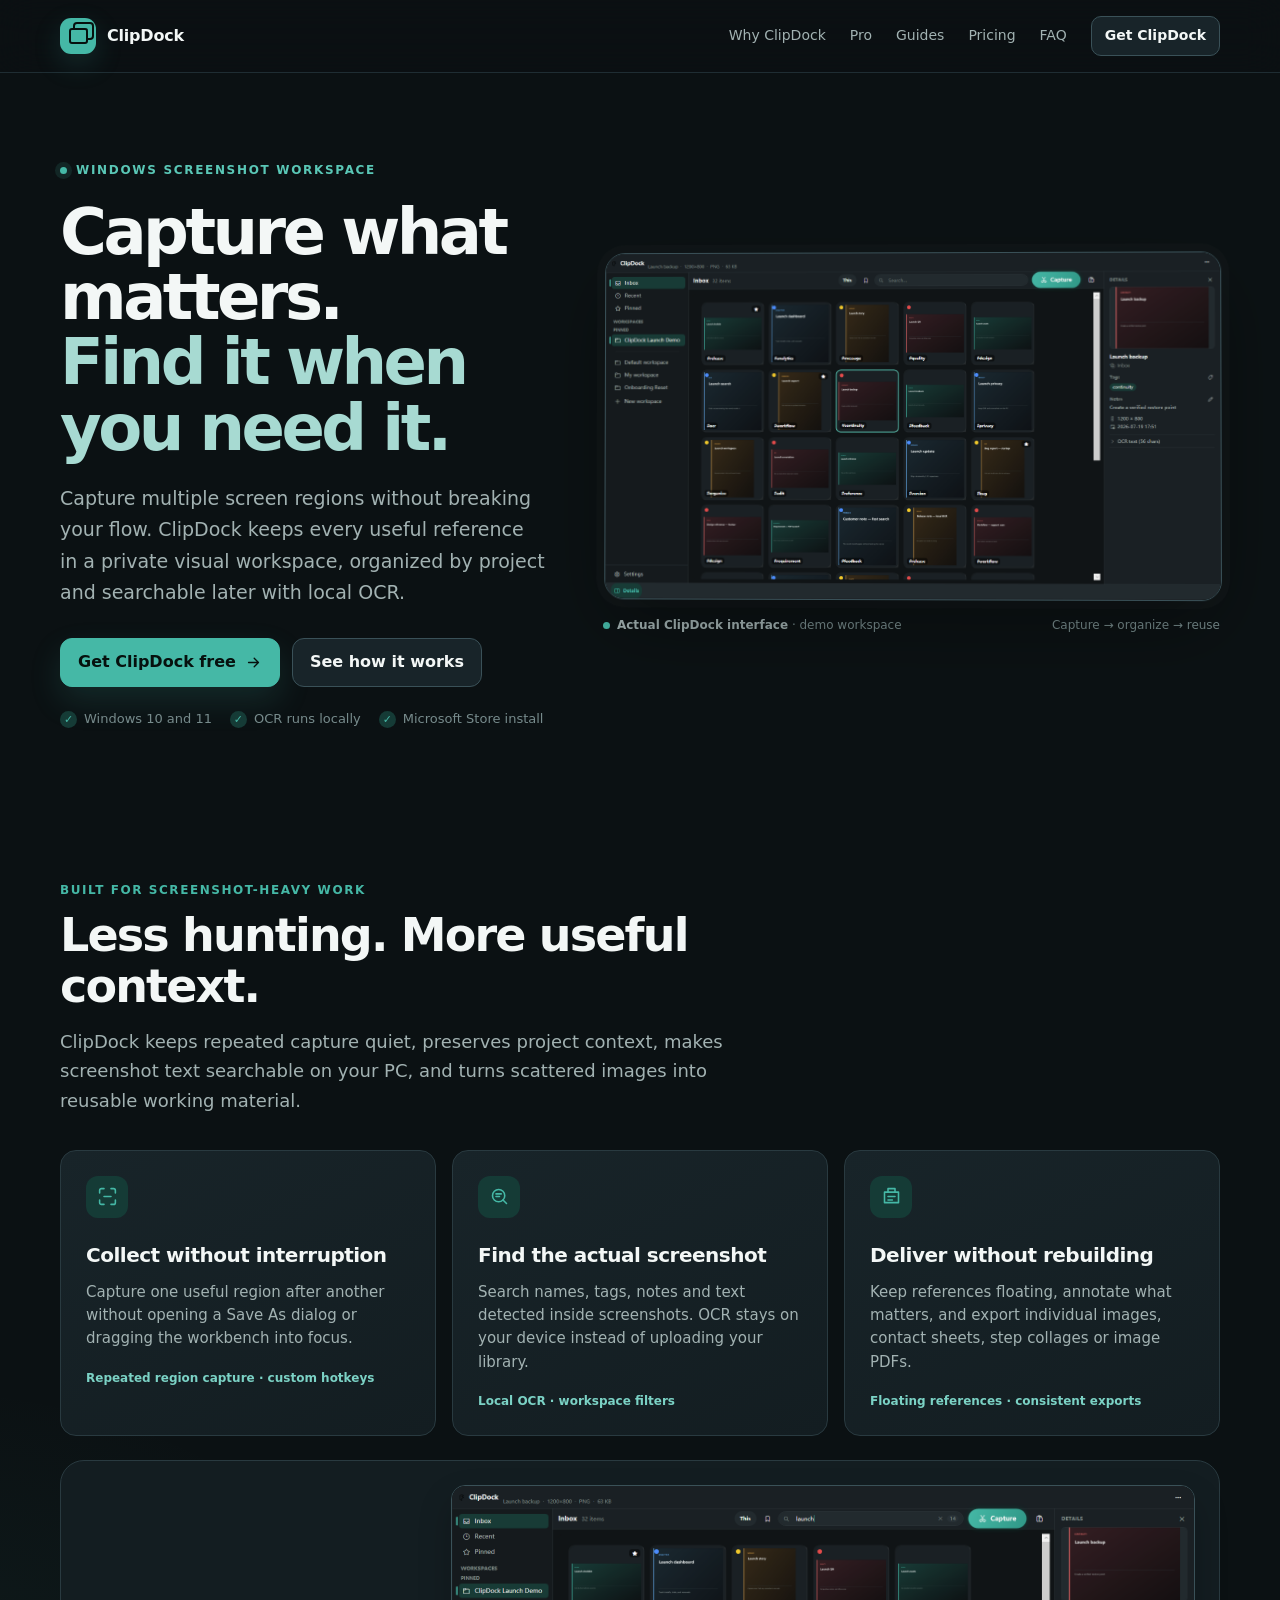
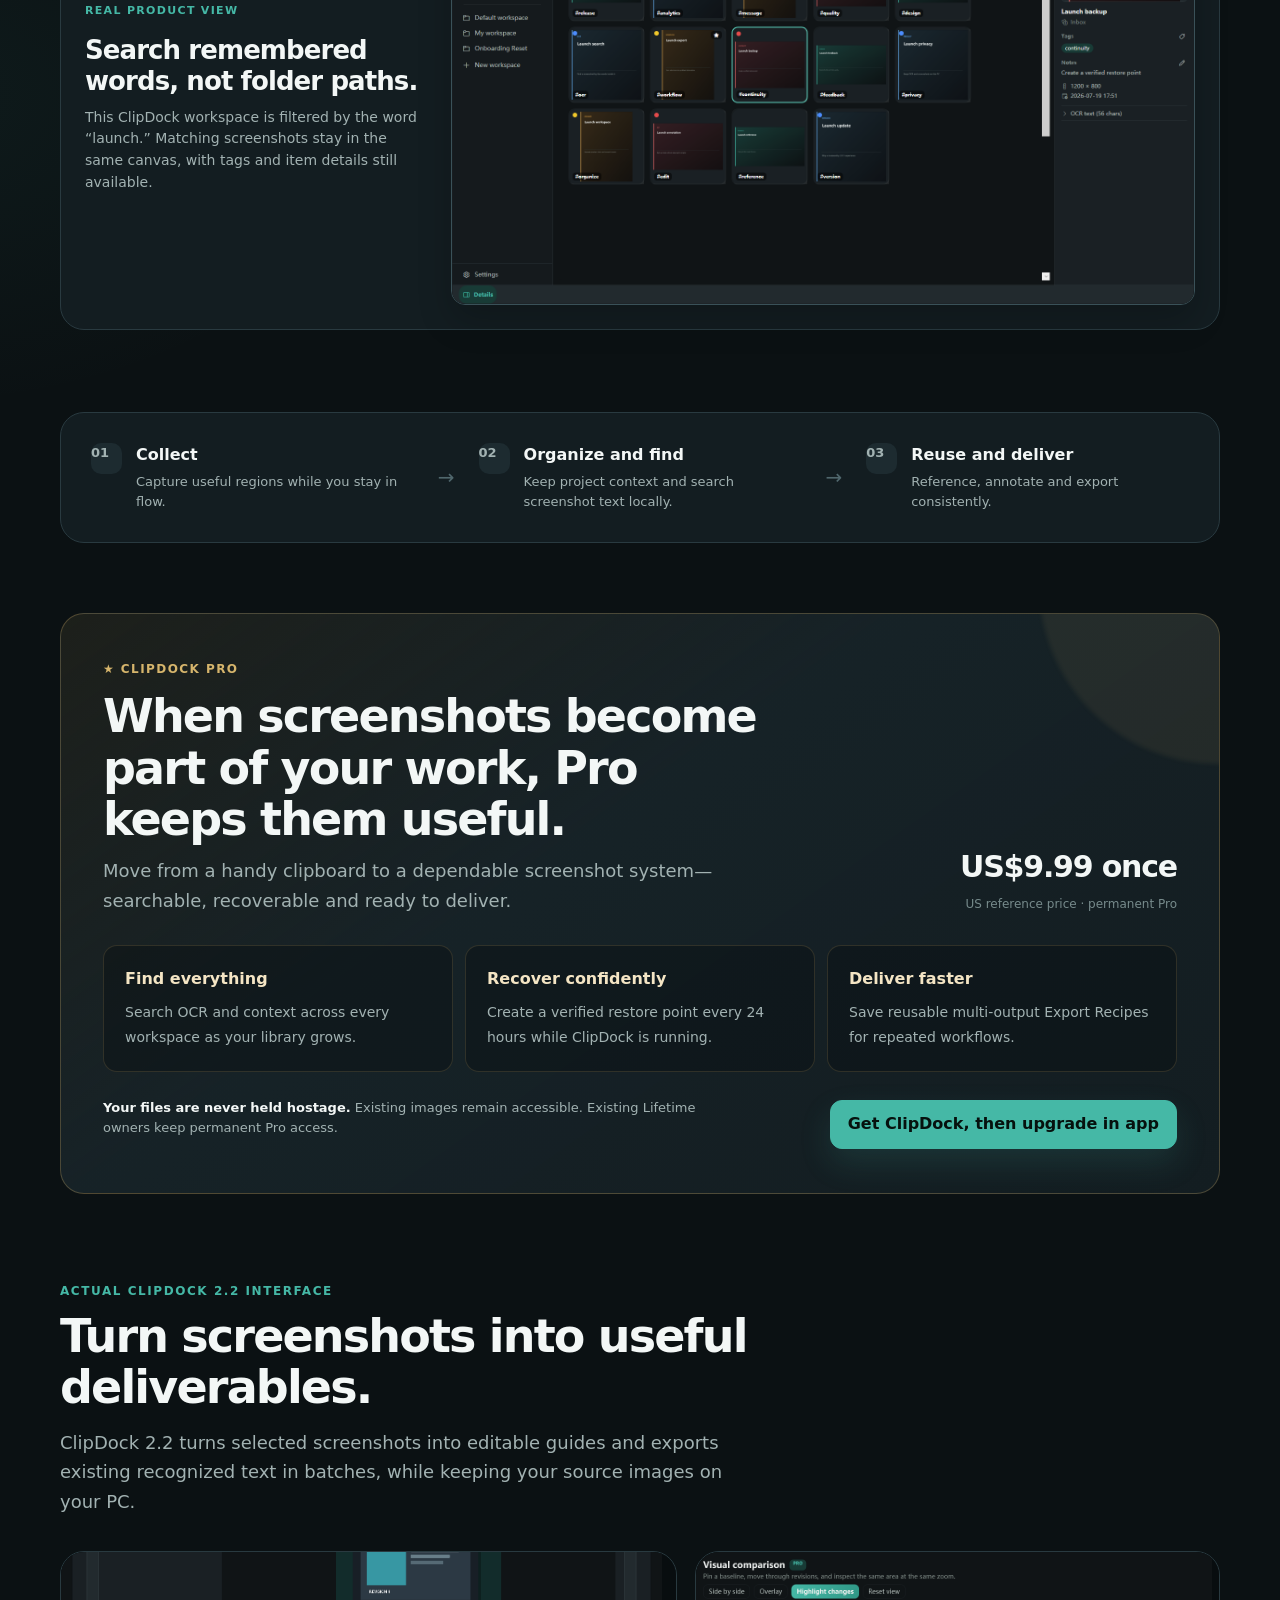
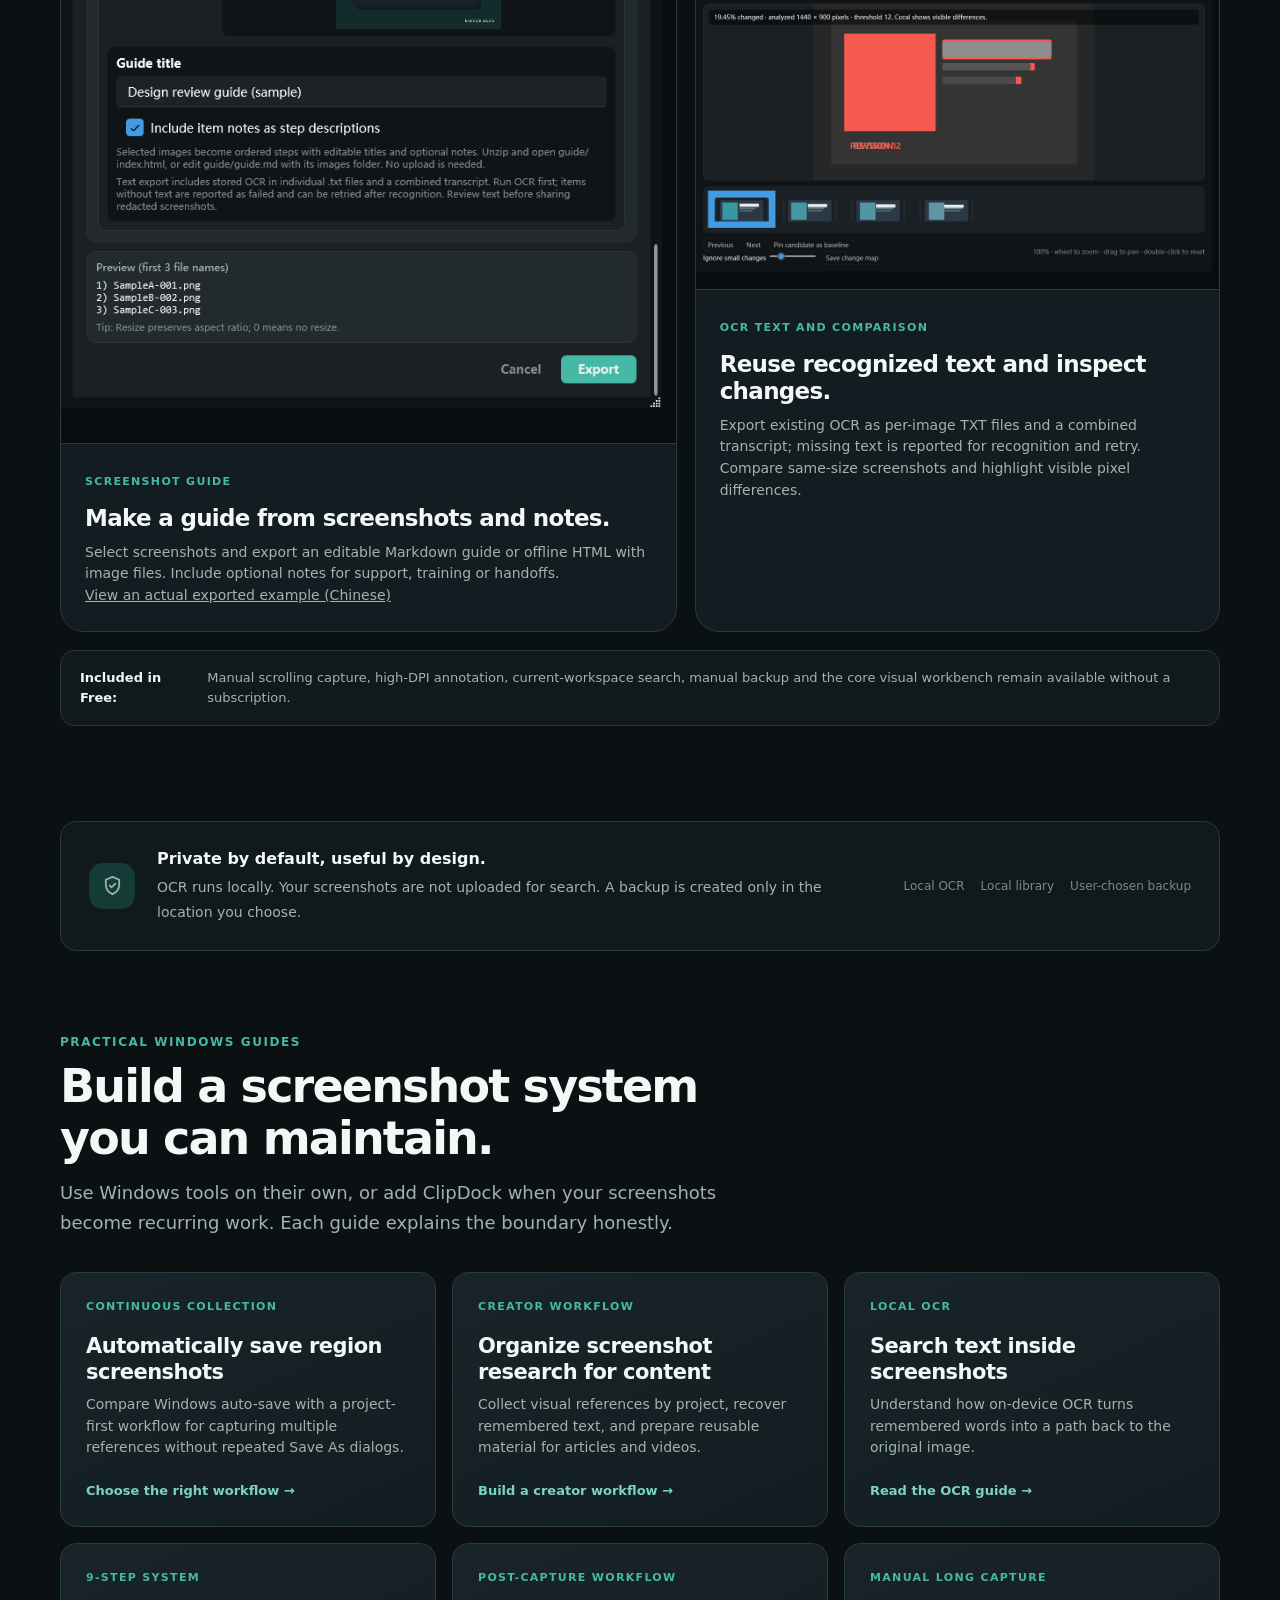
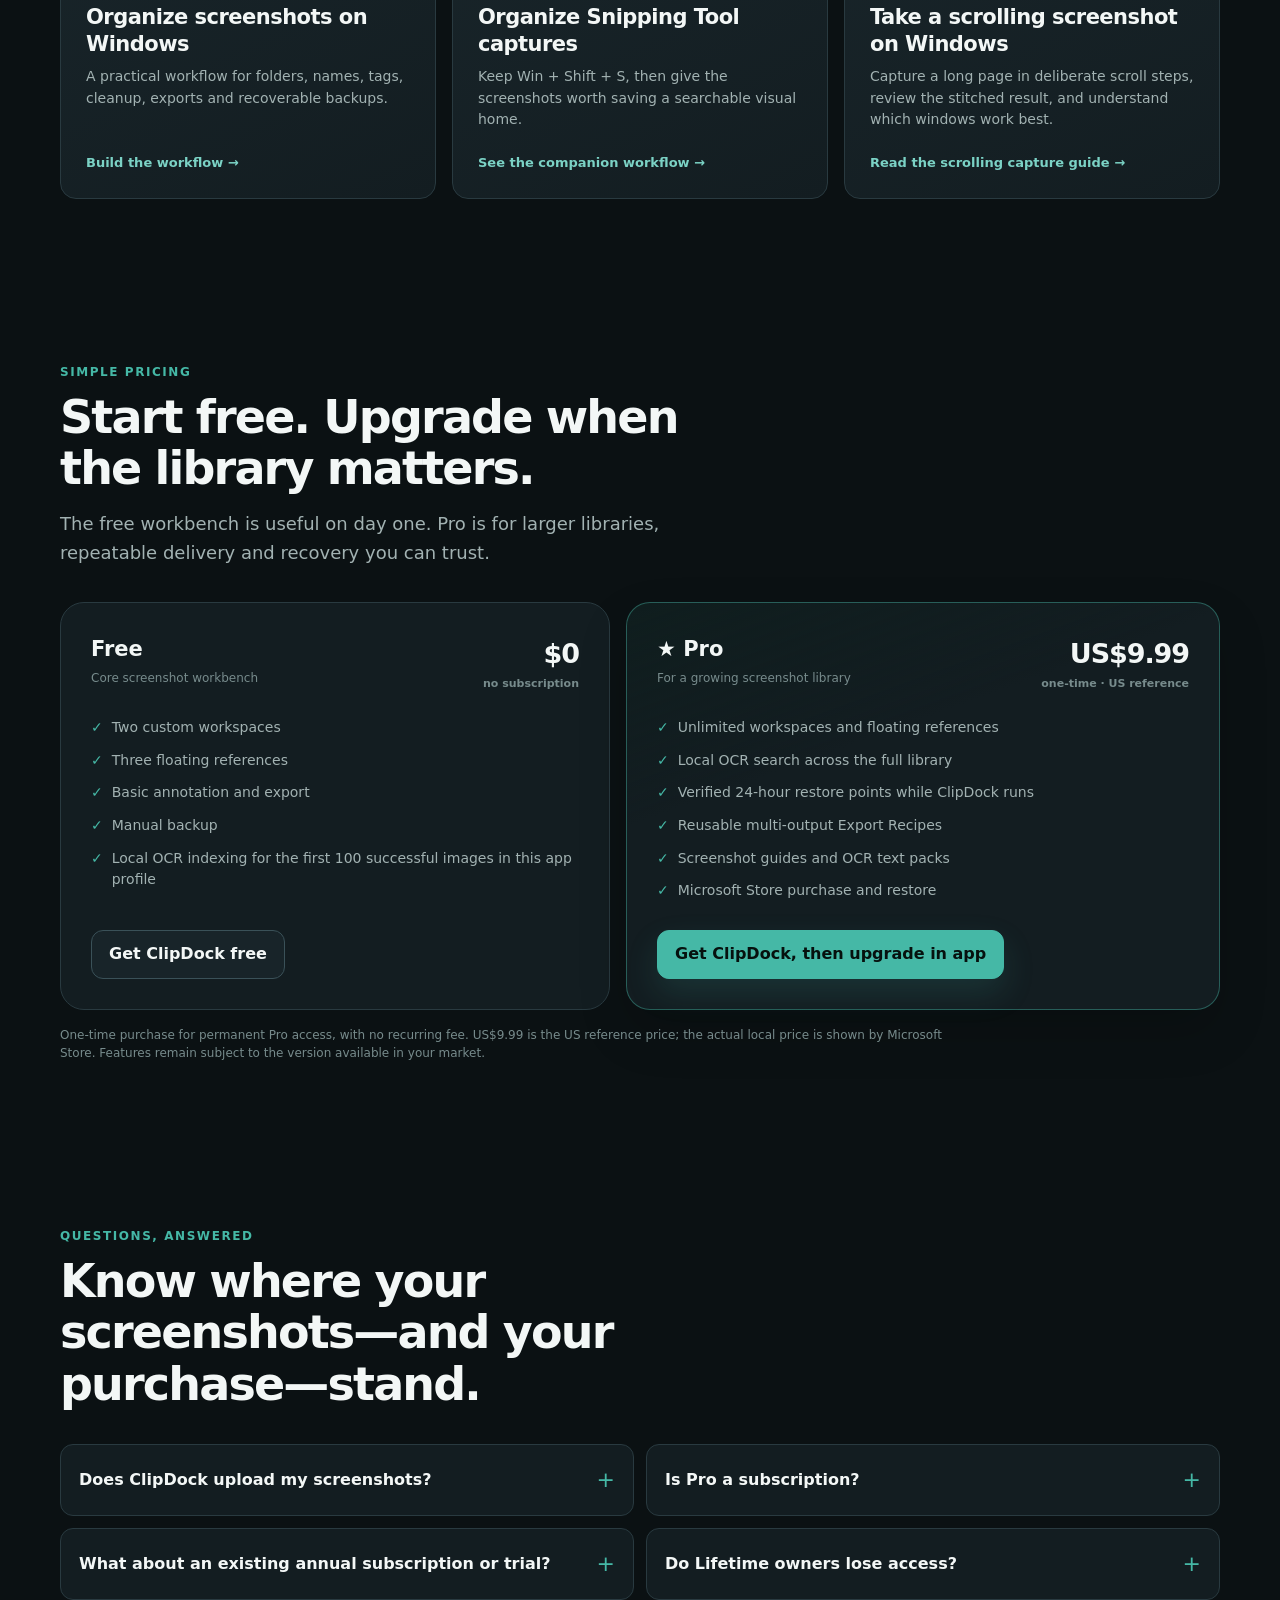
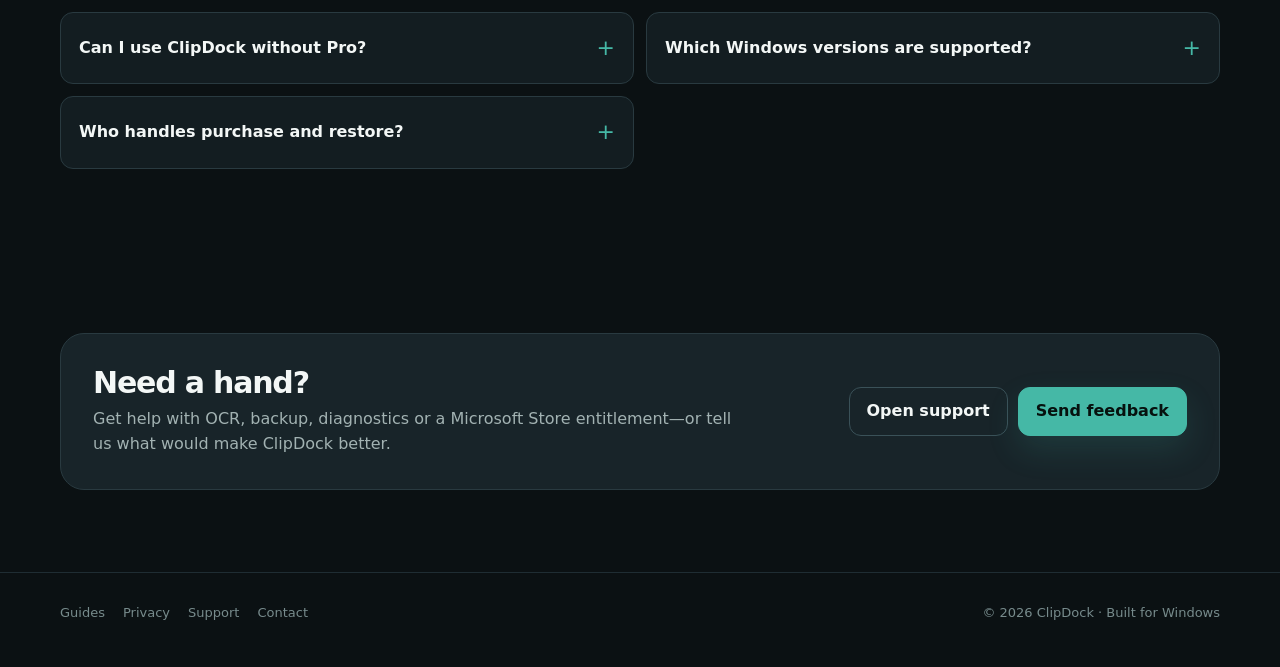
<file: index.html>
<!doctype html>
<html lang="en">
<head>
  <meta charset="utf-8" />
  <meta name="viewport" content="width=device-width,initial-scale=1" />
  <meta name="color-scheme" content="dark" />
  <meta name="theme-color" content="#0b1113" />
  <meta name="robots" content="index,follow,max-image-preview:large" />
  <meta name="description" content="Capture multiple screen regions without interrupting your work. ClipDock keeps screenshots organized in visual workspaces with private local OCR search on Windows." />
  <link rel="canonical" href="https://getclipdock.com/" />
  <link rel="icon" href="/favicon.svg" type="image/svg+xml" />
  <link rel="icon" href="/favicon-32.png" sizes="32x32" type="image/png" />
  <link rel="apple-touch-icon" href="/apple-touch-icon.png" />
  <link rel="manifest" href="/site.webmanifest" />
  <link rel="preload" as="image" href="/assets/product/clipdock-workspace-2.0.1.png" type="image/png" fetchpriority="high" />
  <meta property="og:type" content="website" />
  <meta property="og:site_name" content="ClipDock" />
  <meta property="og:locale" content="en_US" />
  <meta property="og:title" content="ClipDock — Searchable Screenshot Organizer for Windows" />
  <meta property="og:description" content="Capture references continuously, keep them organized by project, and find any screenshot later with private local OCR on Windows." />
  <meta property="og:url" content="https://getclipdock.com/" />
  <meta property="og:image" content="https://getclipdock.com/assets/og/clipdock-og.png" />
  <meta property="og:image:width" content="1200" />
  <meta property="og:image:height" content="630" />
  <meta property="og:image:alt" content="ClipDock workspace on Windows with tagged screenshot cards and the Details inspector open" />
  <meta name="twitter:card" content="summary_large_image" />
  <meta name="twitter:title" content="ClipDock — Searchable Screenshot Organizer for Windows" />
  <meta name="twitter:description" content="Capture references continuously, organize them by project, and find any screenshot later with local OCR on Windows." />
  <meta name="twitter:image" content="https://getclipdock.com/assets/og/clipdock-og.png" />
  <meta name="twitter:image:alt" content="ClipDock workspace on Windows with tagged screenshot cards and the Details inspector open" />
  <title>ClipDock — Searchable Screenshot Organizer for Windows</title>
  <style>
    :root{
      --bg:#0b1113;
      --bg-deep:#080d0f;
      --surface:#131d21;
      --surface-raised:#182429;
      --surface-high:#1d2b30;
      --border:#293a40;
      --border-strong:#3a5158;
      --text:#f3f7f6;
      --muted:#a2b2b2;
      --muted-2:#778b8c;
      --brand:#45b8a6;
      --brand-hover:#5ac7b6;
      --brand-soft:#153b36;
      --on-brand:#06110e;
      --pro:#d6b56c;
      --pro-soft:rgba(214,181,108,.12);
      --shadow:0 26px 80px rgba(0,0,0,.34);
      --radius-sm:10px;
      --radius-md:16px;
      --radius-lg:24px;
      --shell:1160px;
    }

    *{box-sizing:border-box}
    html{scroll-behavior:smooth}
    body{
      margin:0;
      min-width:320px;
      color:var(--text);
      background:
        radial-gradient(900px 520px at 78% -12%, rgba(69,184,166,.11), transparent 68%),
        radial-gradient(700px 440px at -8% 24%, rgba(69,184,166,.06), transparent 72%),
        var(--bg);
      font-family:Inter,ui-sans-serif,system-ui,-apple-system,"Segoe UI",Roboto,Arial,sans-serif;
      font-size:16px;
      line-height:1.55;
      -webkit-font-smoothing:antialiased;
    }

    a{color:inherit}
    button,a{ -webkit-tap-highlight-color:transparent }
    a:focus-visible,summary:focus-visible{
      outline:3px solid rgba(69,184,166,.55);
      outline-offset:3px;
      border-radius:8px;
    }
    .skipLink{
      position:fixed;left:16px;top:-60px;z-index:100;
      padding:10px 14px;border-radius:10px;
      background:var(--brand);color:var(--on-brand);font-weight:800;
      transition:top .18s ease;
    }
    .skipLink:focus{top:16px}
    .shell{width:min(var(--shell),calc(100% - 40px));margin-inline:auto}

    .siteHeader{
      position:sticky;top:0;z-index:50;
      border-bottom:1px solid rgba(41,58,64,.72);
      background:rgba(11,17,19,.82);
      backdrop-filter:blur(18px);
    }
    .headerInner{
      min-height:72px;display:flex;align-items:center;justify-content:space-between;gap:24px;
    }
    .brandLockup{display:inline-flex;align-items:center;gap:11px;text-decoration:none;font-weight:850;letter-spacing:-.2px}
    .brandMark{
      position:relative;display:grid;place-items:center;width:36px;height:36px;border-radius:11px;
      background:var(--brand);box-shadow:0 10px 28px rgba(69,184,166,.17);
    }
    .brandMark::before{
      content:"";width:15px;height:12px;border:2px solid var(--on-brand);border-radius:3px;
      box-shadow:5px -5px 0 -1px var(--brand),5px -5px 0 1px var(--on-brand);
    }
    .headerNav{display:flex;align-items:center;gap:24px;color:var(--muted);font-size:14px}
    .headerNav a{text-decoration:none;transition:color .16s ease}
    .headerNav a:hover{color:var(--text)}

    .button{
      display:inline-flex;align-items:center;justify-content:center;gap:9px;
      min-height:46px;padding:11px 17px;border:1px solid var(--border-strong);border-radius:12px;
      background:var(--surface-raised);color:var(--text);text-decoration:none;font-weight:800;
      transition:transform .16s ease,background .16s ease,border-color .16s ease,box-shadow .16s ease;
    }
    .button:hover{transform:translateY(-1px);background:var(--surface-high);border-color:#4c666d}
    .buttonPrimary{
      background:var(--brand);color:var(--on-brand);border-color:var(--brand);
      box-shadow:0 14px 32px rgba(69,184,166,.15);
    }
    .buttonPrimary:hover{background:var(--brand-hover);border-color:var(--brand-hover)}
    .buttonSmall{min-height:38px;padding:8px 13px;border-radius:10px;font-size:14px}
    .buttonIcon{width:17px;height:17px;stroke:currentColor;fill:none;stroke-width:1.9;stroke-linecap:round;stroke-linejoin:round}

    .hero{
      display:grid;grid-template-columns:minmax(0,.88fr) minmax(520px,1.12fr);
      align-items:center;gap:58px;padding-block:84px 70px;
    }
    .eyebrow{
      display:inline-flex;align-items:center;gap:9px;margin:0 0 20px;
      color:var(--brand-hover);font-size:12px;font-weight:850;letter-spacing:.14em;text-transform:uppercase;
    }
    .eyebrowDot{width:7px;height:7px;border-radius:50%;background:var(--brand);box-shadow:0 0 0 5px rgba(69,184,166,.12)}
    h1,h2,h3,p{margin-top:0}
    h1{margin-bottom:22px;font-size:clamp(44px,5vw,68px);line-height:1.02;letter-spacing:-.055em}
    h1 span{display:block;color:#a7dad2}
    .heroLead{max-width:590px;margin-bottom:0;color:var(--muted);font-size:19px;line-height:1.65}
    .heroActions{display:flex;align-items:center;gap:12px;flex-wrap:wrap;margin-top:30px}
    .trustList{display:flex;gap:18px;flex-wrap:wrap;margin:22px 0 0;padding:0;list-style:none;color:var(--muted-2);font-size:13px}
    .trustList li{display:flex;align-items:center;gap:7px}
    .trustCheck{display:grid;place-items:center;width:17px;height:17px;border-radius:50%;background:var(--brand-soft);color:var(--brand);font-size:11px;font-weight:900}

    .heroVisual{min-width:0}
    .productFrame{
      overflow:hidden;margin:0;border:1px solid var(--border-strong);border-radius:20px;
      background:var(--bg-deep);box-shadow:var(--shadow),0 0 0 8px rgba(255,255,255,.018);
      transform:perspective(1400px) rotateY(-1.4deg) rotateX(.7deg);
    }
    .productShot{display:block;width:100%}
    .productShot{height:auto;aspect-ratio:16/9;object-fit:cover;background:var(--bg-deep)}
    .visualCaption{display:flex;align-items:center;justify-content:space-between;gap:16px;margin-top:16px;color:var(--muted-2);font-size:12px}
    .visualCaption strong{color:var(--muted);font-weight:750}
    .captionPulse{display:inline-block;width:7px;height:7px;margin-right:7px;border-radius:50%;background:var(--brand)}

    .section{padding-block:82px}
    .sectionHead{max-width:700px;margin-bottom:34px}
    .kicker{margin-bottom:10px;color:var(--brand);font-size:12px;font-weight:850;letter-spacing:.13em;text-transform:uppercase}
    h2{margin-bottom:14px;font-size:clamp(32px,4vw,46px);line-height:1.12;letter-spacing:-.04em}
    .sectionLead{margin-bottom:0;color:var(--muted);font-size:18px;line-height:1.65}

    .outcomeGrid{display:grid;grid-template-columns:repeat(3,1fr);gap:16px}
    .outcomeCard{
      min-height:260px;padding:25px;border:1px solid var(--border);border-radius:var(--radius-md);
      background:linear-gradient(155deg,var(--surface-raised),var(--surface));
    }
    .iconTile{display:grid;place-items:center;width:42px;height:42px;border-radius:12px;background:var(--brand-soft);color:var(--brand)}
    .iconTile svg{width:21px;height:21px;fill:none;stroke:currentColor;stroke-width:1.8;stroke-linecap:round;stroke-linejoin:round}
    .outcomeCard h3{margin:22px 0 10px;font-size:20px;letter-spacing:-.025em}
    .outcomeCard p{margin:0;color:var(--muted);font-size:15px}
    .outcomeMeta{display:block;margin-top:18px;color:#7bd2c5;font-size:12px;font-weight:800}
    .featureProof{
      display:grid;grid-template-columns:minmax(240px,.62fr) minmax(520px,1.38fr);align-items:center;gap:32px;
      margin-top:24px;padding:24px;border:1px solid var(--border);border-radius:var(--radius-lg);background:var(--surface);
    }
    .featureProofCopy small{color:var(--brand);font-size:11px;font-weight:850;letter-spacing:.12em;text-transform:uppercase}
    .featureProofCopy h3{margin:14px 0 10px;font-size:26px;line-height:1.18;letter-spacing:-.035em}
    .featureProofCopy p{margin:0;color:var(--muted);font-size:14px}
    .proofFigure{overflow:hidden;margin:0;border:1px solid var(--border-strong);border-radius:14px;background:var(--bg-deep);box-shadow:0 16px 34px rgba(0,0,0,.2)}
    .proofFigure img{display:block;width:100%}
    .proofFigure img{height:auto;aspect-ratio:16/9;object-fit:cover}

    .workflowBand{
      display:grid;grid-template-columns:1fr auto 1fr auto 1fr;align-items:center;gap:24px;
      padding:30px;border:1px solid var(--border);border-radius:var(--radius-lg);background:var(--surface);
    }
    .workflowStep{display:flex;gap:14px;align-items:flex-start}
    .stepNumber{display:grid;flex:0 0 auto;place-items:center;width:31px;height:31px;border-radius:10px;background:var(--surface-high);color:var(--brand);font-size:12px;font-weight:900}
    .workflowStep strong{display:block;margin-bottom:4px}.workflowStep span{display:block;color:var(--muted);font-size:13px}
    .workflowArrow{color:#50676d;font-size:20px}

    .proSection{padding-block:70px 88px}
    .proPanel{
      position:relative;overflow:hidden;padding:42px;border:1px solid rgba(214,181,108,.28);border-radius:var(--radius-lg);
      background:linear-gradient(145deg,rgba(214,181,108,.09),rgba(24,36,41,.92) 42%,var(--surface));
    }
    .proPanel::after{content:"";position:absolute;width:360px;height:360px;right:-180px;top:-210px;border-radius:50%;background:rgba(214,181,108,.08);filter:blur(2px);pointer-events:none}
    .proTop{position:relative;z-index:1;display:flex;align-items:flex-end;justify-content:space-between;gap:28px;margin-bottom:30px}
    .proLabel{display:inline-flex;align-items:center;gap:8px;margin-bottom:13px;color:var(--pro);font-size:12px;font-weight:900;letter-spacing:.12em;text-transform:uppercase}
    .proPanel h2{max-width:680px;margin-bottom:10px}.proPanel .sectionLead{max-width:660px}
    .proPrice{text-align:right;white-space:nowrap}.proPrice strong{display:block;font-size:30px;letter-spacing:-.04em}.proPrice span{color:var(--muted-2);font-size:12px}
    .proGrid{position:relative;z-index:1;display:grid;grid-template-columns:repeat(3,1fr);gap:12px}
    .proCard{padding:21px;border:1px solid rgba(214,181,108,.16);border-radius:14px;background:rgba(8,13,15,.36)}
    .proCard strong{display:block;margin-bottom:8px;color:#f4e5c4}.proCard span{color:var(--muted);font-size:14px}
    .proBottom{position:relative;z-index:1;display:flex;align-items:center;justify-content:space-between;gap:20px;margin-top:26px}
    .proPromise{max-width:640px;color:var(--muted);font-size:13px}.proPromise b{color:var(--text)}

    .releaseSection{padding-top:0}
    .releaseGrid{display:grid;grid-template-columns:1.08fr .92fr;gap:18px}
    .releaseCard{overflow:hidden;border:1px solid var(--border);border-radius:var(--radius-lg);background:var(--surface)}
    .releaseFigure{margin:0;background:var(--bg-deep);border-bottom:1px solid var(--border)}
    .releaseFigure img{display:block;width:100%;height:auto}
    .releaseCopy{padding:24px}
    .releaseCopy small{color:var(--brand);font-size:11px;font-weight:850;letter-spacing:.12em;text-transform:uppercase}
    .releaseCopy h3{margin:12px 0 9px;font-size:23px;line-height:1.2;letter-spacing:-.03em}
    .releaseCopy p{margin:0;color:var(--muted);font-size:14px}
    .releaseNote{display:flex;align-items:flex-start;gap:11px;margin-top:18px;padding:17px 19px;border:1px solid var(--border);border-radius:14px;background:#10191c;color:var(--muted);font-size:13px}
    .releaseNote strong{color:var(--text)}

    .privacyStrip{display:grid;grid-template-columns:auto 1fr auto;align-items:center;gap:22px;padding:25px 28px;border:1px solid var(--border);border-radius:var(--radius-md);background:#10191c}
    .privacyIcon{display:grid;place-items:center;width:46px;height:46px;border-radius:14px;background:var(--brand-soft);color:var(--brand)}
    .privacyIcon svg{width:23px;height:23px;fill:none;stroke:currentColor;stroke-width:1.8;stroke-linecap:round;stroke-linejoin:round}
    .privacyStrip strong{display:block;margin-bottom:3px}.privacyStrip span{color:var(--muted);font-size:14px}
    .privacyFacts{display:flex;gap:16px;color:var(--muted-2);font-size:12px}.privacyFacts i{font-style:normal}

    .pricingGrid{display:grid;grid-template-columns:1fr 1.08fr;gap:16px}
    .priceCard{display:flex;flex-direction:column;min-height:390px;padding:30px;border:1px solid var(--border);border-radius:var(--radius-lg);background:var(--surface)}
    .priceCard.featured{border-color:rgba(69,184,166,.42);background:linear-gradient(160deg,rgba(69,184,166,.08),var(--surface) 36%);box-shadow:0 22px 50px rgba(0,0,0,.16)}
    .priceHead{display:flex;align-items:flex-start;justify-content:space-between;gap:20px}.priceName{font-size:21px;font-weight:850}.priceTag{margin-top:3px;color:var(--muted-2);font-size:12px}
    .priceAmount{text-align:right;font-size:27px;font-weight:900;letter-spacing:-.04em}.priceAmount small{display:block;color:var(--muted-2);font-size:11px;font-weight:600;letter-spacing:0}
    .featureList{display:grid;gap:11px;margin:25px 0 28px;padding:0;list-style:none;color:var(--muted);font-size:14px}
    .featureList li{display:flex;gap:9px}.featureList li::before{content:"✓";color:var(--brand);font-weight:900}
    .priceCard .button{margin-top:auto;align-self:flex-start}
    .pricingFine{max-width:900px;margin:16px 0 0;color:var(--muted-2);font-size:12px}

    .faqGrid{display:grid;grid-template-columns:1fr 1fr;gap:12px}
    details{border:1px solid var(--border);border-radius:13px;background:var(--surface);padding:0 18px}
    summary{display:flex;align-items:center;justify-content:space-between;gap:20px;padding:18px 0;cursor:pointer;font-weight:750;list-style:none}
    summary::-webkit-details-marker{display:none}
    summary::after{content:"+";color:var(--brand);font-size:22px;font-weight:400}
    details[open] summary::after{content:"−"}
    details p{margin:0 0 18px;color:var(--muted);font-size:14px}

    .guideGridHome{display:grid;grid-template-columns:repeat(3,1fr);gap:16px}
    .guideCardHome{display:flex;flex-direction:column;min-height:245px;padding:25px;border:1px solid var(--border);border-radius:var(--radius-md);background:linear-gradient(155deg,var(--surface-raised),var(--surface));text-decoration:none;transition:transform .16s ease,border-color .16s ease,background .16s ease}
    .guideCardHome:hover{transform:translateY(-2px);border-color:var(--border-strong);background:var(--surface-raised)}
    .guideCardHome small{color:var(--brand);font-size:11px;font-weight:850;letter-spacing:.12em;text-transform:uppercase}
    .guideCardHome h3{margin:18px 0 9px;font-size:21px;line-height:1.25;letter-spacing:-.025em}
    .guideCardHome p{margin:0;color:var(--muted);font-size:14px}
    .guideCardHome span{margin-top:auto;padding-top:22px;color:#7bd2c5;font-size:13px;font-weight:800}

    .supportPanel{display:flex;align-items:center;justify-content:space-between;gap:28px;padding:32px;border:1px solid var(--border);border-radius:var(--radius-lg);background:var(--surface-raised)}
    .supportPanel h2{margin-bottom:8px;font-size:30px}.supportPanel p{max-width:660px;margin:0;color:var(--muted)}
    .supportActions{display:flex;gap:10px;flex-wrap:wrap;justify-content:flex-end}

    footer{padding:30px 0 44px;border-top:1px solid rgba(41,58,64,.7);color:var(--muted-2);font-size:13px}
    .footerInner{display:flex;align-items:center;justify-content:space-between;gap:20px}
    .footerLinks{display:flex;gap:18px;flex-wrap:wrap}.footerLinks a{text-decoration:none}.footerLinks a:hover{color:var(--text)}

    @media (max-width:1050px){
      .hero{grid-template-columns:1fr;gap:46px;padding-top:66px}
      .heroCopy{max-width:760px}
      .heroVisual{max-width:760px}
      .outcomeGrid{grid-template-columns:1fr 1fr}.outcomeCard:last-child{grid-column:1/-1;min-height:auto}
      .featureProof{grid-template-columns:1fr}.featureProofCopy{max-width:660px}
      .guideGridHome{grid-template-columns:1fr 1fr}
    }
    @media (max-width:820px){
      .headerNav a:not(.headerStore){display:none}
      .section{padding-block:64px}
      .workflowBand{grid-template-columns:1fr;gap:18px}.workflowArrow{display:none}
      .proTop,.proBottom{align-items:flex-start;flex-direction:column}.proPrice{text-align:left}
      .proGrid{grid-template-columns:1fr}
      .releaseGrid{grid-template-columns:1fr}
      .privacyStrip{grid-template-columns:auto 1fr}.privacyFacts{grid-column:2;flex-wrap:wrap}
      .pricingGrid,.faqGrid{grid-template-columns:1fr}
      .guideGridHome{grid-template-columns:1fr}
      .priceCard{min-height:auto}
      .supportPanel{align-items:flex-start;flex-direction:column}.supportActions{justify-content:flex-start}
    }
    @media (max-width:620px){
      .shell{width:min(100% - 28px,var(--shell))}
      .headerInner{min-height:64px}.headerNav{gap:10px}.headerStore{padding-inline:11px}
      .hero{padding-block:52px 54px;gap:36px}
      h1{font-size:clamp(39px,13vw,54px)}
      .heroLead{font-size:17px}.heroActions{align-items:stretch;flex-direction:column}.heroActions .button{width:100%}
      .trustList{align-items:flex-start;flex-direction:column;gap:9px}
      .productFrame{transform:none;border-radius:15px}
      .visualCaption{align-items:flex-start;flex-direction:column;gap:5px}
      .outcomeGrid{grid-template-columns:1fr}.outcomeCard:last-child{grid-column:auto}.outcomeCard{min-height:auto}
      .featureProof{padding:18px}.featureProofCopy h3{font-size:23px}
      .proPanel{padding:27px 21px}.proPanel h2{font-size:34px}.proPrice strong{font-size:26px}
      .privacyStrip{grid-template-columns:1fr}.privacyFacts{grid-column:auto}.privacyIcon{width:40px;height:40px}
      .priceCard{padding:23px}.priceHead{align-items:flex-start;flex-direction:column}.priceAmount{text-align:left}
      .supportPanel{padding:24px}.supportActions,.supportActions .button{width:100%}
      .footerInner{align-items:flex-start;flex-direction:column}
    }
    @media (max-width:420px){
      .brandLockup{font-size:15px}.headerStore{font-size:12px}
      .proPanel,.supportPanel{border-radius:18px}
    }
    @media (prefers-reduced-motion:reduce){
      html{scroll-behavior:auto}.button,.skipLink{transition:none}.button:hover{transform:none}
    }
  </style>
  <script type="application/ld+json">
  {
    "@context":"https://schema.org",
    "@type":"SoftwareApplication",
    "name":"ClipDock",
    "applicationCategory":"UtilitiesApplication",
    "operatingSystem":"Windows 10, Windows 11",
    "description":"A private Windows screenshot workspace for continuous region capture, project organization, local OCR retrieval and reusable exports.",
    "url":"https://getclipdock.com/",
    "image":"https://getclipdock.com/assets/og/clipdock-og.png",
    "downloadUrl":"https://apps.microsoft.com/detail/9NG4M120496J",
    "offers":{"@type":"Offer","price":"0","priceCurrency":"USD"}
  }
  </script>
</head>
<body>
  <a class="skipLink" href="#main">Skip to content</a>

  <header class="siteHeader">
    <div class="shell headerInner">
      <a class="brandLockup" href="/" aria-label="ClipDock home">
        <span class="brandMark" aria-hidden="true"></span>
        <span>ClipDock</span>
      </a>
      <nav class="headerNav" aria-label="Primary navigation">
        <a href="#features">Why ClipDock</a>
        <a href="#pro">Pro</a>
        <a href="#guides">Guides</a>
        <a href="#pricing">Pricing</a>
        <a href="#faq">FAQ</a>
        <a class="button buttonSmall headerStore" href="https://apps.microsoft.com/detail/9NG4M120496J?cid=clipdock_website_header" target="_blank" rel="noopener noreferrer">Get ClipDock</a>
      </nav>
    </div>
  </header>

  <main id="main">
    <section class="shell hero" aria-labelledby="hero-title">
      <div class="heroCopy">
        <p class="eyebrow"><span class="eyebrowDot" aria-hidden="true"></span>Windows screenshot workspace</p>
        <h1 id="hero-title">Capture what matters.<span>Find it when you need it.</span></h1>
        <p class="heroLead">Capture multiple screen regions without breaking your flow. ClipDock keeps every useful reference in a private visual workspace, organized by project and searchable later with local OCR.</p>
        <div class="heroActions">
          <a class="button buttonPrimary" href="https://apps.microsoft.com/detail/9NG4M120496J?cid=clipdock_website_hero_v2" target="_blank" rel="noopener noreferrer">
            Get ClipDock free
            <svg class="buttonIcon" viewBox="0 0 24 24" aria-hidden="true"><path d="M5 12h14M13 6l6 6-6 6"/></svg>
          </a>
          <a class="button" href="#features">See how it works</a>
        </div>
        <ul class="trustList" aria-label="Product assurances">
          <li><span class="trustCheck">✓</span>Windows 10 and 11</li>
          <li><span class="trustCheck">✓</span>OCR runs locally</li>
          <li><span class="trustCheck">✓</span>Microsoft Store install</li>
        </ul>
      </div>

      <div class="heroVisual">
        <figure class="productFrame">
          <img class="productShot" src="/assets/product/clipdock-workspace-2.0.1.png" width="1600" height="900" fetchpriority="high" decoding="async" alt="ClipDock on Windows showing a 32-item launch workspace with tagged screenshot cards and the Details inspector open" />
        </figure>
        <div class="visualCaption">
          <span><span class="captionPulse"></span><strong>Actual ClipDock interface</strong> · demo workspace</span>
          <span>Capture → organize → reuse</span>
        </div>
      </div>
    </section>

    <section id="features" class="shell section" aria-labelledby="features-title">
      <div class="sectionHead">
        <p class="kicker">Built for screenshot-heavy work</p>
        <h2 id="features-title">Less hunting. More useful context.</h2>
        <p class="sectionLead">ClipDock keeps repeated capture quiet, preserves project context, makes screenshot text searchable on your PC, and turns scattered images into reusable working material.</p>
      </div>
      <div class="outcomeGrid">
        <article class="outcomeCard">
          <span class="iconTile" aria-hidden="true"><svg viewBox="0 0 24 24"><path d="M8 3H5a2 2 0 0 0-2 2v3M16 3h3a2 2 0 0 1 2 2v3M8 21H5a2 2 0 0 1-2-2v-3M16 21h3a2 2 0 0 0 2-2v-3M8 12h8"/></svg></span>
          <h3>Collect without interruption</h3>
          <p>Capture one useful region after another without opening a Save As dialog or dragging the workbench into focus.</p>
          <span class="outcomeMeta">Repeated region capture · custom hotkeys</span>
        </article>
        <article class="outcomeCard">
          <span class="iconTile" aria-hidden="true"><svg viewBox="0 0 24 24"><circle cx="11" cy="11" r="7"/><path d="m20 20-4-4M8 9h6M8 12h4"/></svg></span>
          <h3>Find the actual screenshot</h3>
          <p>Search names, tags, notes and text detected inside screenshots. OCR stays on your device instead of uploading your library.</p>
          <span class="outcomeMeta">Local OCR · workspace filters</span>
        </article>
        <article class="outcomeCard">
          <span class="iconTile" aria-hidden="true"><svg viewBox="0 0 24 24"><path d="M4 7h16v12H4zM8 3h8v4H8zM8 12h8M8 16h5"/></svg></span>
          <h3>Deliver without rebuilding</h3>
          <p>Keep references floating, annotate what matters, and export individual images, contact sheets, step collages or image PDFs.</p>
          <span class="outcomeMeta">Floating references · consistent exports</span>
        </article>
      </div>
      <div class="featureProof">
        <div class="featureProofCopy">
          <small>Real product view</small>
          <h3>Search remembered words, not folder paths.</h3>
          <p>This ClipDock workspace is filtered by the word “launch.” Matching screenshots stay in the same canvas, with tags and item details still available.</p>
        </div>
        <figure class="proofFigure">
          <img src="/assets/product/clipdock-ocr-search-2.0.1.png" width="1600" height="900" loading="lazy" decoding="async" alt="ClipDock local OCR search for launch showing 14 matching screenshots while keeping the Details inspector open" />
        </figure>
      </div>
    </section>

    <section class="shell" aria-label="ClipDock workflow">
      <div class="workflowBand">
        <div class="workflowStep"><span class="stepNumber">01</span><div><strong>Collect</strong><span>Capture useful regions while you stay in flow.</span></div></div>
        <span class="workflowArrow" aria-hidden="true">→</span>
        <div class="workflowStep"><span class="stepNumber">02</span><div><strong>Organize and find</strong><span>Keep project context and search screenshot text locally.</span></div></div>
        <span class="workflowArrow" aria-hidden="true">→</span>
        <div class="workflowStep"><span class="stepNumber">03</span><div><strong>Reuse and deliver</strong><span>Reference, annotate and export consistently.</span></div></div>
      </div>
    </section>

    <section id="pro" class="shell proSection" aria-labelledby="pro-title">
      <div class="proPanel">
        <div class="proTop">
          <div>
            <p class="proLabel">★ ClipDock Pro</p>
            <h2 id="pro-title">When screenshots become part of your work, Pro keeps them useful.</h2>
            <p class="sectionLead">Move from a handy clipboard to a dependable screenshot system—searchable, recoverable and ready to deliver.</p>
          </div>
          <div class="proPrice"><strong>US$9.99 once</strong><span>US reference price · permanent Pro</span></div>
        </div>
        <div class="proGrid">
          <div class="proCard"><strong>Find everything</strong><span>Search OCR and context across every workspace as your library grows.</span></div>
          <div class="proCard"><strong>Recover confidently</strong><span>Create a verified restore point every 24 hours while ClipDock is running.</span></div>
          <div class="proCard"><strong>Deliver faster</strong><span>Save reusable multi-output Export Recipes for repeated workflows.</span></div>
        </div>
        <div class="proBottom">
          <p class="proPromise"><b>Your files are never held hostage.</b> Existing images remain accessible. Existing Lifetime owners keep permanent Pro access.</p>
          <a class="button buttonPrimary" href="https://apps.microsoft.com/detail/9NG4M120496J?cid=clipdock_website_pro_v2" target="_blank" rel="noopener noreferrer">Get ClipDock, then upgrade in app</a>
        </div>
      </div>
    </section>

    <section class="shell section releaseSection" aria-labelledby="release-title">
      <div class="sectionHead">
        <p class="kicker">Actual ClipDock 2.2 interface</p>
        <h2 id="release-title">Turn screenshots into useful deliverables.</h2>
        <p class="sectionLead">ClipDock 2.2 turns selected screenshots into editable guides and exports existing recognized text in batches, while keeping your source images on your PC.</p>
      </div>
      <div class="releaseGrid">
        <article class="releaseCard">
          <figure class="releaseFigure">
            <img src="/assets/product/clipdock-guide-export-2.2.png" width="820" height="600" loading="lazy" decoding="async" alt="Actual ClipDock 2.2 export dialog showing the screenshot guide settings" />
          </figure>
          <div class="releaseCopy"><small>Screenshot guide</small><h3>Make a guide from screenshots and notes.</h3><p>Select screenshots and export an editable Markdown guide or offline HTML with image files. Include optional notes for support, training or handoffs.</p><p><a href="/assets/examples/guide/index.html">View an actual exported example (Chinese)</a></p></div>
        </article>
        <article class="releaseCard">
          <figure class="releaseFigure">
            <img src="/assets/product/clipdock-compare-2.2.png" width="700" height="560" loading="lazy" decoding="async" alt="Actual ClipDock 2.2 visual comparison showing screenshot differences" />
          </figure>
          <div class="releaseCopy"><small>OCR text and comparison</small><h3>Reuse recognized text and inspect changes.</h3><p>Export existing OCR as per-image TXT files and a combined transcript; missing text is reported for recognition and retry. Compare same-size screenshots and highlight visible pixel differences.</p></div>
        </article>
      </div>
      <p class="releaseNote"><strong>Included in Free:</strong><span>Manual scrolling capture, high-DPI annotation, current-workspace search, manual backup and the core visual workbench remain available without a subscription.</span></p>
    </section>

    <section class="shell" aria-label="Privacy promise">
      <div class="privacyStrip">
        <span class="privacyIcon" aria-hidden="true"><svg viewBox="0 0 24 24"><path d="M12 3 5 6v5c0 4.6 2.8 8.2 7 10 4.2-1.8 7-5.4 7-10V6zM9 12l2 2 4-4"/></svg></span>
        <div><strong>Private by default, useful by design.</strong><span>OCR runs locally. Your screenshots are not uploaded for search. A backup is created only in the location you choose.</span></div>
        <div class="privacyFacts"><i>Local OCR</i><i>Local library</i><i>User-chosen backup</i></div>
      </div>
    </section>

    <section id="guides" class="shell section" aria-labelledby="guides-title">
      <div class="sectionHead">
        <p class="kicker">Practical Windows guides</p>
        <h2 id="guides-title">Build a screenshot system you can maintain.</h2>
        <p class="sectionLead">Use Windows tools on their own, or add ClipDock when your screenshots become recurring work. Each guide explains the boundary honestly.</p>
      </div>
      <div class="guideGridHome">
        <a class="guideCardHome" href="/automatically-save-region-screenshots-windows.html"><small>Continuous collection</small><h3>Automatically save region screenshots</h3><p>Compare Windows auto-save with a project-first workflow for capturing multiple references without repeated Save As dialogs.</p><span>Choose the right workflow →</span></a>
        <a class="guideCardHome" href="/screenshot-organizer-content-creators.html"><small>Creator workflow</small><h3>Organize screenshot research for content</h3><p>Collect visual references by project, recover remembered text, and prepare reusable material for articles and videos.</p><span>Build a creator workflow →</span></a>
        <a class="guideCardHome" href="/search-text-in-screenshots-windows.html"><small>Local OCR</small><h3>Search text inside screenshots</h3><p>Understand how on-device OCR turns remembered words into a path back to the original image.</p><span>Read the OCR guide →</span></a>
        <a class="guideCardHome" href="/how-to-organize-screenshots-on-windows.html"><small>9-step system</small><h3>Organize screenshots on Windows</h3><p>A practical workflow for folders, names, tags, cleanup, exports and recoverable backups.</p><span>Build the workflow →</span></a>
        <a class="guideCardHome" href="/organize-snipping-tool-screenshots.html"><small>Post-capture workflow</small><h3>Organize Snipping Tool captures</h3><p>Keep Win + Shift + S, then give the screenshots worth saving a searchable visual home.</p><span>See the companion workflow →</span></a>
        <a class="guideCardHome" href="/scrolling-screenshot-windows.html"><small>Manual long capture</small><h3>Take a scrolling screenshot on Windows</h3><p>Capture a long page in deliberate scroll steps, review the stitched result, and understand which windows work best.</p><span>Read the scrolling capture guide →</span></a>
      </div>
    </section>

    <section id="pricing" class="shell section" aria-labelledby="pricing-title">
      <div class="sectionHead">
        <p class="kicker">Simple pricing</p>
        <h2 id="pricing-title">Start free. Upgrade when the library matters.</h2>
        <p class="sectionLead">The free workbench is useful on day one. Pro is for larger libraries, repeatable delivery and recovery you can trust.</p>
      </div>
      <div class="pricingGrid">
        <article class="priceCard">
          <div class="priceHead"><div><div class="priceName">Free</div><div class="priceTag">Core screenshot workbench</div></div><div class="priceAmount">$0<small>no subscription</small></div></div>
          <ul class="featureList">
            <li>Two custom workspaces</li>
            <li>Three floating references</li>
            <li>Basic annotation and export</li>
            <li>Manual backup</li>
            <li>Local OCR indexing for the first 100 successful images in this app profile</li>
          </ul>
          <a class="button" href="https://apps.microsoft.com/detail/9NG4M120496J?cid=clipdock_website_free_v2" target="_blank" rel="noopener noreferrer">Get ClipDock free</a>
        </article>
        <article class="priceCard featured">
          <div class="priceHead"><div><div class="priceName">★ Pro</div><div class="priceTag">For a growing screenshot library</div></div><div class="priceAmount">US$9.99<small>one-time · US reference</small></div></div>
          <ul class="featureList">
            <li>Unlimited workspaces and floating references</li>
            <li>Local OCR search across the full library</li>
            <li>Verified 24-hour restore points while ClipDock runs</li>
            <li>Reusable multi-output Export Recipes</li>
            <li>Screenshot guides and OCR text packs</li>
            <li>Microsoft Store purchase and restore</li>
          </ul>
          <a class="button buttonPrimary" href="https://apps.microsoft.com/detail/9NG4M120496J?cid=clipdock_website_pricing_v2" target="_blank" rel="noopener noreferrer">Get ClipDock, then upgrade in app</a>
        </article>
      </div>
      <p class="pricingFine">One-time purchase for permanent Pro access, with no recurring fee. US$9.99 is the US reference price; the actual local price is shown by Microsoft Store. Features remain subject to the version available in your market.</p>
    </section>

    <section id="faq" class="shell section" aria-labelledby="faq-title">
      <div class="sectionHead">
        <p class="kicker">Questions, answered</p>
        <h2 id="faq-title">Know where your screenshots—and your purchase—stand.</h2>
      </div>
      <div class="faqGrid">
        <details><summary>Does ClipDock upload my screenshots?</summary><p>No for normal capture and search. Your library stays local and OCR runs on your PC. Backups go only to a location you explicitly choose.</p></details>
        <details><summary>Is Pro a subscription?</summary><p>New Pro purchases are a one-time purchase for permanent access. The local price is shown in Microsoft Store.</p></details>
        <details><summary>What about an existing annual subscription or trial?</summary><p>Existing annual and trial licenses continue to be recognized for their Store-valid period. Annual is no longer offered to new customers; stopping acquisition also stops subscription renewals. Paid access lasts until the Store expiry. These licenses do not automatically become lifetime licenses. Existing images, manual backup, restore and basic export remain accessible after expiry.</p></details>
        <details><summary>Do Lifetime owners lose access?</summary><p>No. Existing Lifetime owners keep permanent Pro access and can restore that entitlement through Microsoft Store.</p></details>
        <details><summary>Can I use ClipDock without Pro?</summary><p>Yes. Free includes the core workbench, two custom workspaces, three floating references, basic annotation/export, manual backup and local OCR indexing for the first 100 successful images in this app profile.</p></details>
        <details><summary>Which Windows versions are supported?</summary><p>ClipDock is built for Windows 10 and Windows 11 and installs through Microsoft Store.</p></details>
        <details><summary>Who handles purchase and restore?</summary><p>Microsoft Store handles the purchase, local pricing and entitlement restore. Sign in with the purchasing account and use Settings → Pro → Refresh entitlements.</p></details>
      </div>
    </section>

    <section id="support" class="shell section" aria-labelledby="support-title">
      <div class="supportPanel">
        <div><h2 id="support-title">Need a hand?</h2><p>Get help with OCR, backup, diagnostics or a Microsoft Store entitlement—or tell us what would make ClipDock better.</p></div>
        <div class="supportActions">
          <a class="button" href="support.html">Open support</a>
          <a class="button buttonPrimary" href="https://forms.office.com/r/xg2vda9q4z" target="_blank" rel="noopener noreferrer">Send feedback</a>
        </div>
      </div>
    </section>
  </main>

  <footer>
    <div class="shell footerInner">
      <div class="footerLinks"><a href="/#guides">Guides</a><a href="privacy.html">Privacy</a><a href="support.html">Support</a><a href="mailto:limingjin777@gmail.com">Contact</a></div>
      <div>© 2026 ClipDock · Built for Windows</div>
    </div>
  </footer>
</body>
</html>
</file>
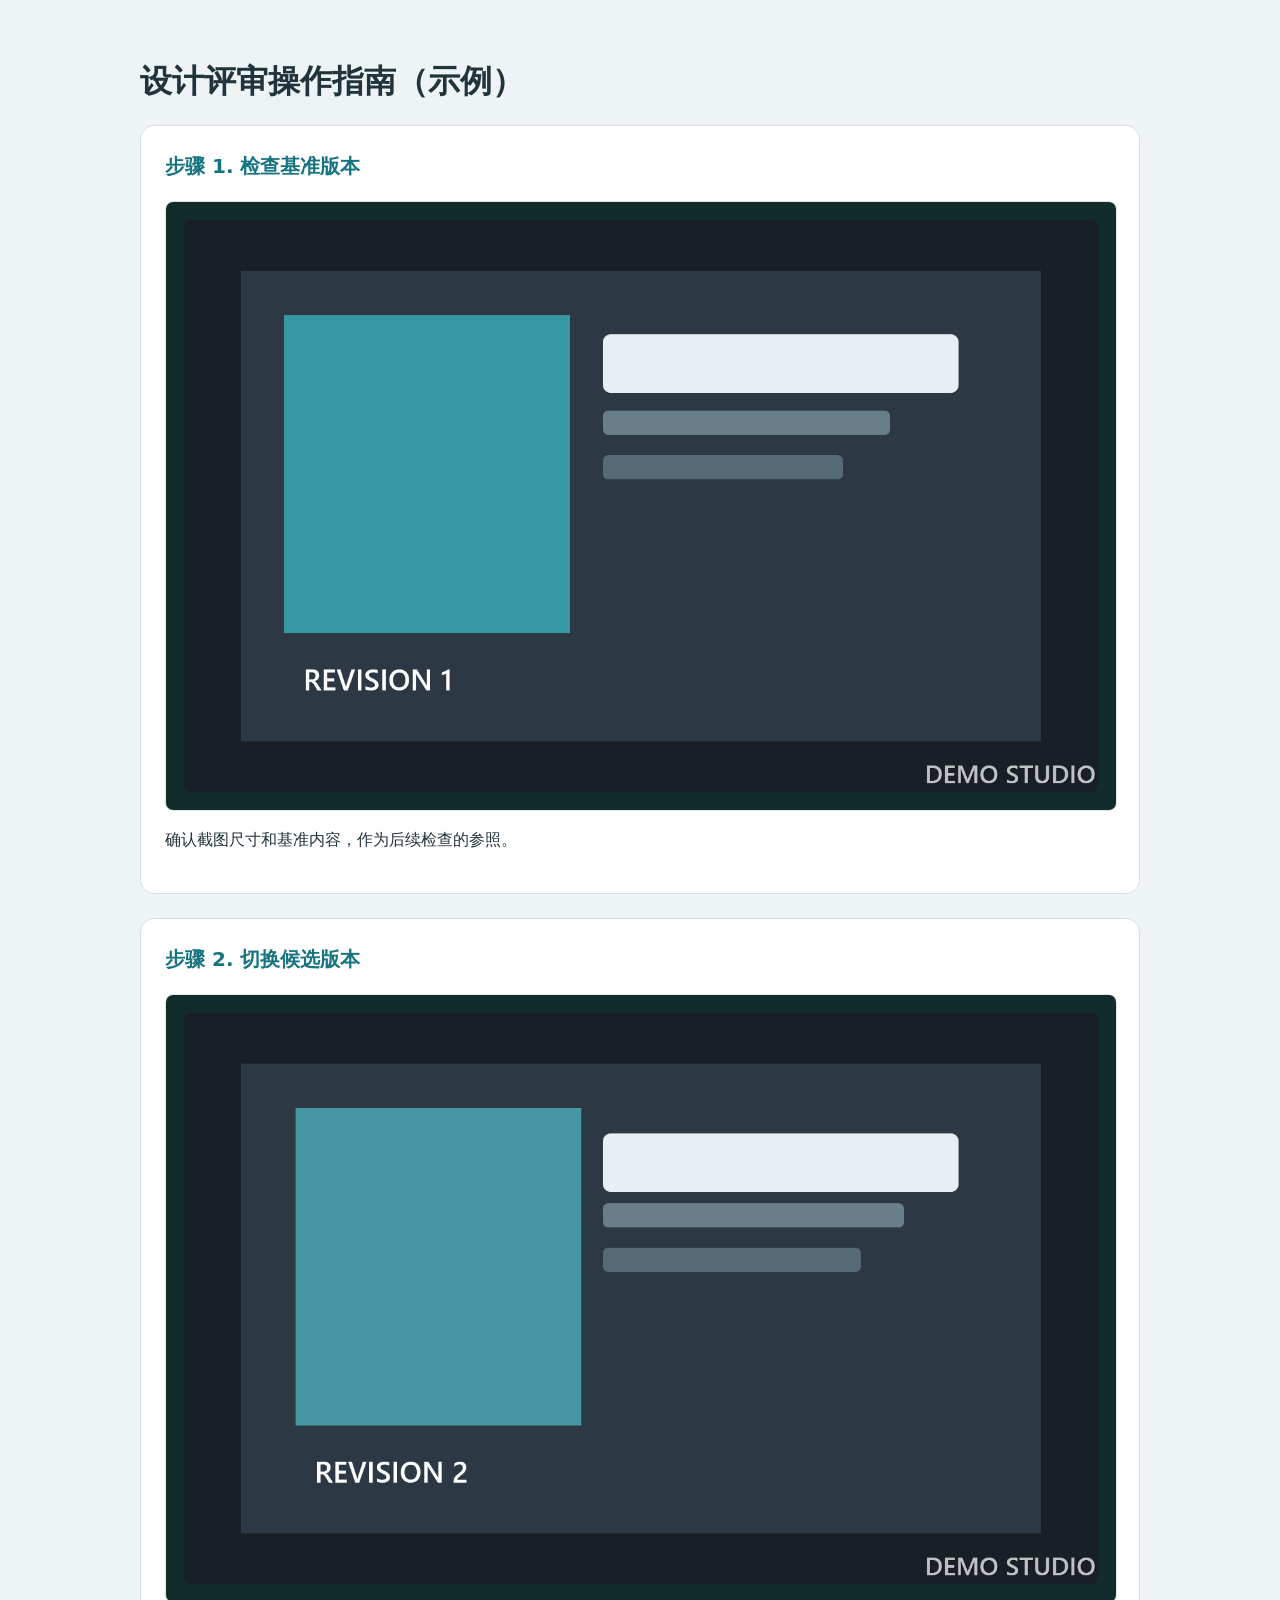
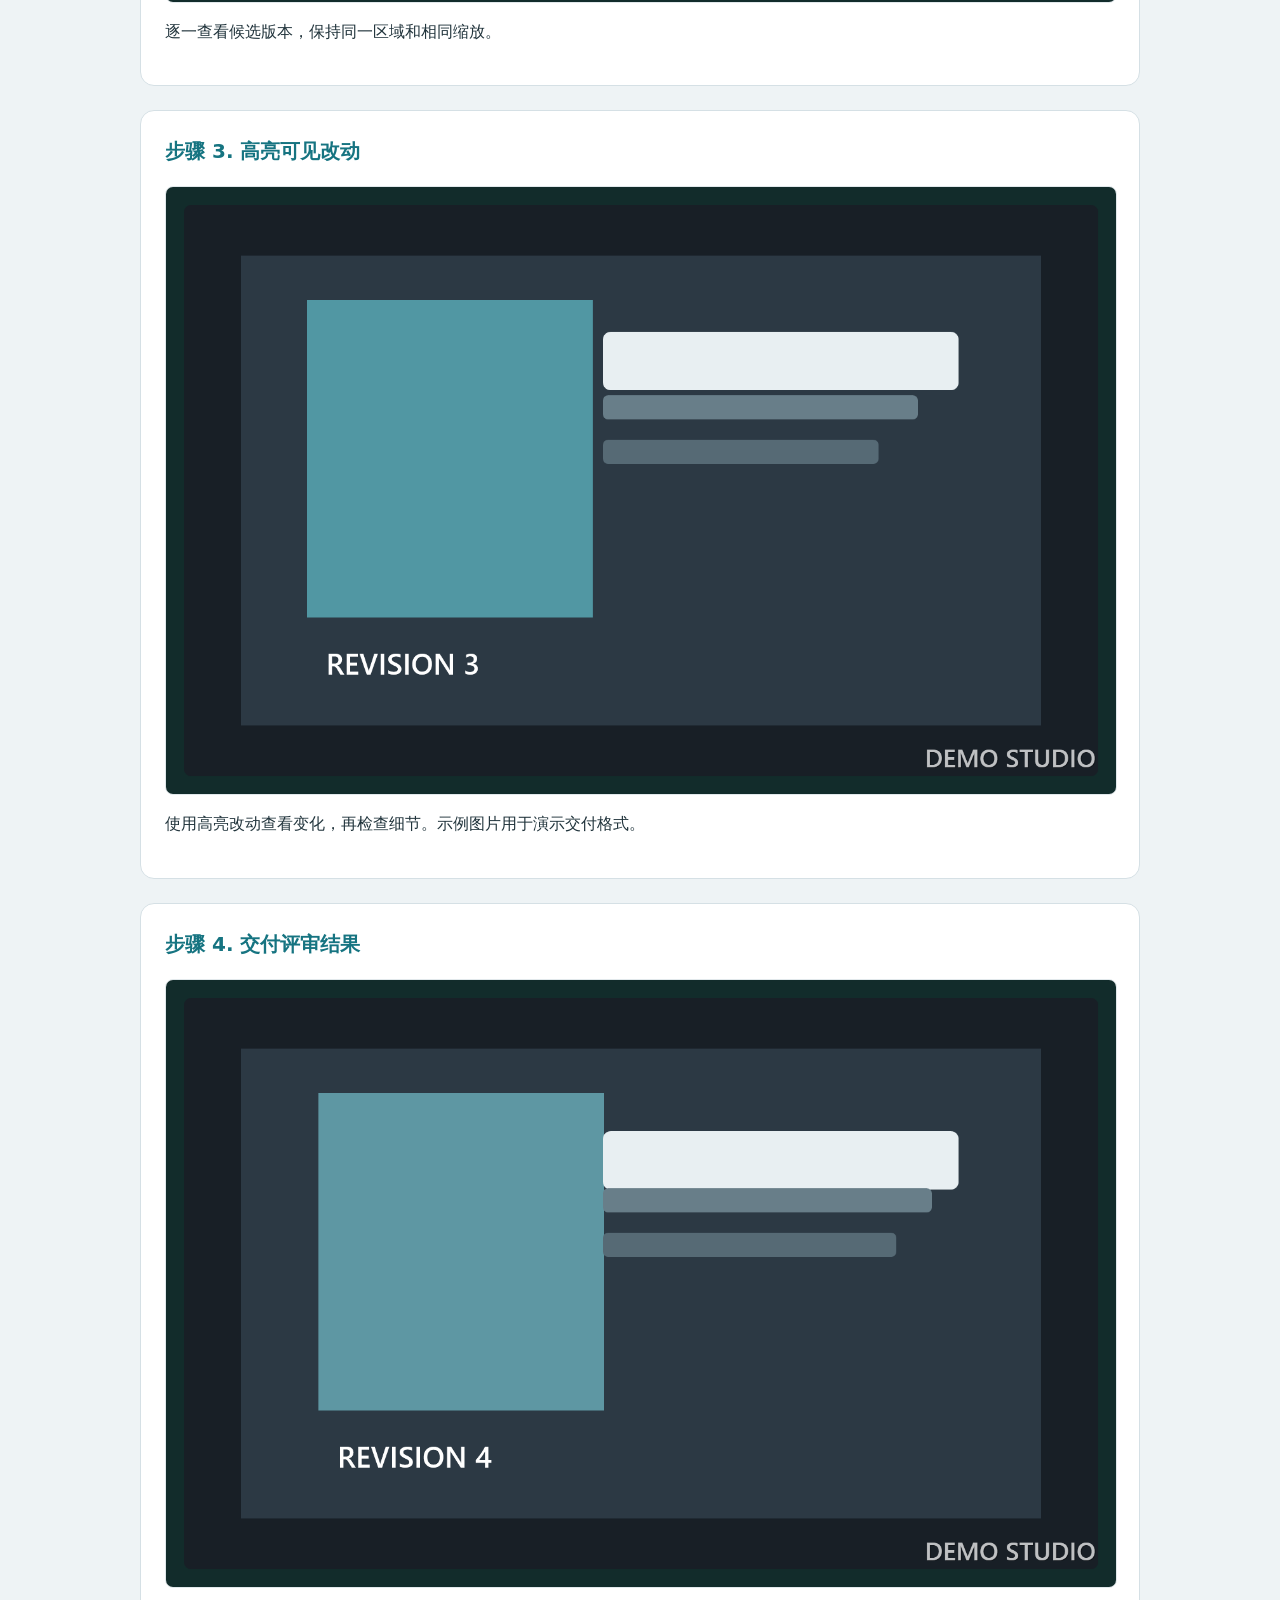
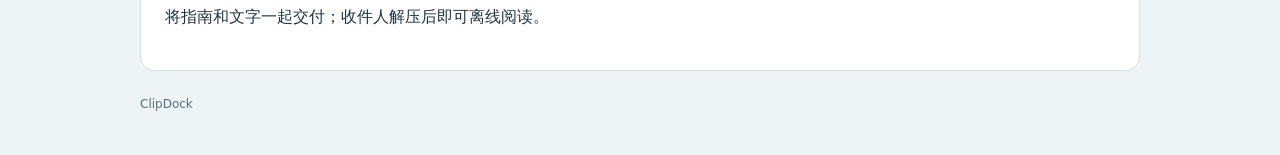
<file: assets/examples/guide/index.html>
<!doctype html>
<html lang="zh-CN"><head><meta charset="utf-8">
<meta name="viewport" content="width=device-width, initial-scale=1">
<meta http-equiv="Content-Security-Policy" content="default-src 'none'; img-src 'self'; style-src 'unsafe-inline'">
<title>设计评审操作指南（示例）</title>
<style>body{margin:0;background:#eef3f5;color:#21343c;font:16px/1.65 system-ui,sans-serif}main{max-width:1000px;margin:auto;padding:40px 24px}h1{font-size:32px;line-height:1.25}article{background:white;border:1px solid #d5e0e5;border-radius:14px;padding:24px;margin:24px 0;break-inside:avoid}h2{font-size:20px;margin:0 0 18px}.number{color:#167481}img{display:block;max-width:100%;height:auto;border-radius:8px;border:1px solid #e1e8eb}p{white-space:pre-wrap;overflow-wrap:anywhere}footer{color:#54717b;font-size:12px}@media print{body{background:white}main{padding:0}article{border:0;border-radius:0;padding:0;margin:24px 0}}</style></head><body><main>
<h1>设计评审操作指南（示例）</h1>
<article><h2><span class="number">步骤 1. 检查基准版本</span></h2>
<img src="images/0001-001-%E6%A3%80%E6%9F%A5%E5%9F%BA%E5%87%86%E7%89%88%E6%9C%AC.png" alt="步骤 1. 检查基准版本" loading="lazy">
<p>确认截图尺寸和基准内容，作为后续检查的参照。</p>
</article>
<article><h2><span class="number">步骤 2. 切换候选版本</span></h2>
<img src="images/0002-002-%E5%88%87%E6%8D%A2%E5%80%99%E9%80%89%E7%89%88%E6%9C%AC.png" alt="步骤 2. 切换候选版本" loading="lazy">
<p>逐一查看候选版本，保持同一区域和相同缩放。</p>
</article>
<article><h2><span class="number">步骤 3. 高亮可见改动</span></h2>
<img src="images/0003-003-%E9%AB%98%E4%BA%AE%E5%8F%AF%E8%A7%81%E6%94%B9%E5%8A%A8.png" alt="步骤 3. 高亮可见改动" loading="lazy">
<p>使用高亮改动查看变化，再检查细节。示例图片用于演示交付格式。</p>
</article>
<article><h2><span class="number">步骤 4. 交付评审结果</span></h2>
<img src="images/0004-004-%E4%BA%A4%E4%BB%98%E8%AF%84%E5%AE%A1%E7%BB%93%E6%9E%9C.png" alt="步骤 4. 交付评审结果" loading="lazy">
<p>将指南和文字一起交付；收件人解压后即可离线阅读。</p>
</article>
<footer>ClipDock</footer></main></body></html>
</file>
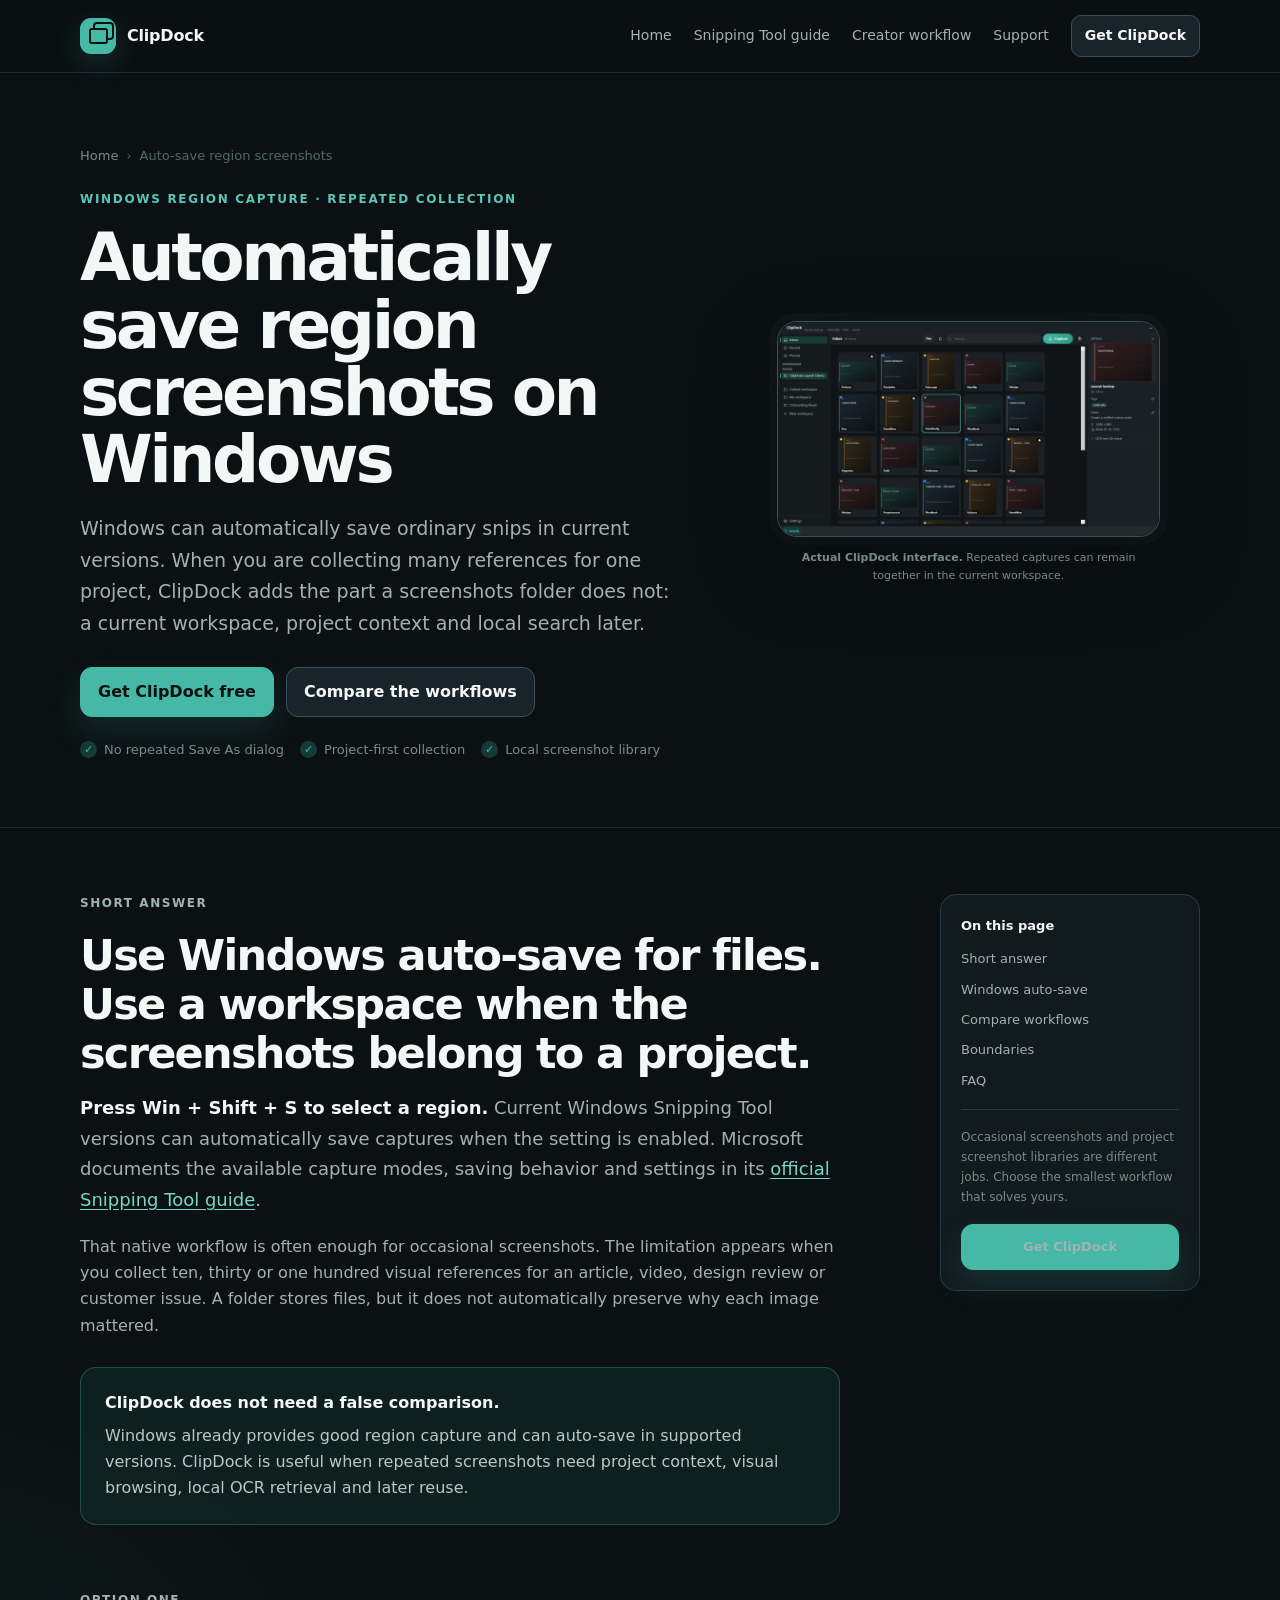
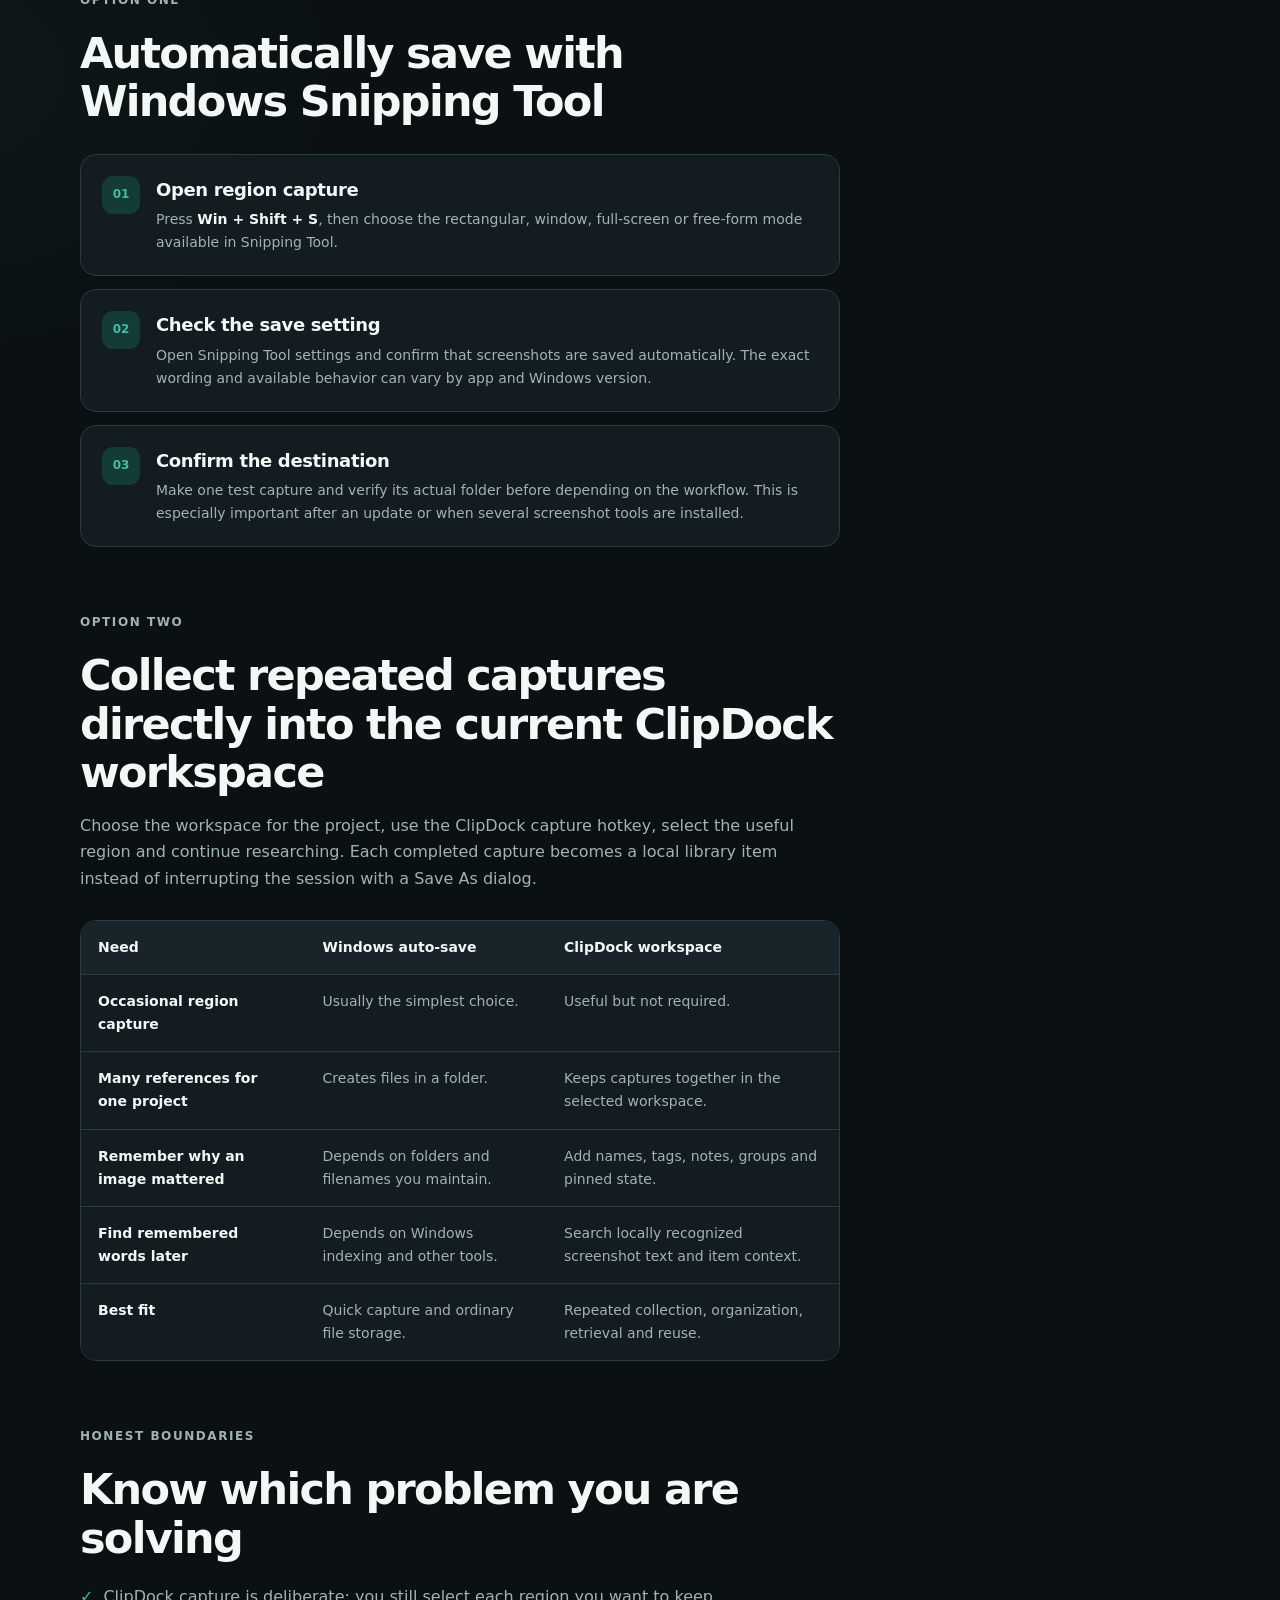
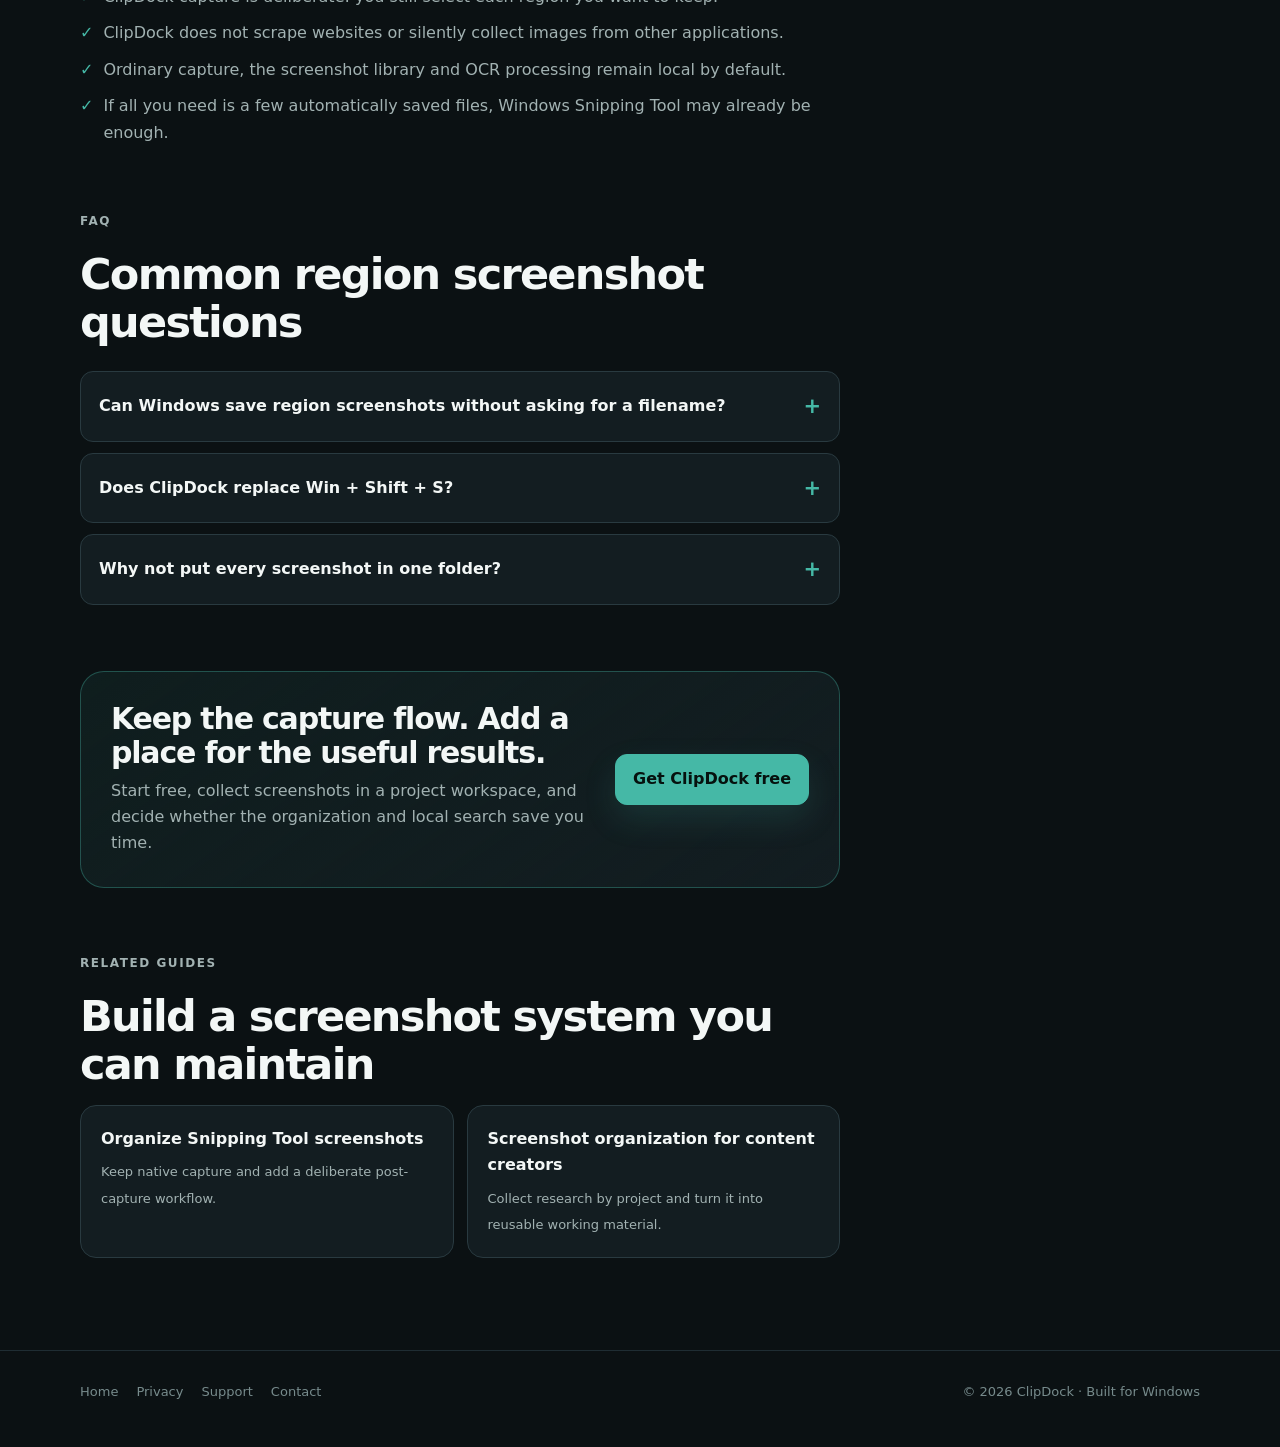
<file: automatically-save-region-screenshots-windows.html>
<!doctype html>
<html lang="en">
<head>
  <meta charset="utf-8">
  <meta name="viewport" content="width=device-width, initial-scale=1">
  <meta name="color-scheme" content="dark">
  <meta name="theme-color" content="#0b1113">
  <meta name="robots" content="index,follow,max-image-preview:large,max-snippet:-1,max-video-preview:-1">
  <meta name="description" content="Learn how Windows saves region screenshots automatically, and how ClipDock keeps repeated captures organized by project without a Save As dialog after every snip.">
  <link rel="canonical" href="https://getclipdock.com/automatically-save-region-screenshots-windows.html">
  <link rel="icon" href="favicon.svg" type="image/svg+xml">
  <link rel="icon" href="favicon-32.png" sizes="32x32" type="image/png">
  <link rel="apple-touch-icon" href="apple-touch-icon.png">
  <link rel="manifest" href="site.webmanifest">
  <link rel="stylesheet" href="/assets/content.css">

  <meta property="og:type" content="article">
  <meta property="og:site_name" content="ClipDock">
  <meta property="og:locale" content="en_US">
  <meta property="og:title" content="Automatically Save Region Screenshots on Windows">
  <meta property="og:description" content="Use Windows auto-save for occasional snips, or keep repeated region captures organized by project with ClipDock.">
  <meta property="og:url" content="https://getclipdock.com/automatically-save-region-screenshots-windows.html">
  <meta property="og:image" content="https://getclipdock.com/assets/og/clipdock-og.png">
  <meta property="og:image:width" content="1200">
  <meta property="og:image:height" content="630">
  <meta property="og:image:alt" content="ClipDock searchable screenshot workspace on Windows">
  <meta property="article:published_time" content="2026-07-22">
  <meta property="article:modified_time" content="2026-07-22">

  <meta name="twitter:card" content="summary_large_image">
  <meta name="twitter:title" content="Automatically Save Region Screenshots on Windows">
  <meta name="twitter:description" content="A practical comparison of Windows auto-save and project-first repeated region capture.">
  <meta name="twitter:image" content="https://getclipdock.com/assets/og/clipdock-og.png">
  <title>Automatically Save Region Screenshots on Windows | ClipDock</title>

  <script type="application/ld+json">
  {
    "@context":"https://schema.org",
    "@graph":[
      {
        "@type":"BreadcrumbList",
        "itemListElement":[
          {"@type":"ListItem","position":1,"name":"Home","item":"https://getclipdock.com/"},
          {"@type":"ListItem","position":2,"name":"Automatically save region screenshots","item":"https://getclipdock.com/automatically-save-region-screenshots-windows.html"}
        ]
      },
      {
        "@type":"Article",
        "headline":"Automatically save region screenshots on Windows",
        "description":"How Windows auto-save works for region screenshots, and when a project-first ClipDock capture workflow is more useful.",
        "datePublished":"2026-07-22",
        "dateModified":"2026-07-22",
        "mainEntityOfPage":{"@type":"WebPage","@id":"https://getclipdock.com/automatically-save-region-screenshots-windows.html"},
        "author":{"@type":"Organization","name":"ClipDock","url":"https://getclipdock.com/"},
        "publisher":{"@type":"Organization","name":"ClipDock","url":"https://getclipdock.com/"},
        "image":"https://getclipdock.com/assets/og/clipdock-og.png",
        "about":["Windows screenshots","Region capture","Snipping Tool","Screenshot organization"]
      }
    ]
  }
  </script>
</head>
<body>
  <a class="skipLink" href="#main">Skip to content</a>
  <header class="siteHeader">
    <div class="shell headerInner">
      <a class="brandLockup" href="index.html" aria-label="ClipDock home"><span class="brandMark" aria-hidden="true"></span><span>ClipDock</span></a>
      <nav class="headerNav" aria-label="Primary navigation">
        <a href="index.html">Home</a>
        <a href="organize-snipping-tool-screenshots.html">Snipping Tool guide</a>
        <a href="screenshot-organizer-content-creators.html">Creator workflow</a>
        <a href="support.html">Support</a>
        <a class="button buttonSmall headerStore" href="https://apps.microsoft.com/detail/9NG4M120496J?cid=clipdock_website_region_header" target="_blank" rel="noopener noreferrer">Get ClipDock</a>
      </nav>
    </div>
  </header>

  <main id="main">
    <section class="shell guideHero" aria-labelledby="hero-title">
      <div class="guideHeroCopy">
        <nav class="breadcrumbs" aria-label="Breadcrumb"><a href="index.html">Home</a><span aria-hidden="true">›</span><span>Auto-save region screenshots</span></nav>
        <p class="eyebrow">Windows region capture · repeated collection</p>
        <h1 id="hero-title">Automatically save region screenshots on Windows</h1>
        <p class="heroLead">Windows can automatically save ordinary snips in current versions. When you are collecting many references for one project, ClipDock adds the part a screenshots folder does not: a current workspace, project context and local search later.</p>
        <div class="heroActions">
          <a class="button buttonPrimary" href="https://apps.microsoft.com/detail/9NG4M120496J?cid=clipdock_website_region_hero" target="_blank" rel="noopener noreferrer">Get ClipDock free</a>
          <a class="button" href="#choose">Compare the workflows</a>
        </div>
        <ul class="heroMeta" aria-label="Workflow facts"><li>No repeated Save As dialog</li><li>Project-first collection</li><li>Local screenshot library</li></ul>
      </div>
      <figure>
        <div class="productVisual"><img class="actualProduct" src="/assets/product/clipdock-workspace-2.0.1.png" width="1600" height="900" fetchpriority="high" decoding="async" alt="Actual ClipDock workspace containing organized screenshot references"></div>
        <figcaption class="visualCaption"><strong>Actual ClipDock interface.</strong> Repeated captures can remain together in the current workspace.</figcaption>
      </figure>
    </section>

    <section class="contentSection">
      <div class="shell contentLayout">
        <article class="article">
          <section id="answer">
            <p class="kicker">Short answer</p>
            <h2>Use Windows auto-save for files. Use a workspace when the screenshots belong to a project.</h2>
            <p class="lede"><strong>Press Win + Shift + S to select a region.</strong> Current Windows Snipping Tool versions can automatically save captures when the setting is enabled. Microsoft documents the available capture modes, saving behavior and settings in its <a href="https://support.microsoft.com/en-us/windows/apps/use-snipping-tool-to-capture-screenshots" target="_blank" rel="noopener noreferrer">official Snipping Tool guide</a>.</p>
            <p>That native workflow is often enough for occasional screenshots. The limitation appears when you collect ten, thirty or one hundred visual references for an article, video, design review or customer issue. A folder stores files, but it does not automatically preserve why each image mattered.</p>
            <div class="callout"><strong>ClipDock does not need a false comparison.</strong><p>Windows already provides good region capture and can auto-save in supported versions. ClipDock is useful when repeated screenshots need project context, visual browsing, local OCR retrieval and later reuse.</p></div>
          </section>

          <section id="native">
            <p class="kicker">Option one</p>
            <h2>Automatically save with Windows Snipping Tool</h2>
            <div class="stepList">
              <div class="stepCard"><span class="stepNo">01</span><div><h3>Open region capture</h3><p>Press <strong>Win + Shift + S</strong>, then choose the rectangular, window, full-screen or free-form mode available in Snipping Tool.</p></div></div>
              <div class="stepCard"><span class="stepNo">02</span><div><h3>Check the save setting</h3><p>Open Snipping Tool settings and confirm that screenshots are saved automatically. The exact wording and available behavior can vary by app and Windows version.</p></div></div>
              <div class="stepCard"><span class="stepNo">03</span><div><h3>Confirm the destination</h3><p>Make one test capture and verify its actual folder before depending on the workflow. This is especially important after an update or when several screenshot tools are installed.</p></div></div>
            </div>
          </section>

          <section id="choose">
            <p class="kicker">Option two</p>
            <h2>Collect repeated captures directly into the current ClipDock workspace</h2>
            <p>Choose the workspace for the project, use the ClipDock capture hotkey, select the useful region and continue researching. Each completed capture becomes a local library item instead of interrupting the session with a Save As dialog.</p>
            <div class="comparisonWrap">
              <table class="comparison">
                <thead><tr><th scope="col">Need</th><th scope="col">Windows auto-save</th><th scope="col">ClipDock workspace</th></tr></thead>
                <tbody>
                  <tr><td>Occasional region capture</td><td>Usually the simplest choice.</td><td>Useful but not required.</td></tr>
                  <tr><td>Many references for one project</td><td>Creates files in a folder.</td><td>Keeps captures together in the selected workspace.</td></tr>
                  <tr><td>Remember why an image mattered</td><td>Depends on folders and filenames you maintain.</td><td>Add names, tags, notes, groups and pinned state.</td></tr>
                  <tr><td>Find remembered words later</td><td>Depends on Windows indexing and other tools.</td><td>Search locally recognized screenshot text and item context.</td></tr>
                  <tr><td>Best fit</td><td>Quick capture and ordinary file storage.</td><td>Repeated collection, organization, retrieval and reuse.</td></tr>
                </tbody>
              </table>
            </div>
          </section>

          <section id="limits">
            <p class="kicker">Honest boundaries</p>
            <h2>Know which problem you are solving</h2>
            <ul class="checkList">
              <li>ClipDock capture is deliberate: you still select each region you want to keep.</li>
              <li>ClipDock does not scrape websites or silently collect images from other applications.</li>
              <li>Ordinary capture, the screenshot library and OCR processing remain local by default.</li>
              <li>If all you need is a few automatically saved files, Windows Snipping Tool may already be enough.</li>
            </ul>
          </section>

          <section id="faq">
            <p class="kicker">FAQ</p>
            <h2>Common region screenshot questions</h2>
            <div class="faqList">
              <details><summary>Can Windows save region screenshots without asking for a filename?</summary><p>Yes, supported current Snipping Tool versions can automatically save screenshots when the setting is enabled. Verify the setting and destination on your own Windows installation.</p></details>
              <details><summary>Does ClipDock replace Win + Shift + S?</summary><p>No. You can keep using Snipping Tool, or use ClipDock's own region-capture hotkey when you want captures to enter a ClipDock workspace directly.</p></details>
              <details><summary>Why not put every screenshot in one folder?</summary><p>A folder is sufficient for simple storage. Workspaces, tags, notes and local OCR become useful when the screenshots are recurring project material you need to retrieve later.</p></details>
            </div>
          </section>

          <section class="articleCta" aria-label="Get ClipDock"><div><h2>Keep the capture flow. Add a place for the useful results.</h2><p>Start free, collect screenshots in a project workspace, and decide whether the organization and local search save you time.</p></div><a class="button buttonPrimary" href="https://apps.microsoft.com/detail/9NG4M120496J?cid=clipdock_website_region_cta" target="_blank" rel="noopener noreferrer">Get ClipDock free</a></section>

          <section id="related"><p class="kicker">Related guides</p><h2>Build a screenshot system you can maintain</h2><div class="relatedGrid"><a class="relatedCard" href="organize-snipping-tool-screenshots.html"><strong>Organize Snipping Tool screenshots</strong><span>Keep native capture and add a deliberate post-capture workflow.</span></a><a class="relatedCard" href="screenshot-organizer-content-creators.html"><strong>Screenshot organization for content creators</strong><span>Collect research by project and turn it into reusable working material.</span></a></div></section>
        </article>

        <aside class="sideRail" aria-label="On this page"><strong>On this page</strong><nav><a href="#answer">Short answer</a><a href="#native">Windows auto-save</a><a href="#choose">Compare workflows</a><a href="#limits">Boundaries</a><a href="#faq">FAQ</a></nav><div class="railRule"></div><p>Occasional screenshots and project screenshot libraries are different jobs. Choose the smallest workflow that solves yours.</p><a class="button buttonPrimary" href="https://apps.microsoft.com/detail/9NG4M120496J?cid=clipdock_website_region_rail" target="_blank" rel="noopener noreferrer">Get ClipDock</a></aside>
      </div>
    </section>
  </main>

  <footer><div class="shell footerInner"><div class="footerLinks"><a href="index.html">Home</a><a href="privacy.html">Privacy</a><a href="support.html">Support</a><a href="mailto:limingjin777@gmail.com">Contact</a></div><div>© 2026 ClipDock · Built for Windows</div></div></footer>
</body>
</html>
</file>
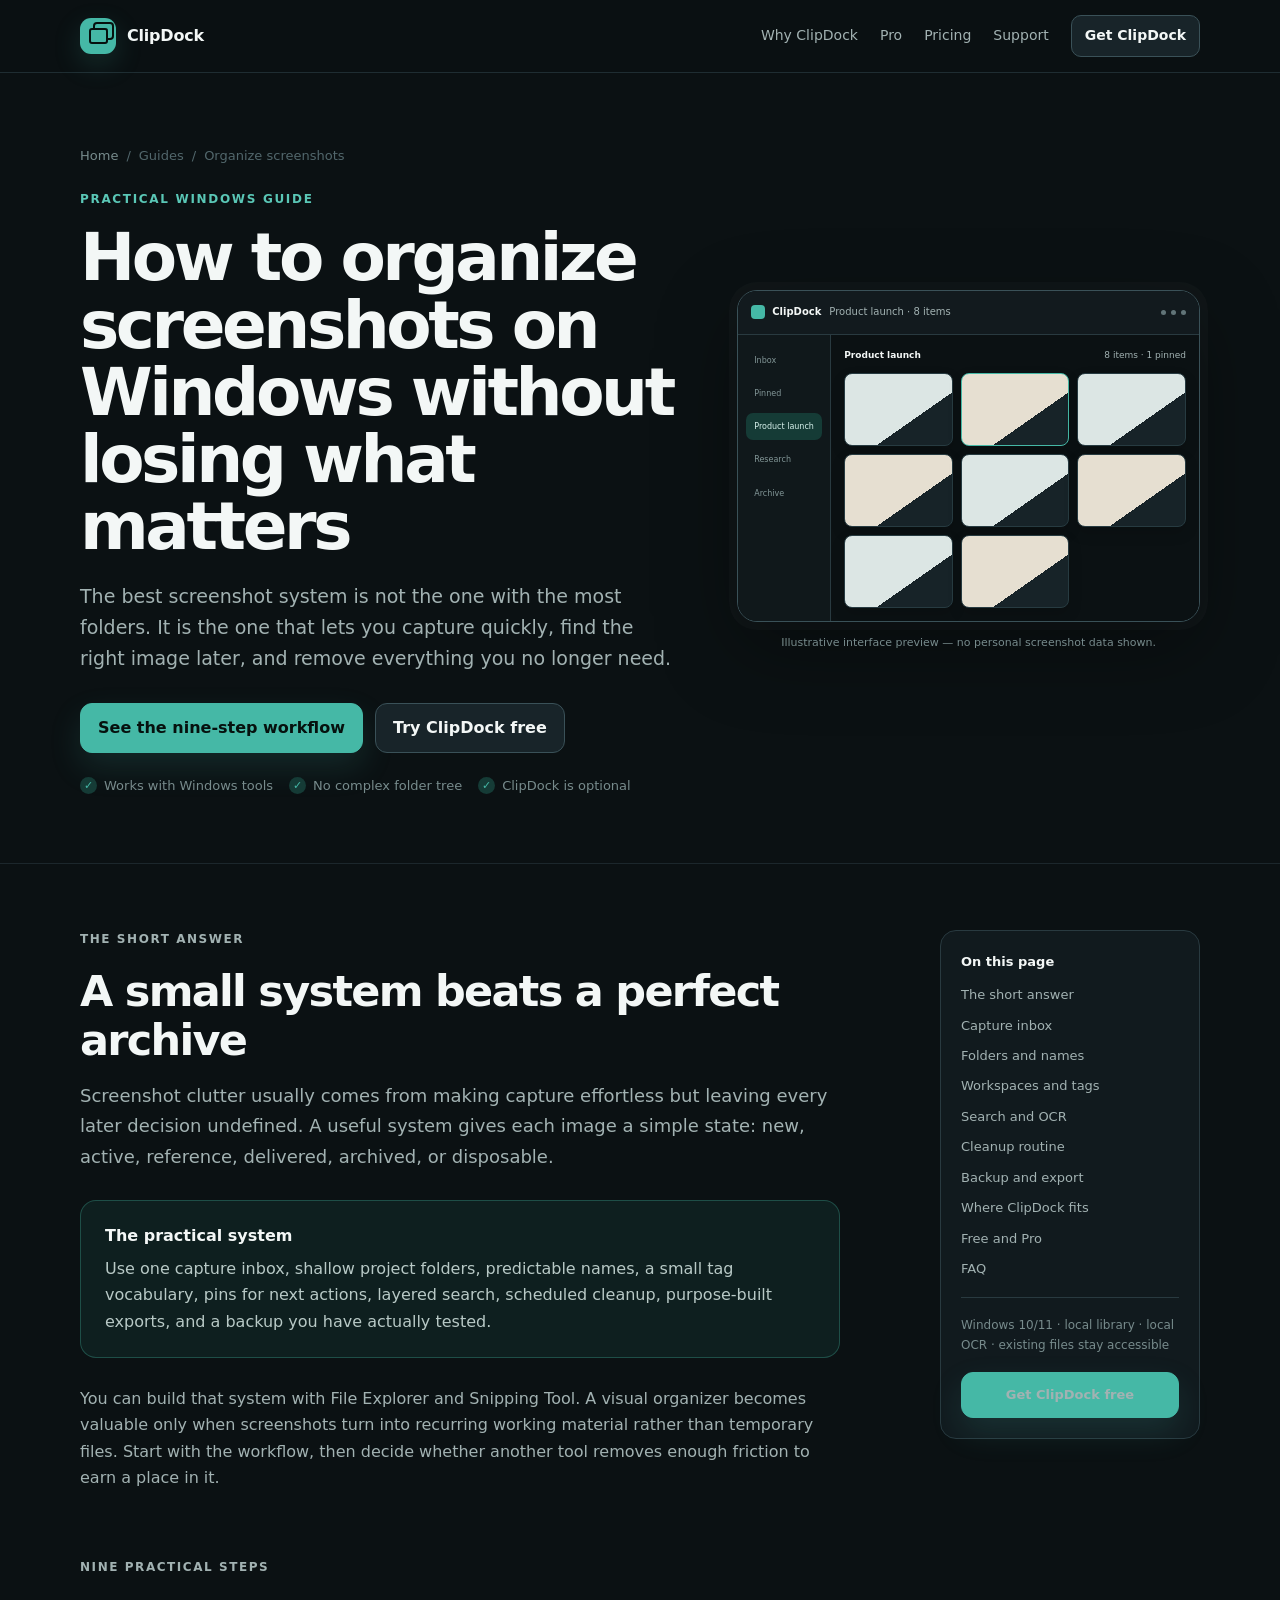
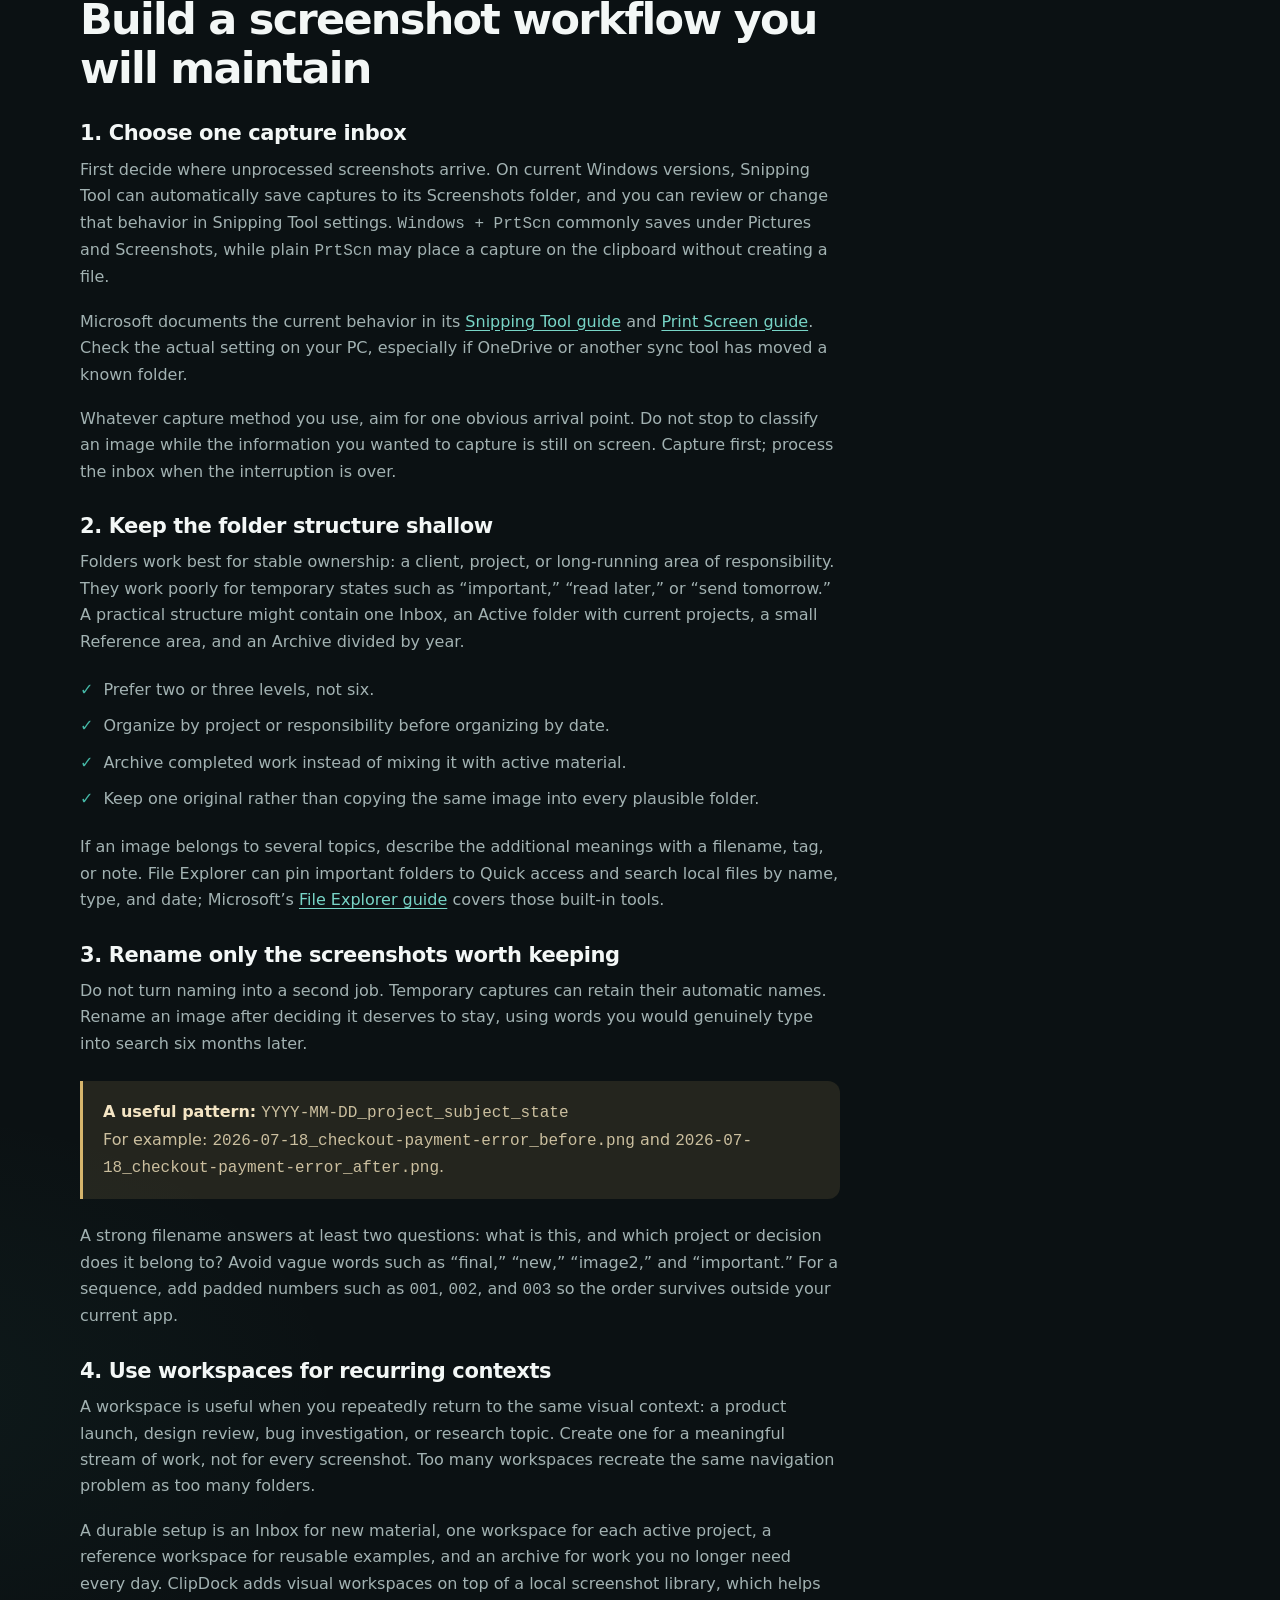
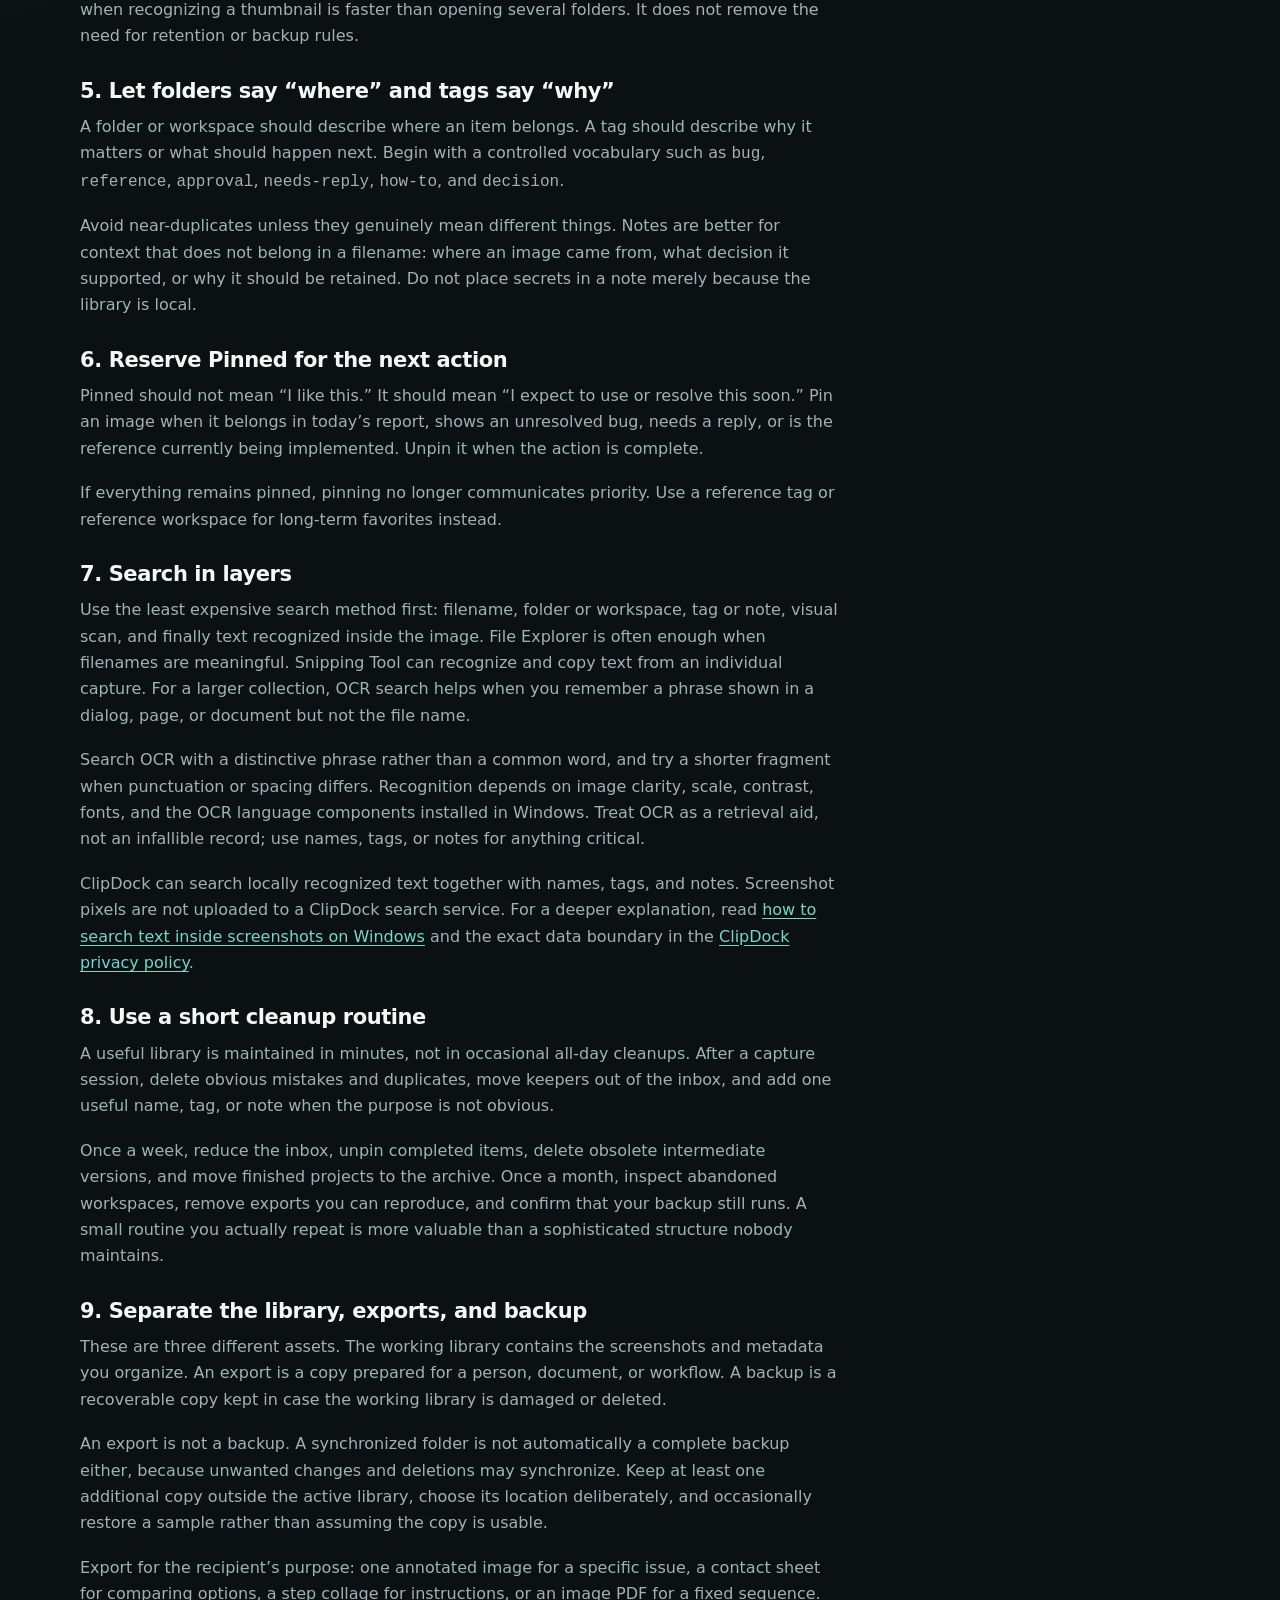
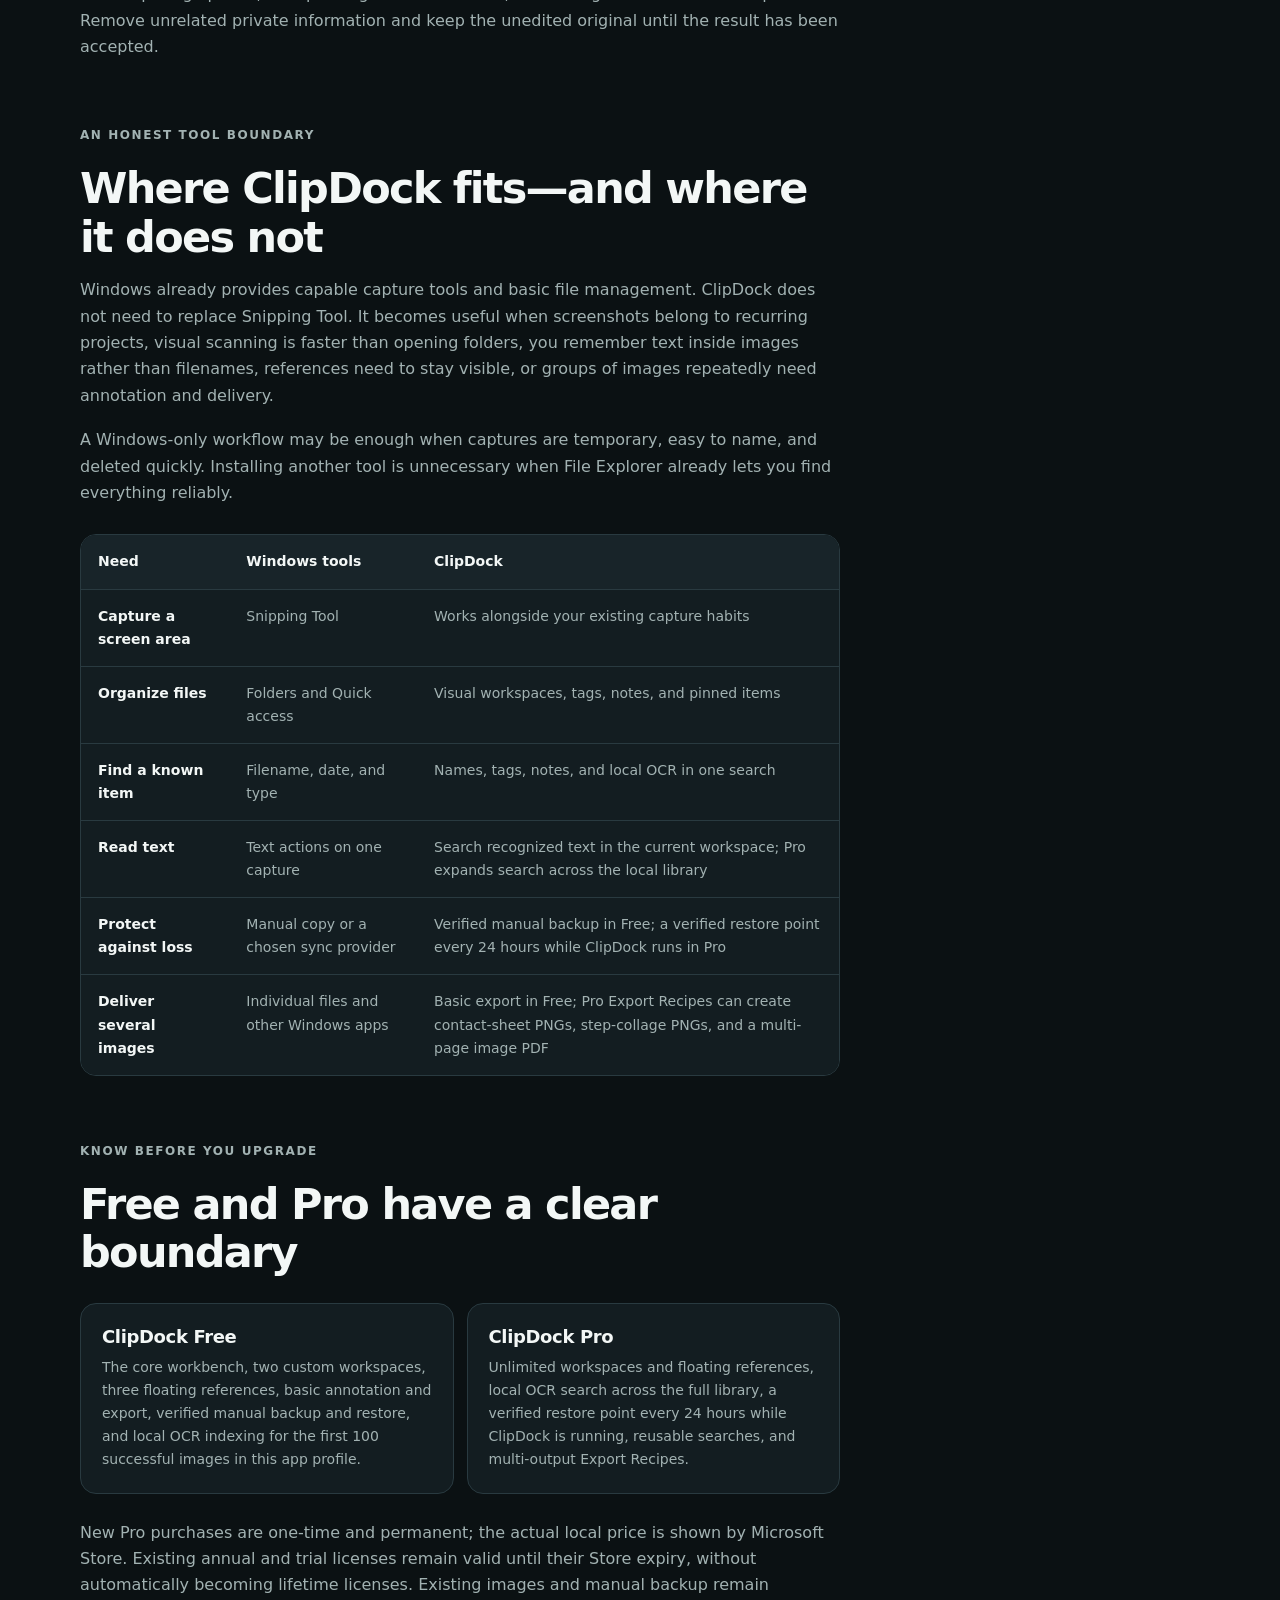
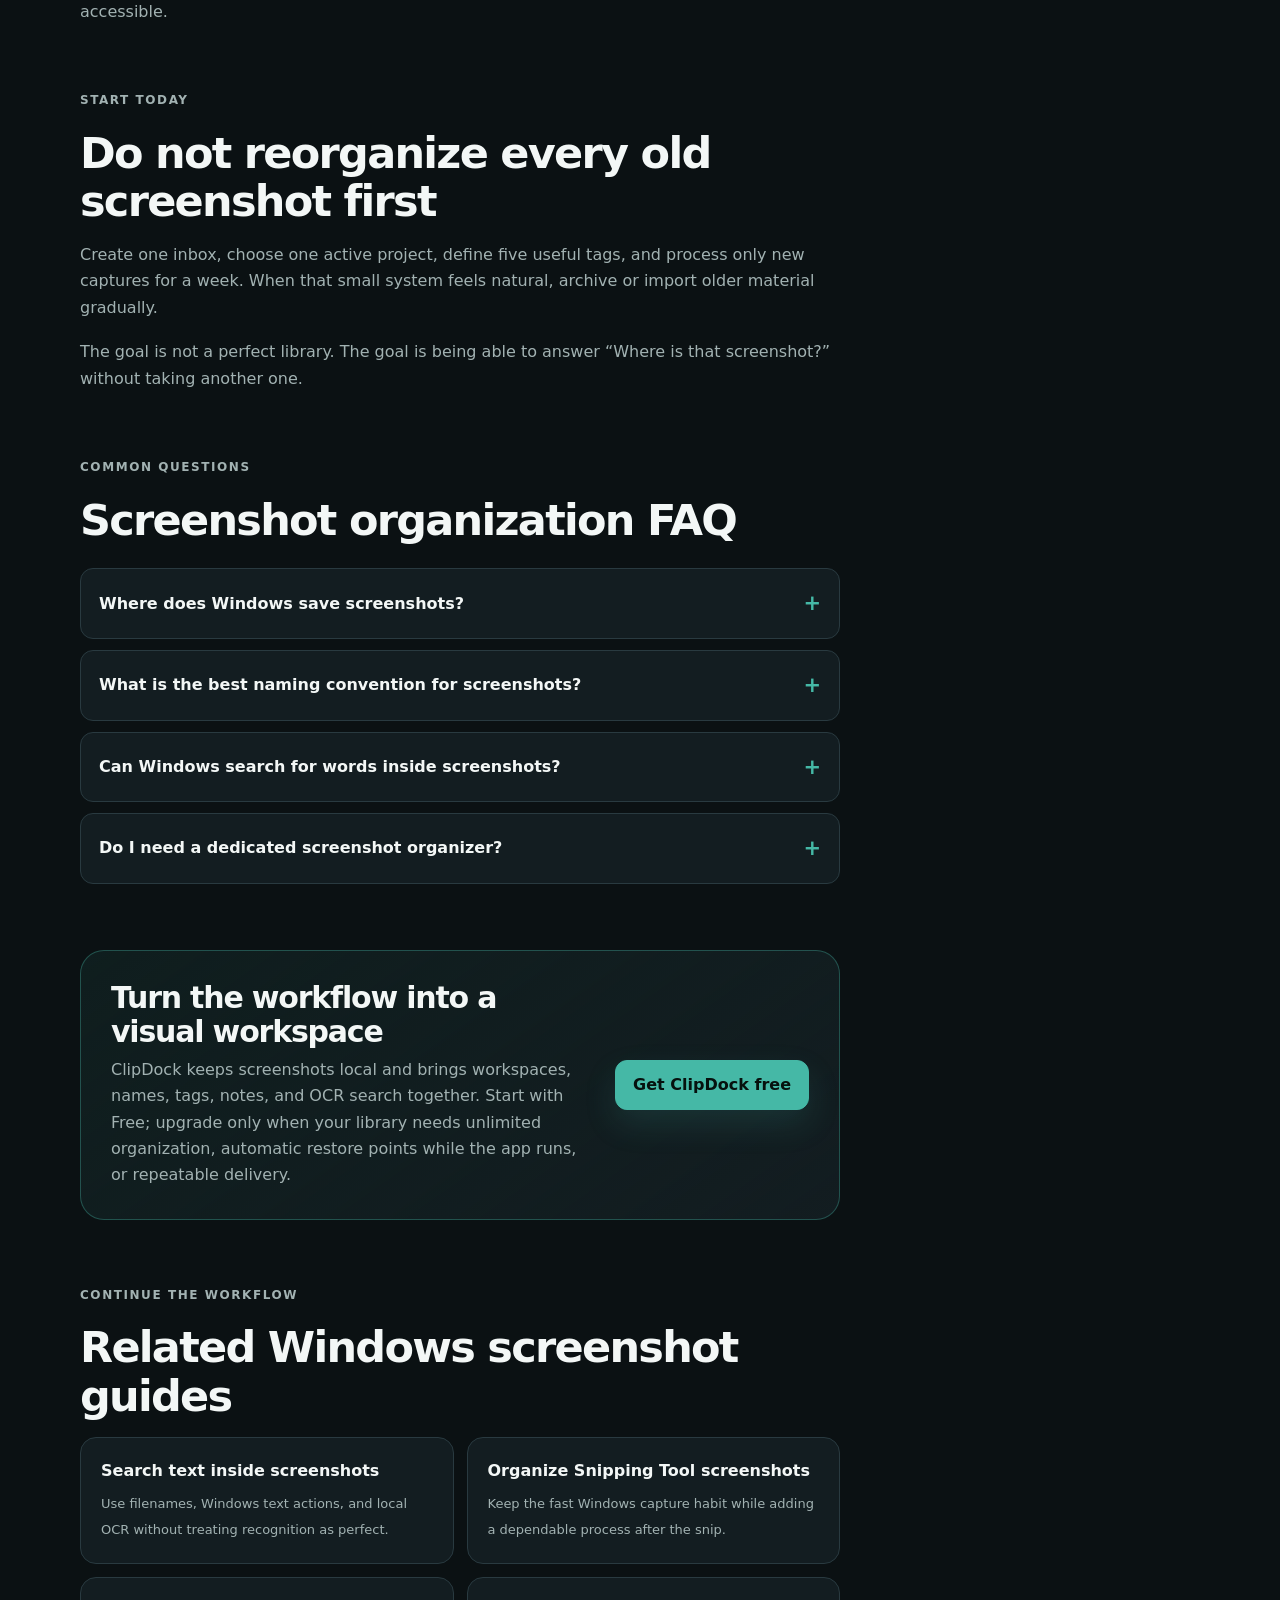
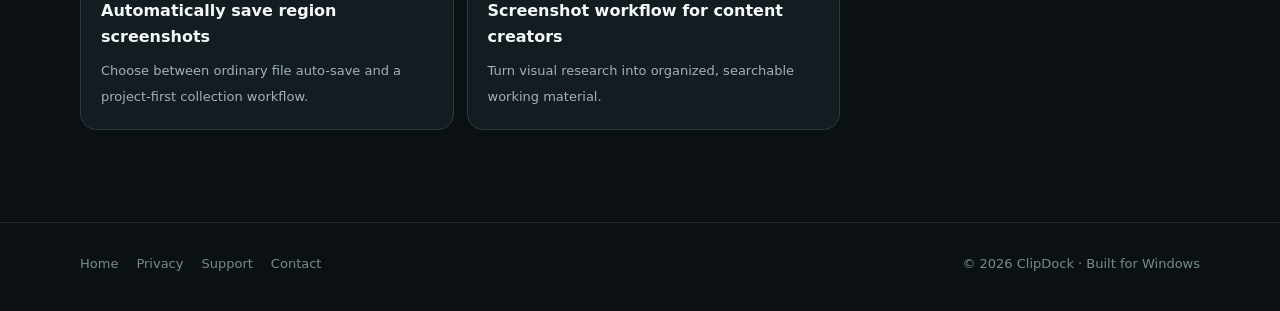
<file: how-to-organize-screenshots-on-windows.html>
<!doctype html>
<html lang="en">
<head>
  <meta charset="utf-8" />
  <meta name="viewport" content="width=device-width,initial-scale=1" />
  <meta name="color-scheme" content="dark" />
  <meta name="theme-color" content="#0b1113" />
  <title>How to Organize Screenshots on Windows | ClipDock</title>
  <meta name="description" content="A practical system for organizing Windows screenshots with folders, useful names, tags, search, cleanup, exports and a backup you can restore." />
  <meta name="robots" content="index,follow,max-image-preview:large" />
  <link rel="canonical" href="https://getclipdock.com/how-to-organize-screenshots-on-windows.html" />
  <link rel="icon" href="/favicon.svg" type="image/svg+xml" />
  <link rel="icon" href="/favicon-32.png" sizes="32x32" type="image/png" />
  <link rel="apple-touch-icon" href="/apple-touch-icon.png" />
  <link rel="manifest" href="/site.webmanifest" />
  <link rel="stylesheet" href="/assets/content.css" />

  <meta property="og:type" content="article" />
  <meta property="og:site_name" content="ClipDock" />
  <meta property="og:title" content="How to Organize Screenshots on Windows" />
  <meta property="og:description" content="A practical nine-step system for turning a crowded Screenshots folder into a library you can actually search, maintain and restore." />
  <meta property="og:url" content="https://getclipdock.com/how-to-organize-screenshots-on-windows.html" />
  <meta property="og:image" content="https://getclipdock.com/assets/og/clipdock-og.png" />
  <meta property="og:image:width" content="1200" />
  <meta property="og:image:height" content="630" />
  <meta property="og:image:alt" content="ClipDock searchable screenshot workspace for Windows" />
  <meta property="article:published_time" content="2026-07-18" />
  <meta property="article:modified_time" content="2026-07-18" />
  <meta name="twitter:card" content="summary_large_image" />
  <meta name="twitter:title" content="How to Organize Screenshots on Windows" />
  <meta name="twitter:description" content="A practical nine-step system for folders, names, tags, OCR search, cleanup, exports and backup." />
  <meta name="twitter:image" content="https://getclipdock.com/assets/og/clipdock-og.png" />
  <meta name="twitter:image:alt" content="ClipDock searchable screenshot workspace for Windows" />

  <script type="application/ld+json">
  {
    "@context": "https://schema.org",
    "@graph": [
      {
        "@type": "BreadcrumbList",
        "itemListElement": [
          {"@type": "ListItem", "position": 1, "name": "Home", "item": "https://getclipdock.com/"},
          {"@type": "ListItem", "position": 2, "name": "Guides", "item": "https://getclipdock.com/#guides"},
          {"@type": "ListItem", "position": 3, "name": "How to organize screenshots on Windows", "item": "https://getclipdock.com/how-to-organize-screenshots-on-windows.html"}
        ]
      },
      {
        "@type": "Article",
        "headline": "How to organize screenshots on Windows without losing what matters",
        "description": "A practical nine-step workflow for organizing, finding, cleaning up, exporting and backing up screenshots on Windows.",
        "datePublished": "2026-07-18",
        "dateModified": "2026-07-18",
        "mainEntityOfPage": "https://getclipdock.com/how-to-organize-screenshots-on-windows.html",
        "image": "https://getclipdock.com/assets/og/clipdock-og.png",
        "author": {"@type": "Organization", "name": "ClipDock", "url": "https://getclipdock.com/"},
        "publisher": {"@type": "Organization", "name": "ClipDock", "url": "https://getclipdock.com/"}
      }
    ]
  }
  </script>
</head>
<body>
  <a class="skipLink" href="#main">Skip to content</a>

  <header class="siteHeader">
    <div class="shell headerInner">
      <a class="brandLockup" href="/" aria-label="ClipDock home">
        <span class="brandMark" aria-hidden="true"></span>
        <span>ClipDock</span>
      </a>
      <nav class="headerNav" aria-label="Primary navigation">
        <a href="/#features">Why ClipDock</a>
        <a href="/#pro">Pro</a>
        <a href="/#pricing">Pricing</a>
        <a href="support.html">Support</a>
        <a class="button buttonSmall headerStore" href="https://apps.microsoft.com/detail/9NG4M120496J?cid=clipdock_website_organize_header" target="_blank" rel="noopener noreferrer">Get ClipDock</a>
      </nav>
    </div>
  </header>

  <main id="main">
    <section class="shell guideHero" aria-labelledby="guide-title">
      <div class="guideHeroCopy">
        <nav class="breadcrumbs" aria-label="Breadcrumb">
          <a href="/">Home</a><span aria-hidden="true">/</span><span>Guides</span><span aria-hidden="true">/</span><span>Organize screenshots</span>
        </nav>
        <p class="eyebrow">Practical Windows guide</p>
        <h1 id="guide-title">How to organize screenshots on Windows without losing what matters</h1>
        <p class="heroLead">The best screenshot system is not the one with the most folders. It is the one that lets you capture quickly, find the right image later, and remove everything you no longer need.</p>
        <div class="heroActions">
          <a class="button buttonPrimary" href="#workflow">See the nine-step workflow</a>
          <a class="button" href="https://apps.microsoft.com/detail/9NG4M120496J?cid=clipdock_website_organize_hero" target="_blank" rel="noopener noreferrer">Try ClipDock free</a>
        </div>
        <ul class="heroMeta" aria-label="Guide summary">
          <li>Works with Windows tools</li>
          <li>No complex folder tree</li>
          <li>ClipDock is optional</li>
        </ul>
      </div>

      <div>
        <div class="productVisual" role="img" aria-label="Illustrated ClipDock workspace with project navigation, organized screenshot cards and one pinned item">
          <div class="visualTop">
            <span class="visualBrand"><i aria-hidden="true"></i>ClipDock</span>
            <span>Product launch · 8 items</span>
            <span class="visualDots" aria-hidden="true"><i></i><i></i><i></i></span>
          </div>
          <div class="workspaceMock">
            <div class="workspaceSide" aria-hidden="true">
              <span>Inbox</span>
              <span>Pinned</span>
              <span class="active">Product launch</span>
              <span>Research</span>
              <span>Archive</span>
            </div>
            <div class="workspaceCanvas" aria-hidden="true">
              <div class="workspaceHead"><strong>Product launch</strong><span>8 items · 1 pinned</span></div>
              <div class="workspaceGrid">
                <span class="workspaceCard"></span><span class="workspaceCard pinned"></span><span class="workspaceCard"></span>
                <span class="workspaceCard"></span><span class="workspaceCard"></span><span class="workspaceCard"></span>
                <span class="workspaceCard"></span><span class="workspaceCard"></span>
              </div>
            </div>
          </div>
        </div>
        <p class="visualCaption">Illustrative interface preview — no personal screenshot data shown.</p>
      </div>
    </section>

    <section class="contentSection">
      <div class="shell contentLayout">
        <article class="article">
          <section id="quick-answer">
            <p class="kicker">The short answer</p>
            <h2>A small system beats a perfect archive</h2>
            <p class="lede">Screenshot clutter usually comes from making capture effortless but leaving every later decision undefined. A useful system gives each image a simple state: new, active, reference, delivered, archived, or disposable.</p>
            <div class="callout">
              <strong>The practical system</strong>
              <p>Use one capture inbox, shallow project folders, predictable names, a small tag vocabulary, pins for next actions, layered search, scheduled cleanup, purpose-built exports, and a backup you have actually tested.</p>
            </div>
            <p>You can build that system with File Explorer and Snipping Tool. A visual organizer becomes valuable only when screenshots turn into recurring working material rather than temporary files. Start with the workflow, then decide whether another tool removes enough friction to earn a place in it.</p>
          </section>

          <section id="workflow">
            <p class="kicker">Nine practical steps</p>
            <h2>Build a screenshot workflow you will maintain</h2>

            <h3 id="inbox">1. Choose one capture inbox</h3>
            <p>First decide where unprocessed screenshots arrive. On current Windows versions, Snipping Tool can automatically save captures to its Screenshots folder, and you can review or change that behavior in Snipping Tool settings. <code>Windows + PrtScn</code> commonly saves under Pictures and Screenshots, while plain <code>PrtScn</code> may place a capture on the clipboard without creating a file.</p>
            <p>Microsoft documents the current behavior in its <a href="https://support.microsoft.com/en-us/windows/apps/use-snipping-tool-to-capture-screenshots" target="_blank" rel="noopener noreferrer">Snipping Tool guide</a> and <a href="https://support.microsoft.com/en-us/windows/keyboard-shortcut-for-print-screen-601210c0-b3a9-7b58-bc40-bae4dcf5f108" target="_blank" rel="noopener noreferrer">Print Screen guide</a>. Check the actual setting on your PC, especially if OneDrive or another sync tool has moved a known folder.</p>
            <p>Whatever capture method you use, aim for one obvious arrival point. Do not stop to classify an image while the information you wanted to capture is still on screen. Capture first; process the inbox when the interruption is over.</p>

            <h3 id="folders">2. Keep the folder structure shallow</h3>
            <p>Folders work best for stable ownership: a client, project, or long-running area of responsibility. They work poorly for temporary states such as “important,” “read later,” or “send tomorrow.” A practical structure might contain one Inbox, an Active folder with current projects, a small Reference area, and an Archive divided by year.</p>
            <ul class="checkList">
              <li>Prefer two or three levels, not six.</li>
              <li>Organize by project or responsibility before organizing by date.</li>
              <li>Archive completed work instead of mixing it with active material.</li>
              <li>Keep one original rather than copying the same image into every plausible folder.</li>
            </ul>
            <p>If an image belongs to several topics, describe the additional meanings with a filename, tag, or note. File Explorer can pin important folders to Quick access and search local files by name, type, and date; Microsoft’s <a href="https://support.microsoft.com/en-us/windows/experience/fileexplorer/file-explorer-in-windows" target="_blank" rel="noopener noreferrer">File Explorer guide</a> covers those built-in tools.</p>

            <h3 id="names">3. Rename only the screenshots worth keeping</h3>
            <p>Do not turn naming into a second job. Temporary captures can retain their automatic names. Rename an image after deciding it deserves to stay, using words you would genuinely type into search six months later.</p>
            <div class="note"><strong>A useful pattern:</strong> <code>YYYY-MM-DD_project_subject_state</code><br />For example: <code>2026-07-18_checkout-payment-error_before.png</code> and <code>2026-07-18_checkout-payment-error_after.png</code>.</div>
            <p>A strong filename answers at least two questions: what is this, and which project or decision does it belong to? Avoid vague words such as “final,” “new,” “image2,” and “important.” For a sequence, add padded numbers such as <code>001</code>, <code>002</code>, and <code>003</code> so the order survives outside your current app.</p>

            <h3 id="workspaces">4. Use workspaces for recurring contexts</h3>
            <p>A workspace is useful when you repeatedly return to the same visual context: a product launch, design review, bug investigation, or research topic. Create one for a meaningful stream of work, not for every screenshot. Too many workspaces recreate the same navigation problem as too many folders.</p>
            <p>A durable setup is an Inbox for new material, one workspace for each active project, a reference workspace for reusable examples, and an archive for work you no longer need every day. ClipDock adds visual workspaces on top of a local screenshot library, which helps when recognizing a thumbnail is faster than opening several folders. It does not remove the need for retention or backup rules.</p>

            <h3 id="tags">5. Let folders say “where” and tags say “why”</h3>
            <p>A folder or workspace should describe where an item belongs. A tag should describe why it matters or what should happen next. Begin with a controlled vocabulary such as <code>bug</code>, <code>reference</code>, <code>approval</code>, <code>needs-reply</code>, <code>how-to</code>, and <code>decision</code>.</p>
            <p>Avoid near-duplicates unless they genuinely mean different things. Notes are better for context that does not belong in a filename: where an image came from, what decision it supported, or why it should be retained. Do not place secrets in a note merely because the library is local.</p>

            <h3 id="pinned">6. Reserve Pinned for the next action</h3>
            <p>Pinned should not mean “I like this.” It should mean “I expect to use or resolve this soon.” Pin an image when it belongs in today’s report, shows an unresolved bug, needs a reply, or is the reference currently being implemented. Unpin it when the action is complete.</p>
            <p>If everything remains pinned, pinning no longer communicates priority. Use a reference tag or reference workspace for long-term favorites instead.</p>

            <h3 id="search">7. Search in layers</h3>
            <p>Use the least expensive search method first: filename, folder or workspace, tag or note, visual scan, and finally text recognized inside the image. File Explorer is often enough when filenames are meaningful. Snipping Tool can recognize and copy text from an individual capture. For a larger collection, OCR search helps when you remember a phrase shown in a dialog, page, or document but not the file name.</p>
            <p>Search OCR with a distinctive phrase rather than a common word, and try a shorter fragment when punctuation or spacing differs. Recognition depends on image clarity, scale, contrast, fonts, and the OCR language components installed in Windows. Treat OCR as a retrieval aid, not an infallible record; use names, tags, or notes for anything critical.</p>
            <p>ClipDock can search locally recognized text together with names, tags, and notes. Screenshot pixels are not uploaded to a ClipDock search service. For a deeper explanation, read <a href="search-text-in-screenshots-windows.html">how to search text inside screenshots on Windows</a> and the exact data boundary in the <a href="privacy.html">ClipDock privacy policy</a>.</p>

            <h3 id="cleanup">8. Use a short cleanup routine</h3>
            <p>A useful library is maintained in minutes, not in occasional all-day cleanups. After a capture session, delete obvious mistakes and duplicates, move keepers out of the inbox, and add one useful name, tag, or note when the purpose is not obvious.</p>
            <p>Once a week, reduce the inbox, unpin completed items, delete obsolete intermediate versions, and move finished projects to the archive. Once a month, inspect abandoned workspaces, remove exports you can reproduce, and confirm that your backup still runs. A small routine you actually repeat is more valuable than a sophisticated structure nobody maintains.</p>

            <h3 id="backup-export">9. Separate the library, exports, and backup</h3>
            <p>These are three different assets. The working library contains the screenshots and metadata you organize. An export is a copy prepared for a person, document, or workflow. A backup is a recoverable copy kept in case the working library is damaged or deleted.</p>
            <p>An export is not a backup. A synchronized folder is not automatically a complete backup either, because unwanted changes and deletions may synchronize. Keep at least one additional copy outside the active library, choose its location deliberately, and occasionally restore a sample rather than assuming the copy is usable.</p>
            <p>Export for the recipient’s purpose: one annotated image for a specific issue, a contact sheet for comparing options, a step collage for instructions, or an image PDF for a fixed sequence. Remove unrelated private information and keep the unedited original until the result has been accepted.</p>
          </section>

          <section id="where-clipdock-fits">
            <p class="kicker">An honest tool boundary</p>
            <h2>Where ClipDock fits—and where it does not</h2>
            <p>Windows already provides capable capture tools and basic file management. ClipDock does not need to replace Snipping Tool. It becomes useful when screenshots belong to recurring projects, visual scanning is faster than opening folders, you remember text inside images rather than filenames, references need to stay visible, or groups of images repeatedly need annotation and delivery.</p>
            <p>A Windows-only workflow may be enough when captures are temporary, easy to name, and deleted quickly. Installing another tool is unnecessary when File Explorer already lets you find everything reliably.</p>
            <div class="comparisonWrap">
              <table class="comparison">
                <thead><tr><th scope="col">Need</th><th scope="col">Windows tools</th><th scope="col">ClipDock</th></tr></thead>
                <tbody>
                  <tr><td>Capture a screen area</td><td>Snipping Tool</td><td>Works alongside your existing capture habits</td></tr>
                  <tr><td>Organize files</td><td>Folders and Quick access</td><td>Visual workspaces, tags, notes, and pinned items</td></tr>
                  <tr><td>Find a known item</td><td>Filename, date, and type</td><td>Names, tags, notes, and local OCR in one search</td></tr>
                  <tr><td>Read text</td><td>Text actions on one capture</td><td>Search recognized text in the current workspace; Pro expands search across the local library</td></tr>
                  <tr><td>Protect against loss</td><td>Manual copy or a chosen sync provider</td><td>Verified manual backup in Free; a verified restore point every 24 hours while ClipDock runs in Pro</td></tr>
                  <tr><td>Deliver several images</td><td>Individual files and other Windows apps</td><td>Basic export in Free; Pro Export Recipes can create contact-sheet PNGs, step-collage PNGs, and a multi-page image PDF</td></tr>
                </tbody>
              </table>
            </div>
          </section>

          <section id="free-pro">
            <p class="kicker">Know before you upgrade</p>
            <h2>Free and Pro have a clear boundary</h2>
            <div class="featureGrid">
              <div class="featureCard">
                <h3>ClipDock Free</h3>
                <p>The core workbench, two custom workspaces, three floating references, basic annotation and export, verified manual backup and restore, and local OCR indexing for the first 100 successful images in this app profile.</p>
              </div>
              <div class="featureCard">
                <h3>ClipDock Pro</h3>
                <p>Unlimited workspaces and floating references, local OCR search across the full library, a verified restore point every 24 hours while ClipDock is running, reusable searches, and multi-output Export Recipes.</p>
              </div>
            </div>
            <p>New Pro purchases are one-time and permanent; the actual local price is shown by Microsoft Store. Existing annual and trial licenses remain valid until their Store expiry, without automatically becoming lifetime licenses. Existing images and manual backup remain accessible.</p>
          </section>

          <section id="start-small">
            <p class="kicker">Start today</p>
            <h2>Do not reorganize every old screenshot first</h2>
            <p>Create one inbox, choose one active project, define five useful tags, and process only new captures for a week. When that small system feels natural, archive or import older material gradually.</p>
            <p>The goal is not a perfect library. The goal is being able to answer “Where is that screenshot?” without taking another one.</p>
          </section>

          <section id="faq">
            <p class="kicker">Common questions</p>
            <h2>Screenshot organization FAQ</h2>
            <div class="faqList">
              <details>
                <summary>Where does Windows save screenshots?</summary>
                <p>It depends on the capture method and your settings. Snipping Tool can automatically save to its Screenshots folder, and that location can be changed in its settings. Windows + PrtScn commonly saves under Pictures and Screenshots. Plain PrtScn may copy an image to the clipboard without creating a file. Check the current setting on your PC rather than assuming every capture enters the same folder.</p>
              </details>
              <details>
                <summary>What is the best naming convention for screenshots?</summary>
                <p>Use a predictable combination of date, project, subject, and state, such as 2026-07-18_checkout-error_before.png. Rename screenshots with lasting value, but do not spend time naming every temporary capture. The best words are the ones you would naturally search for later.</p>
              </details>
              <details>
                <summary>Can Windows search for words inside screenshots?</summary>
                <p>Snipping Tool can recognize and copy text from an individual capture. File Explorer is most dependable for filenames, dates, types, and other indexed metadata; it should not be treated as a universal search of every pixel. OCR library search helps across many captures, but recognition can make mistakes, so keep names, tags, or notes for critical records.</p>
              </details>
              <details>
                <summary>Do I need a dedicated screenshot organizer?</summary>
                <p>Not always. Snipping Tool and File Explorer are enough for a small, short-lived collection with useful filenames. A dedicated organizer becomes worthwhile when screenshots span projects, need tags or notes, contain text you want to search, stay visible as references, or require repeated backup and export workflows.</p>
              </details>
            </div>
          </section>

          <section aria-labelledby="cta-title">
            <div class="articleCta">
              <div>
                <h2 id="cta-title">Turn the workflow into a visual workspace</h2>
                <p>ClipDock keeps screenshots local and brings workspaces, names, tags, notes, and OCR search together. Start with Free; upgrade only when your library needs unlimited organization, automatic restore points while the app runs, or repeatable delivery.</p>
              </div>
              <a class="button buttonPrimary" href="https://apps.microsoft.com/detail/9NG4M120496J?cid=clipdock_website_organize_cta" target="_blank" rel="noopener noreferrer">Get ClipDock free</a>
            </div>
          </section>

          <section id="related">
            <p class="kicker">Continue the workflow</p>
            <h2>Related Windows screenshot guides</h2>
            <div class="relatedGrid">
              <a class="relatedCard" href="search-text-in-screenshots-windows.html"><strong>Search text inside screenshots</strong><span>Use filenames, Windows text actions, and local OCR without treating recognition as perfect.</span></a>
              <a class="relatedCard" href="organize-snipping-tool-screenshots.html"><strong>Organize Snipping Tool screenshots</strong><span>Keep the fast Windows capture habit while adding a dependable process after the snip.</span></a>
              <a class="relatedCard" href="automatically-save-region-screenshots-windows.html"><strong>Automatically save region screenshots</strong><span>Choose between ordinary file auto-save and a project-first collection workflow.</span></a>
              <a class="relatedCard" href="screenshot-organizer-content-creators.html"><strong>Screenshot workflow for content creators</strong><span>Turn visual research into organized, searchable working material.</span></a>
            </div>
          </section>
        </article>

        <aside class="sideRail" aria-label="On this page">
          <strong>On this page</strong>
          <nav>
            <a href="#quick-answer">The short answer</a>
            <a href="#inbox">Capture inbox</a>
            <a href="#folders">Folders and names</a>
            <a href="#workspaces">Workspaces and tags</a>
            <a href="#search">Search and OCR</a>
            <a href="#cleanup">Cleanup routine</a>
            <a href="#backup-export">Backup and export</a>
            <a href="#where-clipdock-fits">Where ClipDock fits</a>
            <a href="#free-pro">Free and Pro</a>
            <a href="#faq">FAQ</a>
          </nav>
          <div class="railRule"></div>
          <p>Windows 10/11 · local library · local OCR · existing files stay accessible</p>
          <a class="button buttonPrimary" href="https://apps.microsoft.com/detail/9NG4M120496J?cid=clipdock_website_organize_rail" target="_blank" rel="noopener noreferrer">Get ClipDock free</a>
        </aside>
      </div>
    </section>
  </main>

  <footer>
    <div class="shell footerInner">
      <div class="footerLinks"><a href="/">Home</a><a href="privacy.html">Privacy</a><a href="support.html">Support</a><a href="mailto:limingjin777@gmail.com">Contact</a></div>
      <div>© 2026 ClipDock · Built for Windows</div>
    </div>
  </footer>
</body>
</html>
</file>
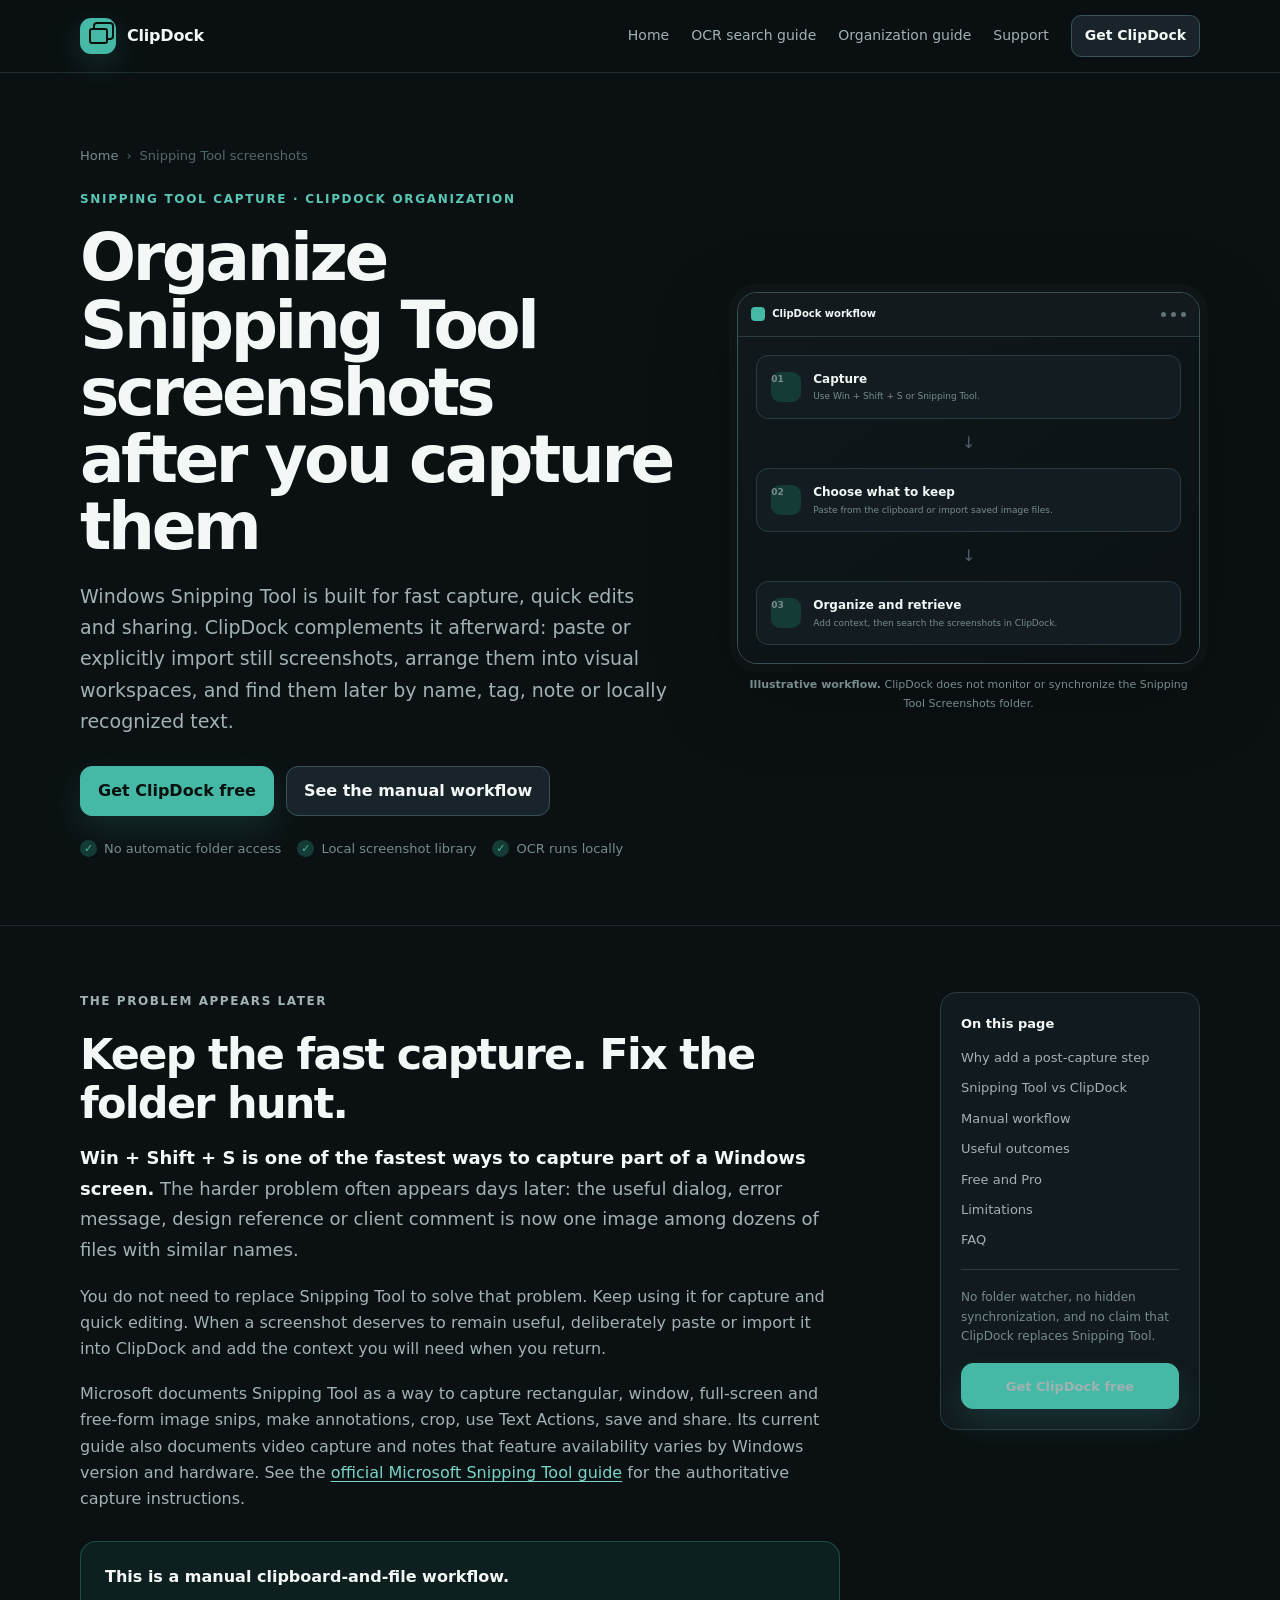
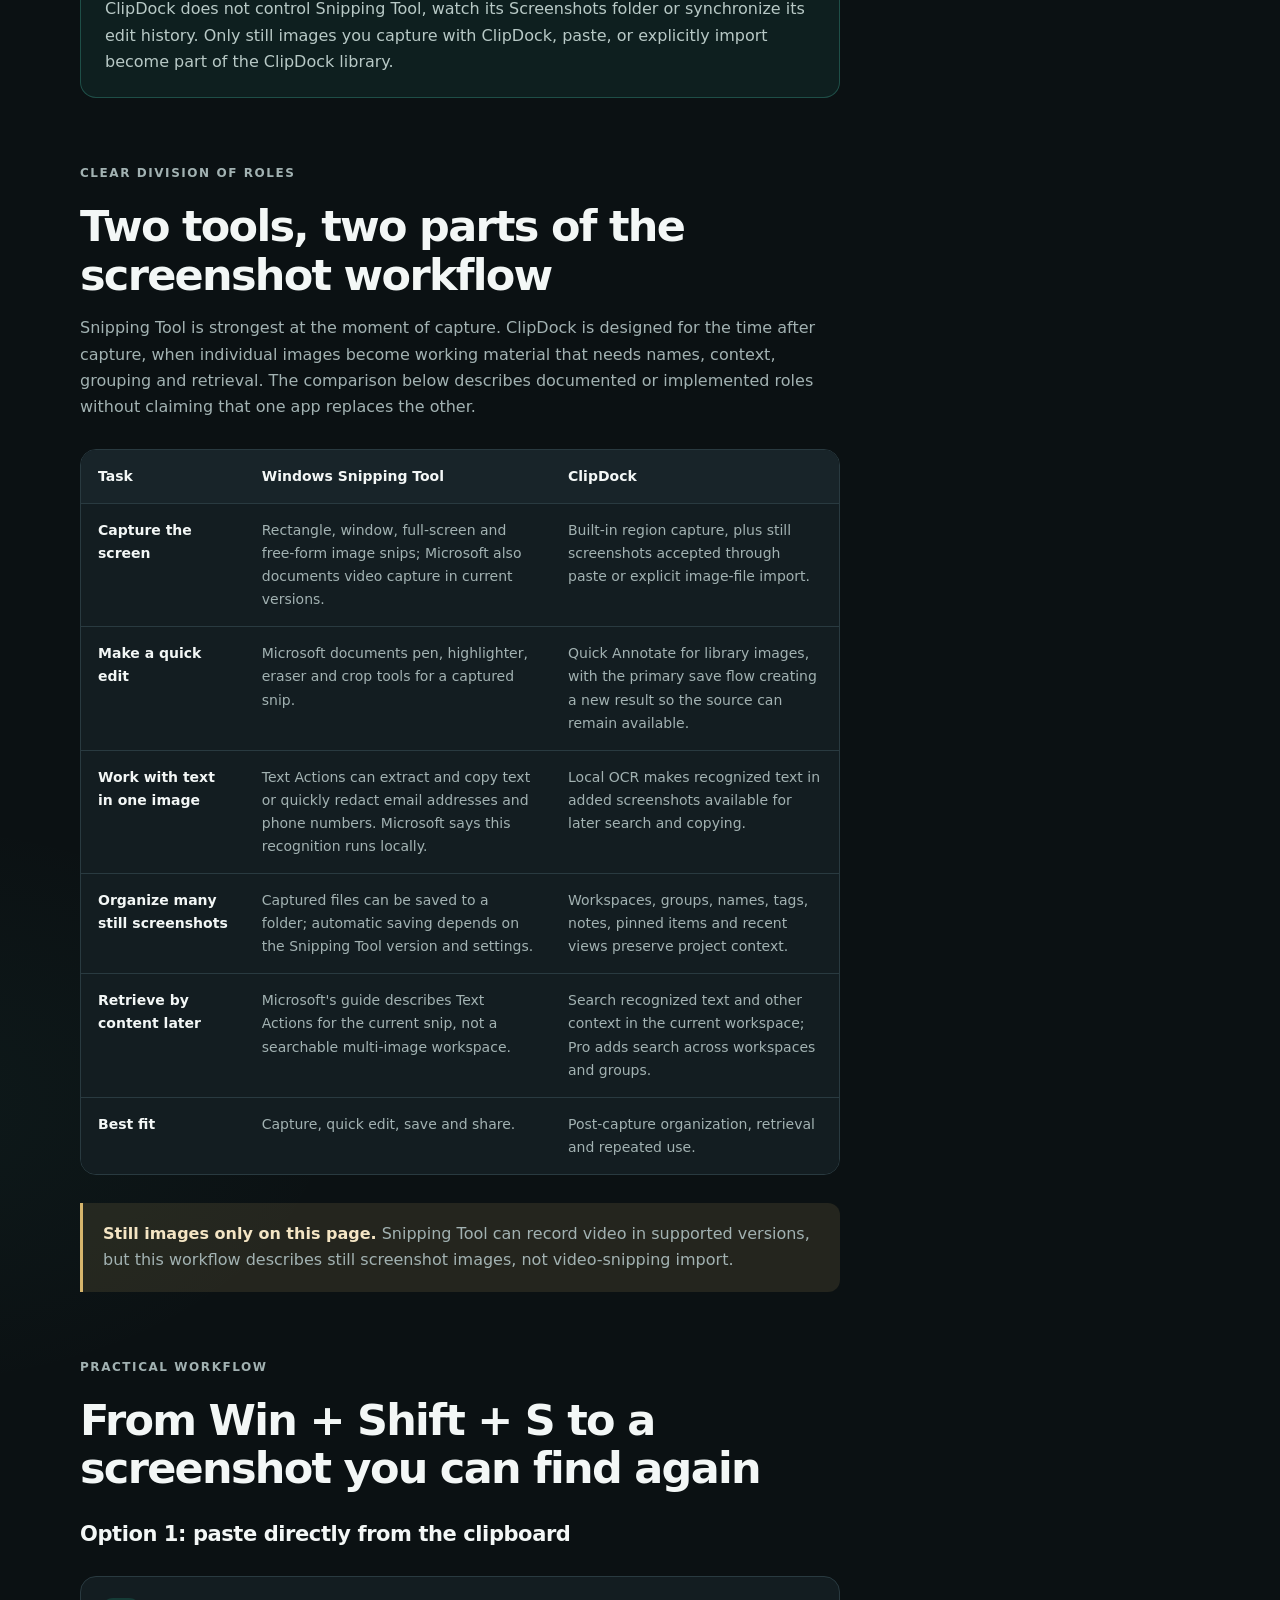
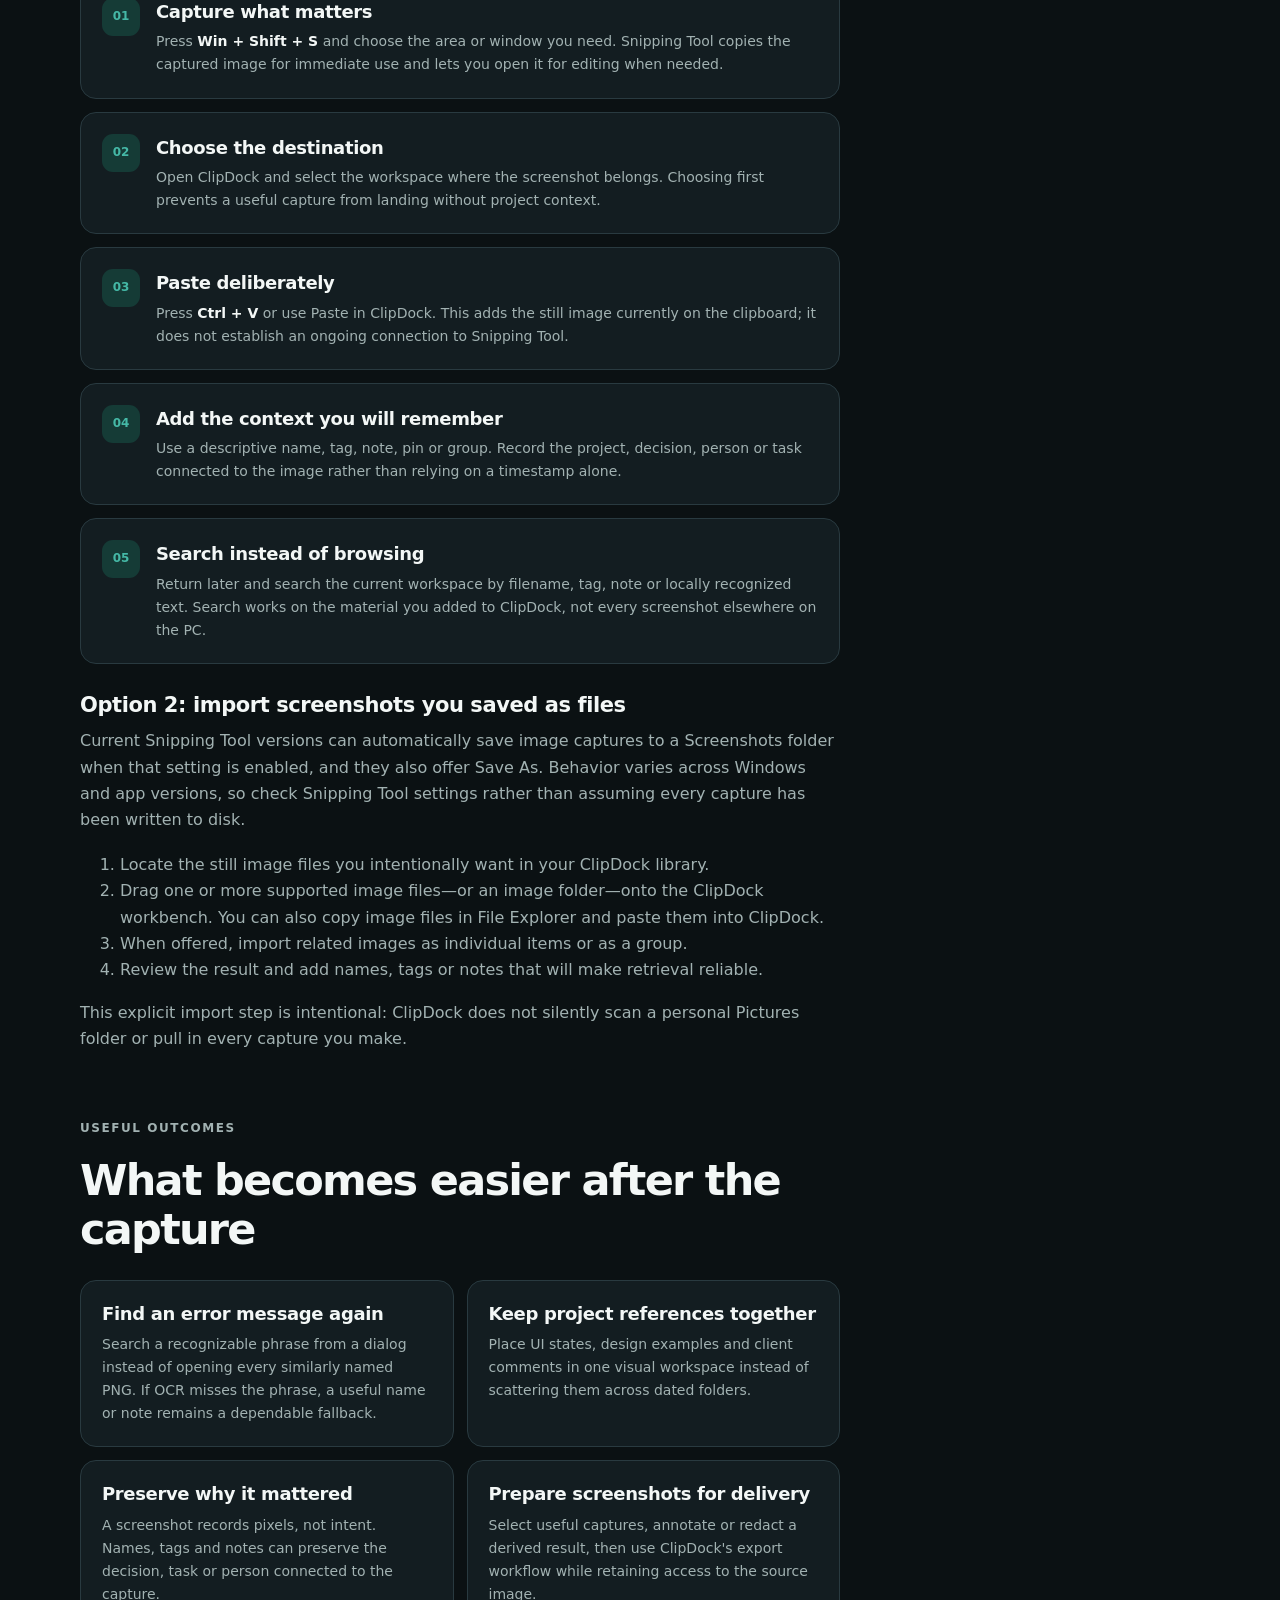
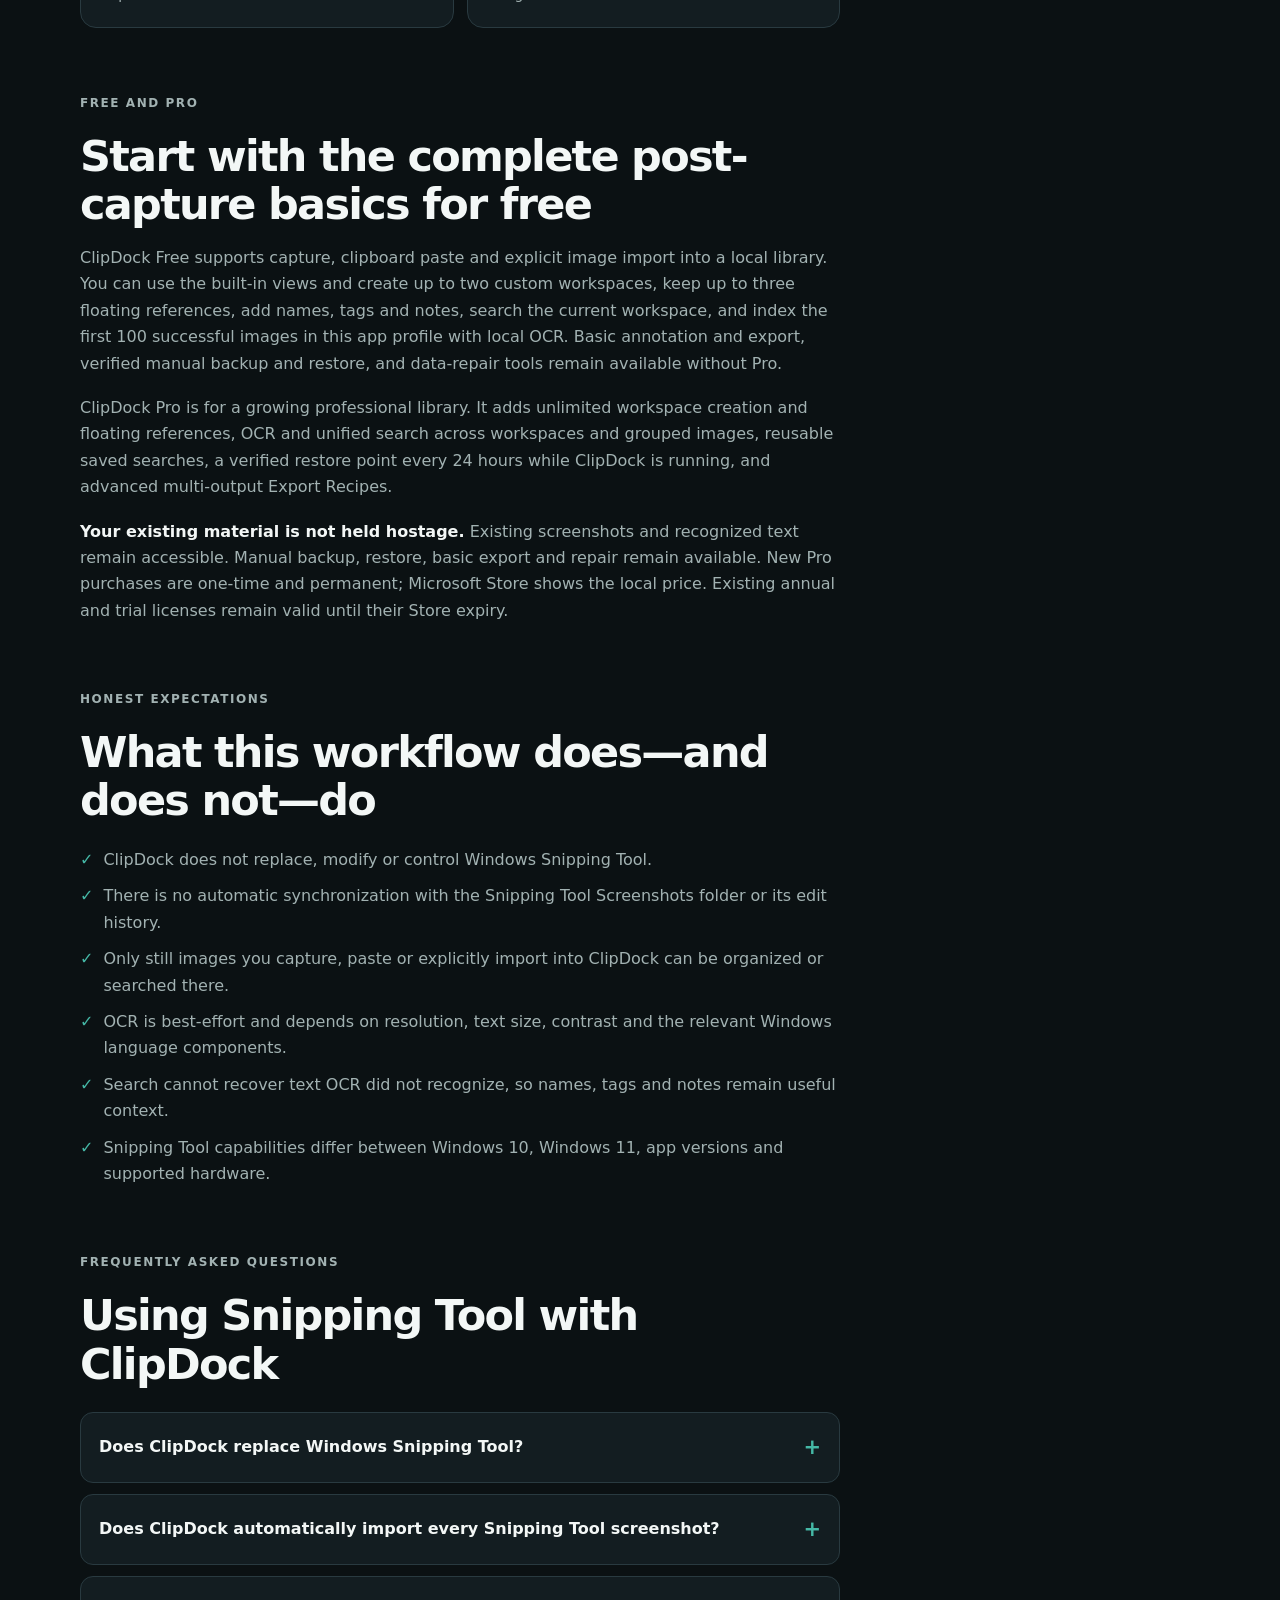
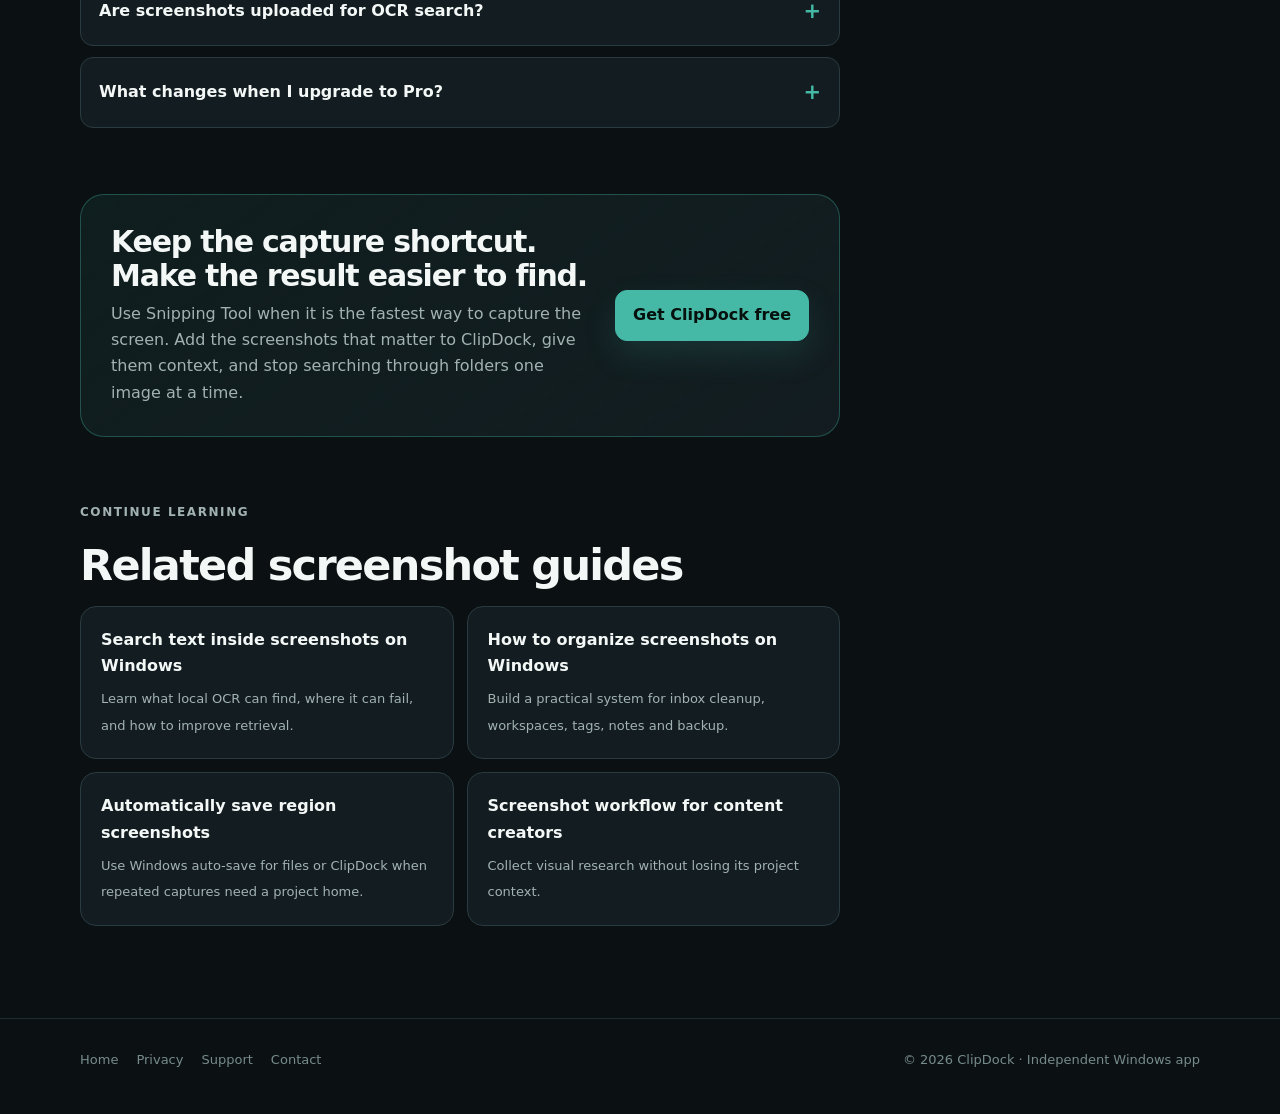
<file: organize-snipping-tool-screenshots.html>
<!doctype html>
<html lang="en">
<head>
  <meta charset="utf-8">
  <meta name="viewport" content="width=device-width, initial-scale=1">
  <meta name="color-scheme" content="dark">
  <meta name="description" content="Keep using Windows Snipping Tool, then paste or import captures into ClipDock to group, tag, search text locally, and find screenshots later.">
  <meta name="robots" content="index,follow,max-image-preview:large,max-snippet:-1,max-video-preview:-1">
  <meta name="theme-color" content="#0b1113">
  <link rel="canonical" href="https://getclipdock.com/organize-snipping-tool-screenshots.html">
  <link rel="icon" href="favicon.svg" type="image/svg+xml">
  <link rel="icon" href="favicon-32.png" sizes="32x32" type="image/png">
  <link rel="apple-touch-icon" href="apple-touch-icon.png">
  <link rel="manifest" href="site.webmanifest">
  <link rel="stylesheet" href="/assets/content.css">
  <style>
    .guideHero > figure{min-width:0;margin:0}
    .guideHero > figure .productVisual{width:100%}
    @media (max-width:560px){.guideHeroCopy{overflow-wrap:anywhere}}
  </style>

  <meta property="og:type" content="article">
  <meta property="og:site_name" content="ClipDock">
  <meta property="og:locale" content="en_US">
  <meta property="og:title" content="Organize Snipping Tool Screenshots on Windows">
  <meta property="og:description" content="Keep using Snipping Tool for capture, then paste or explicitly import still screenshots into a searchable ClipDock workspace.">
  <meta property="og:url" content="https://getclipdock.com/organize-snipping-tool-screenshots.html">
  <meta property="og:image" content="https://getclipdock.com/assets/og/clipdock-og.png">
  <meta property="og:image:width" content="1200">
  <meta property="og:image:height" content="630">
  <meta property="og:image:alt" content="ClipDock searchable screenshot workspace for Windows">
  <meta property="article:published_time" content="2026-07-18">
  <meta property="article:modified_time" content="2026-07-18">

  <meta name="twitter:card" content="summary_large_image">
  <meta name="twitter:title" content="Organize Snipping Tool Screenshots on Windows">
  <meta name="twitter:description" content="A practical manual workflow for turning Snipping Tool captures into an organized, locally searchable screenshot library.">
  <meta name="twitter:image" content="https://getclipdock.com/assets/og/clipdock-og.png">

  <title>Organize Snipping Tool Screenshots on Windows | ClipDock</title>

  <script type="application/ld+json">
  {
    "@context":"https://schema.org",
    "@graph":[
      {
        "@type":"BreadcrumbList",
        "itemListElement":[
          {"@type":"ListItem","position":1,"name":"Home","item":"https://getclipdock.com/"},
          {"@type":"ListItem","position":2,"name":"Organize Snipping Tool screenshots","item":"https://getclipdock.com/organize-snipping-tool-screenshots.html"}
        ]
      },
      {
        "@type":"Article",
        "headline":"Organize Snipping Tool screenshots after you capture them",
        "description":"A practical manual workflow for pasting or importing Windows Snipping Tool captures into an organized, locally searchable ClipDock workspace.",
        "datePublished":"2026-07-18",
        "dateModified":"2026-07-18",
        "mainEntityOfPage":{"@type":"WebPage","@id":"https://getclipdock.com/organize-snipping-tool-screenshots.html"},
        "author":{"@type":"Organization","name":"ClipDock","url":"https://getclipdock.com/"},
        "publisher":{"@type":"Organization","name":"ClipDock","url":"https://getclipdock.com/"},
        "image":"https://getclipdock.com/assets/og/clipdock-og.png",
        "about":["Windows screenshots","Snipping Tool","Screenshot organization","Local OCR"]
      }
    ]
  }
  </script>
</head>
<body>
  <a class="skipLink" href="#main">Skip to content</a>

  <header class="siteHeader">
    <div class="shell headerInner">
      <a class="brandLockup" href="index.html" aria-label="ClipDock home">
        <span class="brandMark" aria-hidden="true"></span>
        <span>ClipDock</span>
      </a>
      <nav class="headerNav" aria-label="Primary navigation">
        <a href="index.html">Home</a>
        <a href="search-text-in-screenshots-windows.html">OCR search guide</a>
        <a href="how-to-organize-screenshots-on-windows.html">Organization guide</a>
        <a href="support.html">Support</a>
        <a class="button buttonSmall headerStore" href="https://apps.microsoft.com/detail/9NG4M120496J?cid=clipdock_website_snipping_header" target="_blank" rel="noopener noreferrer">Get ClipDock</a>
      </nav>
    </div>
  </header>

  <main id="main">
    <section class="shell guideHero" aria-labelledby="hero-title">
      <div class="guideHeroCopy">
        <nav class="breadcrumbs" aria-label="Breadcrumb">
          <a href="index.html">Home</a><span aria-hidden="true">›</span>
          <span>Snipping Tool screenshots</span>
        </nav>
        <p class="eyebrow">Snipping Tool capture · ClipDock organization</p>
        <h1 id="hero-title">Organize Snipping Tool screenshots after you capture them</h1>
        <p class="heroLead">Windows Snipping Tool is built for fast capture, quick edits and sharing. ClipDock complements it afterward: paste or explicitly import still screenshots, arrange them into visual workspaces, and find them later by name, tag, note or locally recognized text.</p>
        <div class="heroActions">
          <a class="button buttonPrimary" href="https://apps.microsoft.com/detail/9NG4M120496J?cid=clipdock_website_snipping_hero" target="_blank" rel="noopener noreferrer">Get ClipDock free</a>
          <a class="button" href="#workflow">See the manual workflow</a>
        </div>
        <ul class="heroMeta" aria-label="Workflow facts">
          <li>No automatic folder access</li>
          <li>Local screenshot library</li>
          <li>OCR runs locally</li>
        </ul>
      </div>

      <figure>
        <div class="productVisual" role="img" aria-label="Illustration of a three-step manual workflow: capture with Snipping Tool, paste or import into ClipDock, then organize and search">
          <div class="visualTop">
            <span class="visualBrand"><i aria-hidden="true"></i>ClipDock workflow</span>
            <span class="visualDots" aria-hidden="true"><i></i><i></i><i></i></span>
          </div>
          <div class="visualBody">
            <div class="captureFlow" aria-hidden="true">
              <div class="flowNode">
                <span class="flowNumber">01</span>
                <div><strong>Capture</strong><span>Use Win + Shift + S or Snipping Tool.</span></div>
              </div>
              <div class="flowArrow">↓</div>
              <div class="flowNode">
                <span class="flowNumber">02</span>
                <div><strong>Choose what to keep</strong><span>Paste from the clipboard or import saved image files.</span></div>
              </div>
              <div class="flowArrow">↓</div>
              <div class="flowNode">
                <span class="flowNumber">03</span>
                <div><strong>Organize and retrieve</strong><span>Add context, then search the screenshots in ClipDock.</span></div>
              </div>
            </div>
          </div>
        </div>
        <figcaption class="visualCaption"><strong>Illustrative workflow.</strong> ClipDock does not monitor or synchronize the Snipping Tool Screenshots folder.</figcaption>
      </figure>
    </section>

    <section class="contentSection">
      <div class="shell contentLayout">
        <article class="article">
          <section id="why">
            <p class="kicker">The problem appears later</p>
            <h2>Keep the fast capture. Fix the folder hunt.</h2>
            <p class="lede"><strong>Win + Shift + S is one of the fastest ways to capture part of a Windows screen.</strong> The harder problem often appears days later: the useful dialog, error message, design reference or client comment is now one image among dozens of files with similar names.</p>
            <p>You do not need to replace Snipping Tool to solve that problem. Keep using it for capture and quick editing. When a screenshot deserves to remain useful, deliberately paste or import it into ClipDock and add the context you will need when you return.</p>
            <p>Microsoft documents Snipping Tool as a way to capture rectangular, window, full-screen and free-form image snips, make annotations, crop, use Text Actions, save and share. Its current guide also documents video capture and notes that feature availability varies by Windows version and hardware. See the <a href="https://support.microsoft.com/en-us/windows/apps/use-snipping-tool-to-capture-screenshots" target="_blank" rel="noopener noreferrer">official Microsoft Snipping Tool guide</a> for the authoritative capture instructions.</p>
            <div class="callout">
              <strong>This is a manual clipboard-and-file workflow.</strong>
              <p>ClipDock does not control Snipping Tool, watch its Screenshots folder or synchronize its edit history. Only still images you capture with ClipDock, paste, or explicitly import become part of the ClipDock library.</p>
            </div>
          </section>

          <section id="roles">
            <p class="kicker">Clear division of roles</p>
            <h2>Two tools, two parts of the screenshot workflow</h2>
            <p>Snipping Tool is strongest at the moment of capture. ClipDock is designed for the time after capture, when individual images become working material that needs names, context, grouping and retrieval. The comparison below describes documented or implemented roles without claiming that one app replaces the other.</p>
            <div class="comparisonWrap">
              <table class="comparison">
                <thead>
                  <tr><th scope="col">Task</th><th scope="col">Windows Snipping Tool</th><th scope="col">ClipDock</th></tr>
                </thead>
                <tbody>
                  <tr><td>Capture the screen</td><td>Rectangle, window, full-screen and free-form image snips; Microsoft also documents video capture in current versions.</td><td>Built-in region capture, plus still screenshots accepted through paste or explicit image-file import.</td></tr>
                  <tr><td>Make a quick edit</td><td>Microsoft documents pen, highlighter, eraser and crop tools for a captured snip.</td><td>Quick Annotate for library images, with the primary save flow creating a new result so the source can remain available.</td></tr>
                  <tr><td>Work with text in one image</td><td>Text Actions can extract and copy text or quickly redact email addresses and phone numbers. Microsoft says this recognition runs locally.</td><td>Local OCR makes recognized text in added screenshots available for later search and copying.</td></tr>
                  <tr><td>Organize many still screenshots</td><td>Captured files can be saved to a folder; automatic saving depends on the Snipping Tool version and settings.</td><td>Workspaces, groups, names, tags, notes, pinned items and recent views preserve project context.</td></tr>
                  <tr><td>Retrieve by content later</td><td>Microsoft's guide describes Text Actions for the current snip, not a searchable multi-image workspace.</td><td>Search recognized text and other context in the current workspace; Pro adds search across workspaces and groups.</td></tr>
                  <tr><td>Best fit</td><td>Capture, quick edit, save and share.</td><td>Post-capture organization, retrieval and repeated use.</td></tr>
                </tbody>
              </table>
            </div>
            <p class="note"><strong>Still images only on this page.</strong> Snipping Tool can record video in supported versions, but this workflow describes still screenshot images, not video-snipping import.</p>
          </section>

          <section id="workflow">
            <p class="kicker">Practical workflow</p>
            <h2>From Win + Shift + S to a screenshot you can find again</h2>
            <h3>Option 1: paste directly from the clipboard</h3>
            <div class="stepList">
              <div class="stepCard"><span class="stepNo">01</span><div><h3>Capture what matters</h3><p>Press <strong>Win + Shift + S</strong> and choose the area or window you need. Snipping Tool copies the captured image for immediate use and lets you open it for editing when needed.</p></div></div>
              <div class="stepCard"><span class="stepNo">02</span><div><h3>Choose the destination</h3><p>Open ClipDock and select the workspace where the screenshot belongs. Choosing first prevents a useful capture from landing without project context.</p></div></div>
              <div class="stepCard"><span class="stepNo">03</span><div><h3>Paste deliberately</h3><p>Press <strong>Ctrl + V</strong> or use Paste in ClipDock. This adds the still image currently on the clipboard; it does not establish an ongoing connection to Snipping Tool.</p></div></div>
              <div class="stepCard"><span class="stepNo">04</span><div><h3>Add the context you will remember</h3><p>Use a descriptive name, tag, note, pin or group. Record the project, decision, person or task connected to the image rather than relying on a timestamp alone.</p></div></div>
              <div class="stepCard"><span class="stepNo">05</span><div><h3>Search instead of browsing</h3><p>Return later and search the current workspace by filename, tag, note or locally recognized text. Search works on the material you added to ClipDock, not every screenshot elsewhere on the PC.</p></div></div>
            </div>

            <h3>Option 2: import screenshots you saved as files</h3>
            <p>Current Snipping Tool versions can automatically save image captures to a Screenshots folder when that setting is enabled, and they also offer Save As. Behavior varies across Windows and app versions, so check Snipping Tool settings rather than assuming every capture has been written to disk.</p>
            <ol>
              <li>Locate the still image files you intentionally want in your ClipDock library.</li>
              <li>Drag one or more supported image files—or an image folder—onto the ClipDock workbench. You can also copy image files in File Explorer and paste them into ClipDock.</li>
              <li>When offered, import related images as individual items or as a group.</li>
              <li>Review the result and add names, tags or notes that will make retrieval reliable.</li>
            </ol>
            <p>This explicit import step is intentional: ClipDock does not silently scan a personal Pictures folder or pull in every capture you make.</p>
          </section>

          <section id="uses">
            <p class="kicker">Useful outcomes</p>
            <h2>What becomes easier after the capture</h2>
            <div class="featureGrid">
              <div class="featureCard"><h3>Find an error message again</h3><p>Search a recognizable phrase from a dialog instead of opening every similarly named PNG. If OCR misses the phrase, a useful name or note remains a dependable fallback.</p></div>
              <div class="featureCard"><h3>Keep project references together</h3><p>Place UI states, design examples and client comments in one visual workspace instead of scattering them across dated folders.</p></div>
              <div class="featureCard"><h3>Preserve why it mattered</h3><p>A screenshot records pixels, not intent. Names, tags and notes can preserve the decision, task or person connected to the capture.</p></div>
              <div class="featureCard"><h3>Prepare screenshots for delivery</h3><p>Select useful captures, annotate or redact a derived result, then use ClipDock's export workflow while retaining access to the source image.</p></div>
            </div>
          </section>

          <section id="free-pro">
            <p class="kicker">Free and Pro</p>
            <h2>Start with the complete post-capture basics for free</h2>
            <p>ClipDock Free supports capture, clipboard paste and explicit image import into a local library. You can use the built-in views and create up to two custom workspaces, keep up to three floating references, add names, tags and notes, search the current workspace, and index the first 100 successful images in this app profile with local OCR. Basic annotation and export, verified manual backup and restore, and data-repair tools remain available without Pro.</p>
            <p>ClipDock Pro is for a growing professional library. It adds unlimited workspace creation and floating references, OCR and unified search across workspaces and grouped images, reusable saved searches, a verified restore point every 24 hours while ClipDock is running, and advanced multi-output Export Recipes.</p>
            <p><strong>Your existing material is not held hostage.</strong> Existing screenshots and recognized text remain accessible. Manual backup, restore, basic export and repair remain available. New Pro purchases are one-time and permanent; Microsoft Store shows the local price. Existing annual and trial licenses remain valid until their Store expiry.</p>
          </section>

          <section id="limits">
            <p class="kicker">Honest expectations</p>
            <h2>What this workflow does—and does not—do</h2>
            <ul class="checkList">
              <li>ClipDock does not replace, modify or control Windows Snipping Tool.</li>
              <li>There is no automatic synchronization with the Snipping Tool Screenshots folder or its edit history.</li>
              <li>Only still images you capture, paste or explicitly import into ClipDock can be organized or searched there.</li>
              <li>OCR is best-effort and depends on resolution, text size, contrast and the relevant Windows language components.</li>
              <li>Search cannot recover text OCR did not recognize, so names, tags and notes remain useful context.</li>
              <li>Snipping Tool capabilities differ between Windows 10, Windows 11, app versions and supported hardware.</li>
            </ul>
          </section>

          <section id="faq">
            <p class="kicker">Frequently asked questions</p>
            <h2>Using Snipping Tool with ClipDock</h2>
            <div class="faqList">
              <details>
                <summary>Does ClipDock replace Windows Snipping Tool?</summary>
                <p>No. Snipping Tool remains a strong choice for fast Windows capture, quick annotation and sharing. ClipDock adds a post-capture workspace for still screenshots you choose to organize, search and reuse.</p>
              </details>
              <details>
                <summary>Does ClipDock automatically import every Snipping Tool screenshot?</summary>
                <p>No. ClipDock does not watch the Screenshots folder. After using Win + Shift + S, paste the captured image into ClipDock, or explicitly drag or import a saved image or folder.</p>
              </details>
              <details>
                <summary>Are screenshots uploaded for OCR search?</summary>
                <p>No. ClipDock stores its library locally by default and performs OCR through local Windows components. It does not upload screenshots to a ClipDock server for search. A backup is created only in a folder you explicitly choose.</p>
              </details>
              <details>
                <summary>What changes when I upgrade to Pro?</summary>
                <p>Free supports the core capture, paste, import and current-workspace organization workflow, including local OCR indexing for the first 100 successful images in this app profile. Pro expands retrieval across the full library and adds unlimited workspaces, saved searches, verified 24-hour restore points while ClipDock runs, and advanced batch-delivery Recipes. Existing files remain accessible if an older subscription ends.</p>
              </details>
            </div>
          </section>

          <section id="get-clipdock">
            <div class="articleCta">
              <div>
                <h2>Keep the capture shortcut. Make the result easier to find.</h2>
                <p>Use Snipping Tool when it is the fastest way to capture the screen. Add the screenshots that matter to ClipDock, give them context, and stop searching through folders one image at a time.</p>
              </div>
              <a class="button buttonPrimary" href="https://apps.microsoft.com/detail/9NG4M120496J?cid=clipdock_website_snipping_cta" target="_blank" rel="noopener noreferrer">Get ClipDock free</a>
            </div>
          </section>

          <section aria-labelledby="related-title">
            <p class="kicker">Continue learning</p>
            <h2 id="related-title">Related screenshot guides</h2>
            <div class="relatedGrid">
              <a class="relatedCard" href="search-text-in-screenshots-windows.html"><strong>Search text inside screenshots on Windows</strong><span>Learn what local OCR can find, where it can fail, and how to improve retrieval.</span></a>
              <a class="relatedCard" href="how-to-organize-screenshots-on-windows.html"><strong>How to organize screenshots on Windows</strong><span>Build a practical system for inbox cleanup, workspaces, tags, notes and backup.</span></a>
              <a class="relatedCard" href="automatically-save-region-screenshots-windows.html"><strong>Automatically save region screenshots</strong><span>Use Windows auto-save for files or ClipDock when repeated captures need a project home.</span></a>
              <a class="relatedCard" href="screenshot-organizer-content-creators.html"><strong>Screenshot workflow for content creators</strong><span>Collect visual research without losing its project context.</span></a>
            </div>
          </section>
        </article>

        <aside class="sideRail" aria-label="On this page">
          <strong>On this page</strong>
          <nav>
            <a href="#why">Why add a post-capture step</a>
            <a href="#roles">Snipping Tool vs ClipDock</a>
            <a href="#workflow">Manual workflow</a>
            <a href="#uses">Useful outcomes</a>
            <a href="#free-pro">Free and Pro</a>
            <a href="#limits">Limitations</a>
            <a href="#faq">FAQ</a>
          </nav>
          <div class="railRule"></div>
          <p>No folder watcher, no hidden synchronization, and no claim that ClipDock replaces Snipping Tool.</p>
          <a class="button buttonPrimary" href="https://apps.microsoft.com/detail/9NG4M120496J?cid=clipdock_website_snipping_rail" target="_blank" rel="noopener noreferrer">Get ClipDock free</a>
        </aside>
      </div>
    </section>
  </main>

  <footer>
    <div class="shell footerInner">
      <div class="footerLinks">
        <a href="index.html">Home</a>
        <a href="privacy.html">Privacy</a>
        <a href="support.html">Support</a>
        <a href="mailto:limingjin777@gmail.com">Contact</a>
      </div>
      <div>© 2026 ClipDock · Independent Windows app</div>
    </div>
  </footer>
</body>
</html>
</file>
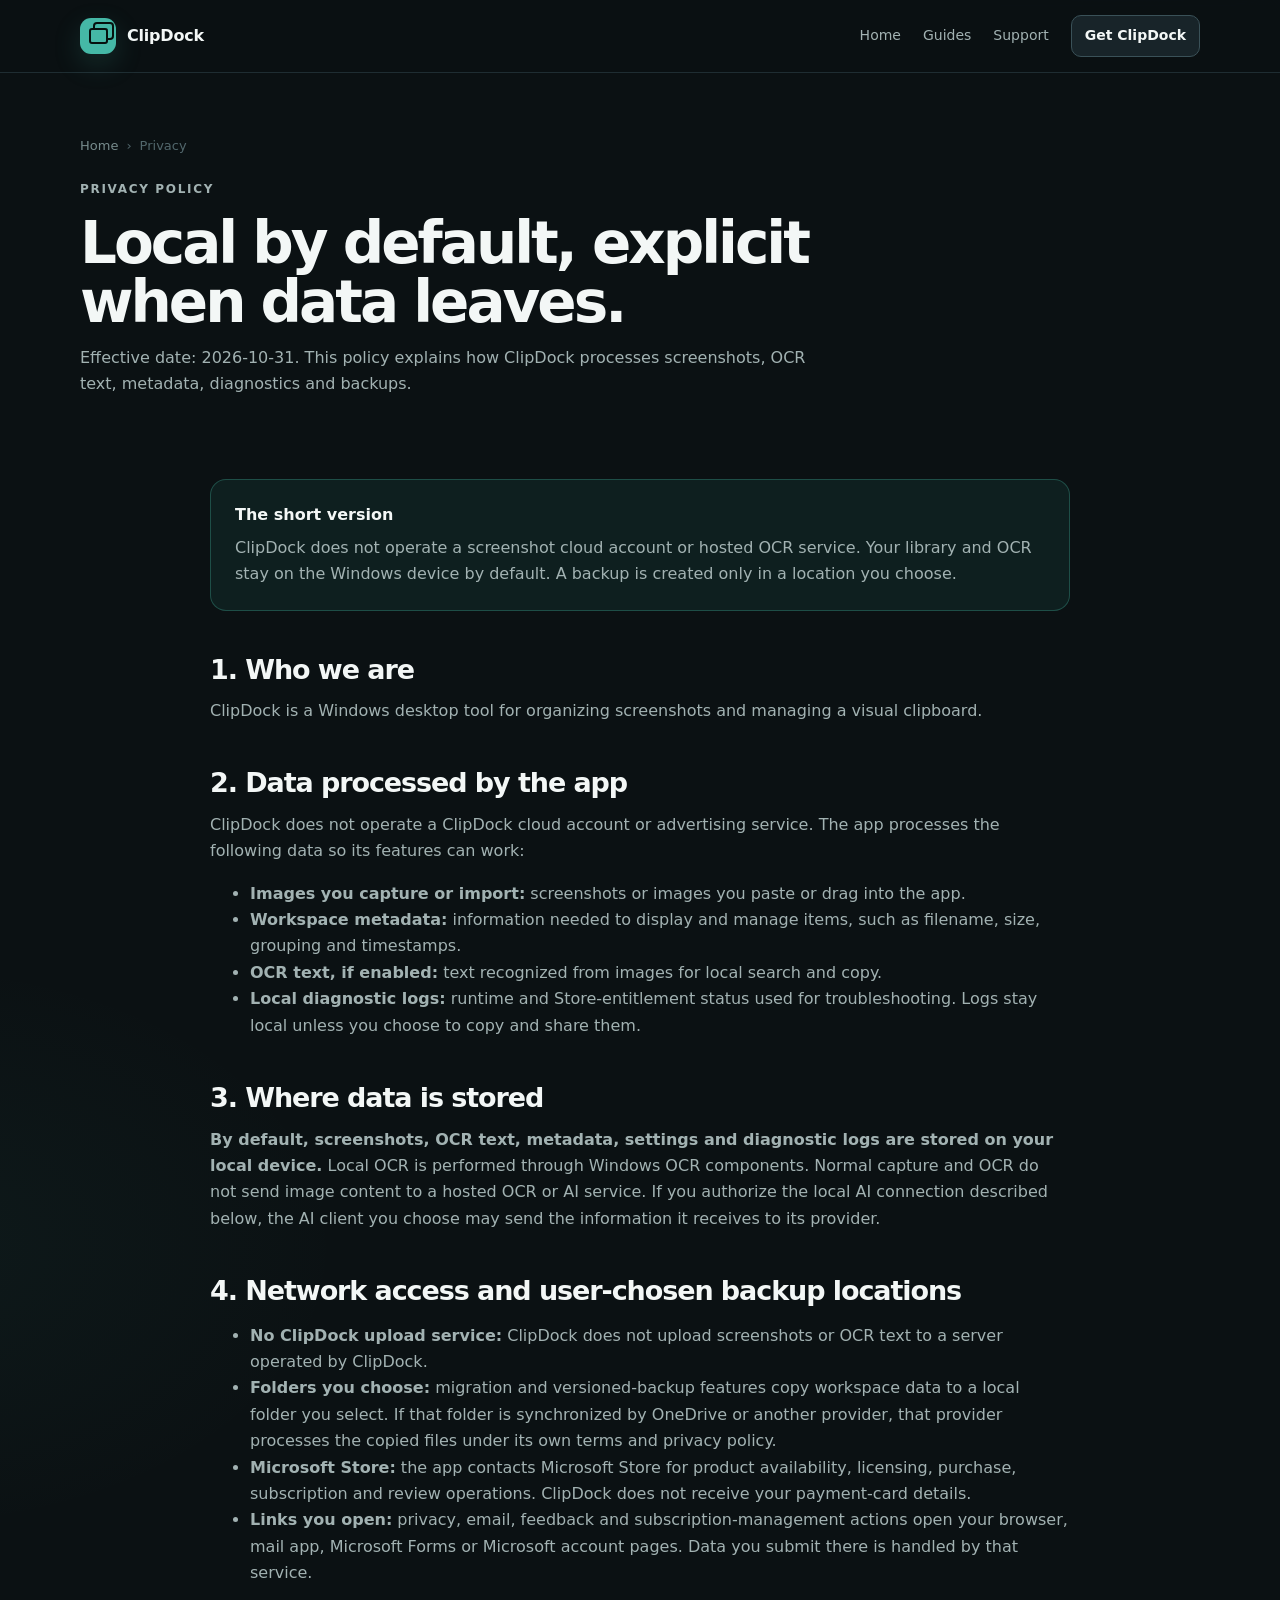
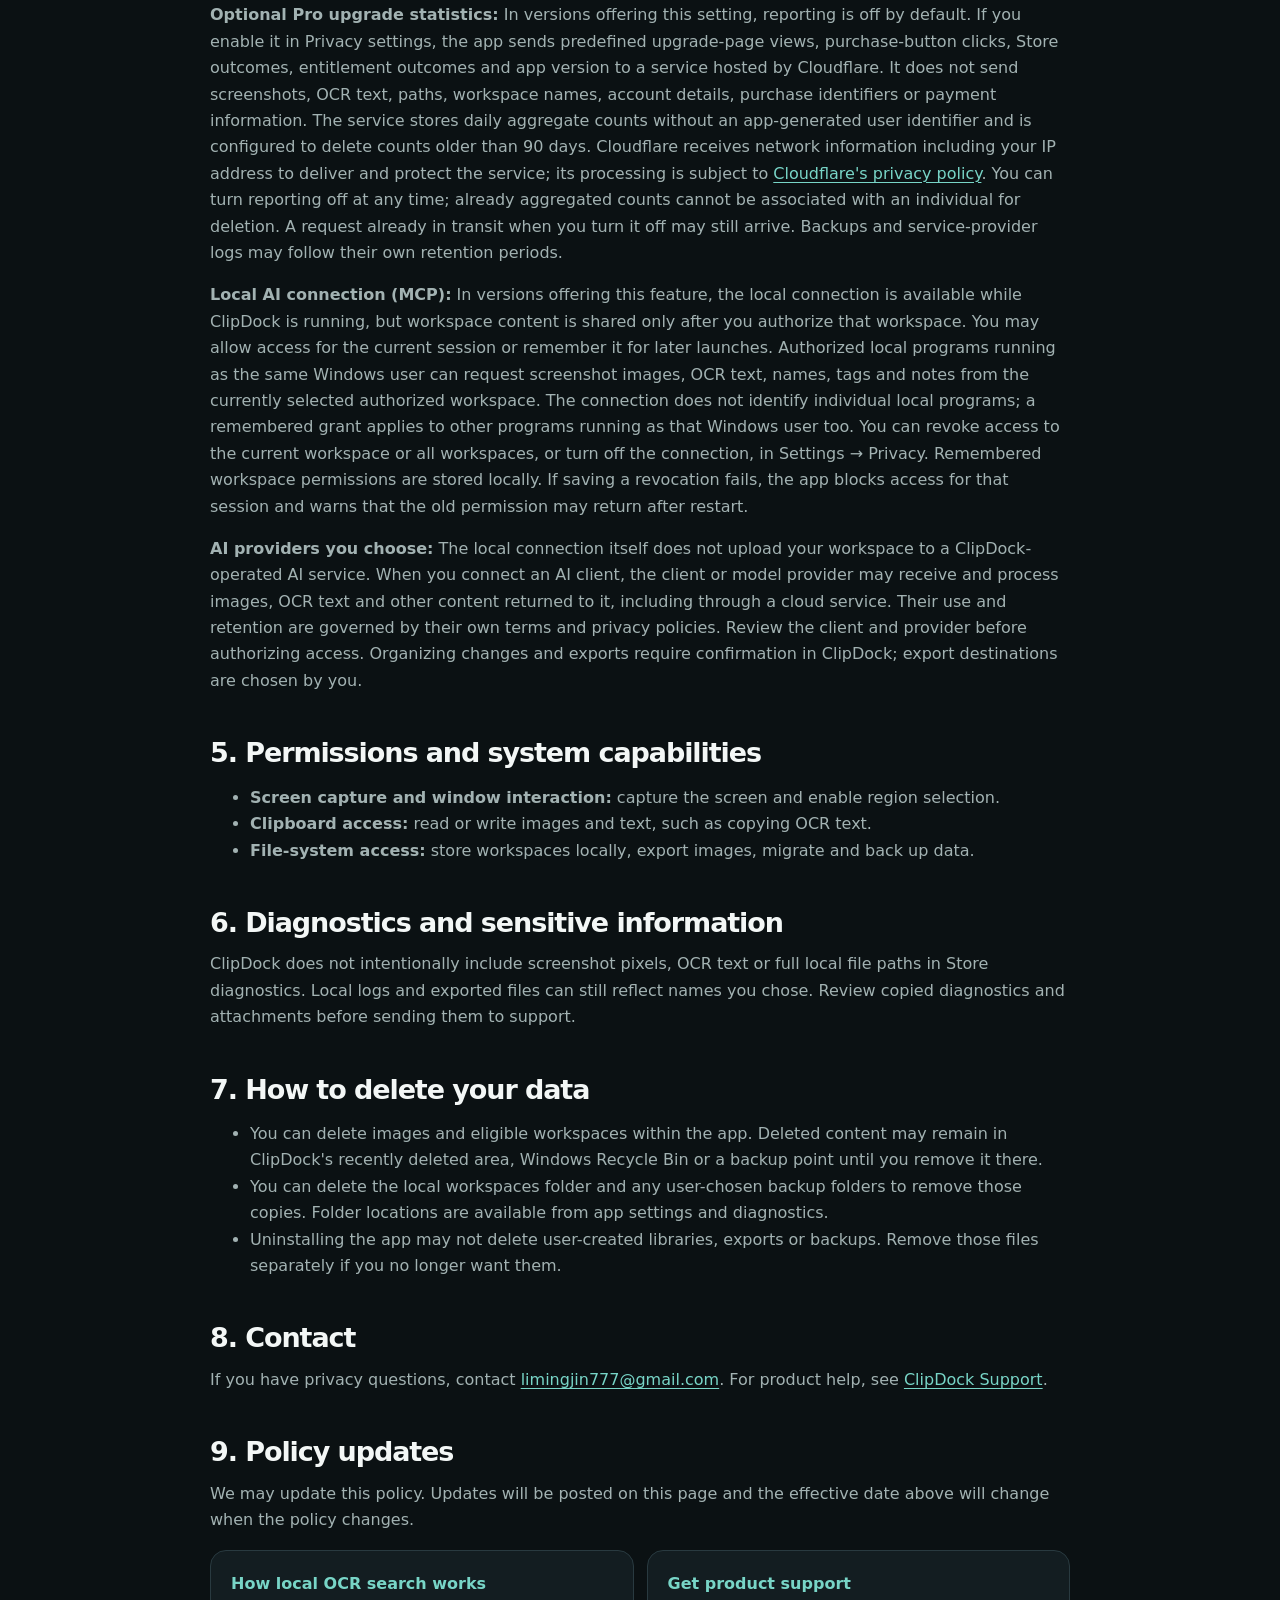
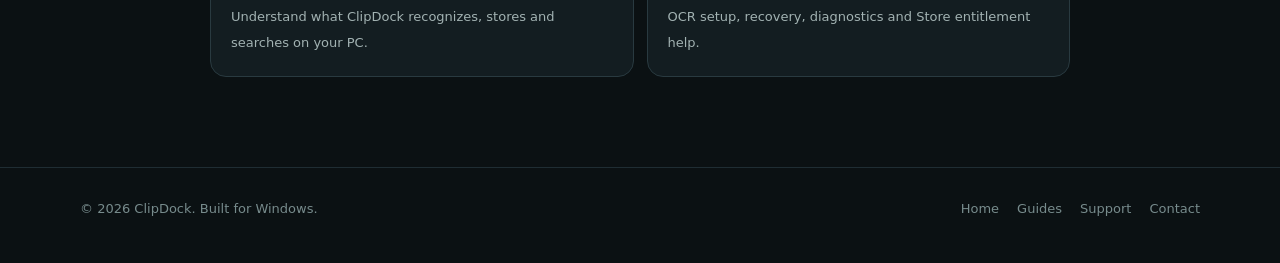
<file: privacy.html>
<!doctype html>
<html lang="en">
<head>
  <meta charset="utf-8" />
  <meta name="viewport" content="width=device-width,initial-scale=1" />
  <meta name="color-scheme" content="dark" />
  <meta name="theme-color" content="#0b1113" />
  <meta name="description" content="How ClipDock processes screenshots, OCR text, local metadata, diagnostics and user-chosen backups." />
  <meta name="robots" content="index,follow,max-image-preview:large" />
  <link rel="canonical" href="https://getclipdock.com/privacy.html" />
  <link rel="icon" href="/favicon.svg" type="image/svg+xml" />
  <link rel="icon" href="/favicon-32.png" sizes="32x32" type="image/png" />
  <link rel="apple-touch-icon" href="/apple-touch-icon.png" />
  <link rel="manifest" href="/site.webmanifest" />
  <link rel="stylesheet" href="/assets/content.css" />
  <meta property="og:type" content="website" />
  <meta property="og:site_name" content="ClipDock" />
  <meta property="og:title" content="ClipDock Privacy Policy" />
  <meta property="og:description" content="The data boundary for ClipDock screenshots, local OCR, diagnostics and user-chosen backups." />
  <meta property="og:url" content="https://getclipdock.com/privacy.html" />
  <meta property="og:image" content="https://getclipdock.com/assets/og/clipdock-og.png" />
  <meta name="twitter:card" content="summary_large_image" />
  <meta name="twitter:title" content="ClipDock Privacy Policy" />
  <meta name="twitter:description" content="How ClipDock keeps its screenshot library and OCR local by default." />
  <meta name="twitter:image" content="https://getclipdock.com/assets/og/clipdock-og.png" />
  <title>ClipDock Privacy Policy</title>
</head>
<body>
  <a class="skipLink" href="#main">Skip to content</a>
  <header class="siteHeader"><div class="shell headerInner"><a class="brandLockup" href="/" aria-label="ClipDock home"><span class="brandMark" aria-hidden="true"></span><span>ClipDock</span></a><nav class="headerNav" aria-label="Primary navigation"><a href="/">Home</a><a href="/#guides">Guides</a><a href="/support.html">Support</a><a class="button buttonSmall headerStore" href="https://apps.microsoft.com/detail/9NG4M120496J?cid=clipdock_privacy_header" target="_blank" rel="noopener noreferrer">Get ClipDock</a></nav></div></header>

  <main id="main">
    <div class="shell legalHero"><nav class="breadcrumbs" aria-label="Breadcrumb"><a href="/">Home</a><span>›</span><span>Privacy</span></nav><p class="eyebrow">Privacy policy</p><h1>Local by default, explicit when data leaves.</h1><p>Effective date: 2026-10-31. This policy explains how ClipDock processes screenshots, OCR text, metadata, diagnostics and backups.</p></div>
    <div class="shell legalBody">
      <div class="callout"><strong>The short version</strong><p>ClipDock does not operate a screenshot cloud account or hosted OCR service. Your library and OCR stay on the Windows device by default. A backup is created only in a location you choose.</p></div>

      <h2>1. Who we are</h2>
      <p>ClipDock is a Windows desktop tool for organizing screenshots and managing a visual clipboard.</p>

      <h2>2. Data processed by the app</h2>
      <p>ClipDock does not operate a ClipDock cloud account or advertising service. The app processes the following data so its features can work:</p>
      <ul><li><strong>Images you capture or import:</strong> screenshots or images you paste or drag into the app.</li><li><strong>Workspace metadata:</strong> information needed to display and manage items, such as filename, size, grouping and timestamps.</li><li><strong>OCR text, if enabled:</strong> text recognized from images for local search and copy.</li><li><strong>Local diagnostic logs:</strong> runtime and Store-entitlement status used for troubleshooting. Logs stay local unless you choose to copy and share them.</li></ul>

      <h2>3. Where data is stored</h2>
      <p><strong>By default, screenshots, OCR text, metadata, settings and diagnostic logs are stored on your local device.</strong> Local OCR is performed through Windows OCR components. Normal capture and OCR do not send image content to a hosted OCR or AI service. If you authorize the local AI connection described below, the AI client you choose may send the information it receives to its provider.</p>

      <h2>4. Network access and user-chosen backup locations</h2>
      <ul><li><strong>No ClipDock upload service:</strong> ClipDock does not upload screenshots or OCR text to a server operated by ClipDock.</li><li><strong>Folders you choose:</strong> migration and versioned-backup features copy workspace data to a local folder you select. If that folder is synchronized by OneDrive or another provider, that provider processes the copied files under its own terms and privacy policy.</li><li><strong>Microsoft Store:</strong> the app contacts Microsoft Store for product availability, licensing, purchase, subscription and review operations. ClipDock does not receive your payment-card details.</li><li><strong>Links you open:</strong> privacy, email, feedback and subscription-management actions open your browser, mail app, Microsoft Forms or Microsoft account pages. Data you submit there is handled by that service.</li></ul>

      <p><strong>Optional Pro upgrade statistics:</strong> In versions offering this setting, reporting is off by default. If you enable it in Privacy settings, the app sends predefined upgrade-page views, purchase-button clicks, Store outcomes, entitlement outcomes and app version to a service hosted by Cloudflare. It does not send screenshots, OCR text, paths, workspace names, account details, purchase identifiers or payment information. The service stores daily aggregate counts without an app-generated user identifier and is configured to delete counts older than 90 days. Cloudflare receives network information including your IP address to deliver and protect the service; its processing is subject to <a href="https://www.cloudflare.com/privacypolicy/">Cloudflare's privacy policy</a>. You can turn reporting off at any time; already aggregated counts cannot be associated with an individual for deletion. A request already in transit when you turn it off may still arrive. Backups and service-provider logs may follow their own retention periods.</p>
      <p><strong>Local AI connection (MCP):</strong> In versions offering this feature, the local connection is available while ClipDock is running, but workspace content is shared only after you authorize that workspace. You may allow access for the current session or remember it for later launches. Authorized local programs running as the same Windows user can request screenshot images, OCR text, names, tags and notes from the currently selected authorized workspace. The connection does not identify individual local programs; a remembered grant applies to other programs running as that Windows user too. You can revoke access to the current workspace or all workspaces, or turn off the connection, in Settings → Privacy. Remembered workspace permissions are stored locally. If saving a revocation fails, the app blocks access for that session and warns that the old permission may return after restart.</p>
      <p><strong>AI providers you choose:</strong> The local connection itself does not upload your workspace to a ClipDock-operated AI service. When you connect an AI client, the client or model provider may receive and process images, OCR text and other content returned to it, including through a cloud service. Their use and retention are governed by their own terms and privacy policies. Review the client and provider before authorizing access. Organizing changes and exports require confirmation in ClipDock; export destinations are chosen by you.</p>
      <h2>5. Permissions and system capabilities</h2>
      <ul><li><strong>Screen capture and window interaction:</strong> capture the screen and enable region selection.</li><li><strong>Clipboard access:</strong> read or write images and text, such as copying OCR text.</li><li><strong>File-system access:</strong> store workspaces locally, export images, migrate and back up data.</li></ul>

      <h2>6. Diagnostics and sensitive information</h2>
      <p>ClipDock does not intentionally include screenshot pixels, OCR text or full local file paths in Store diagnostics. Local logs and exported files can still reflect names you chose. Review copied diagnostics and attachments before sending them to support.</p>

      <h2>7. How to delete your data</h2>
      <ul><li>You can delete images and eligible workspaces within the app. Deleted content may remain in ClipDock's recently deleted area, Windows Recycle Bin or a backup point until you remove it there.</li><li>You can delete the local workspaces folder and any user-chosen backup folders to remove those copies. Folder locations are available from app settings and diagnostics.</li><li>Uninstalling the app may not delete user-created libraries, exports or backups. Remove those files separately if you no longer want them.</li></ul>

      <h2>8. Contact</h2>
      <p>If you have privacy questions, contact <a href="mailto:limingjin777@gmail.com">limingjin777@gmail.com</a>. For product help, see <a href="/support.html">ClipDock Support</a>.</p>

      <h2>9. Policy updates</h2>
      <p>We may update this policy. Updates will be posted on this page and the effective date above will change when the policy changes.</p>

      <div class="relatedGrid">
        <a class="relatedCard" href="/search-text-in-screenshots-windows.html"><strong>How local OCR search works</strong><span>Understand what ClipDock recognizes, stores and searches on your PC.</span></a>
        <a class="relatedCard" href="/support.html"><strong>Get product support</strong><span>OCR setup, recovery, diagnostics and Store entitlement help.</span></a>
      </div>
    </div>
  </main>
  <footer><div class="shell footerInner"><span>© 2026 ClipDock. Built for Windows.</span><div class="footerLinks"><a href="/">Home</a><a href="/#guides">Guides</a><a href="/support.html">Support</a><a href="mailto:limingjin777@gmail.com">Contact</a></div></div></footer>
</body>
</html>
</file>
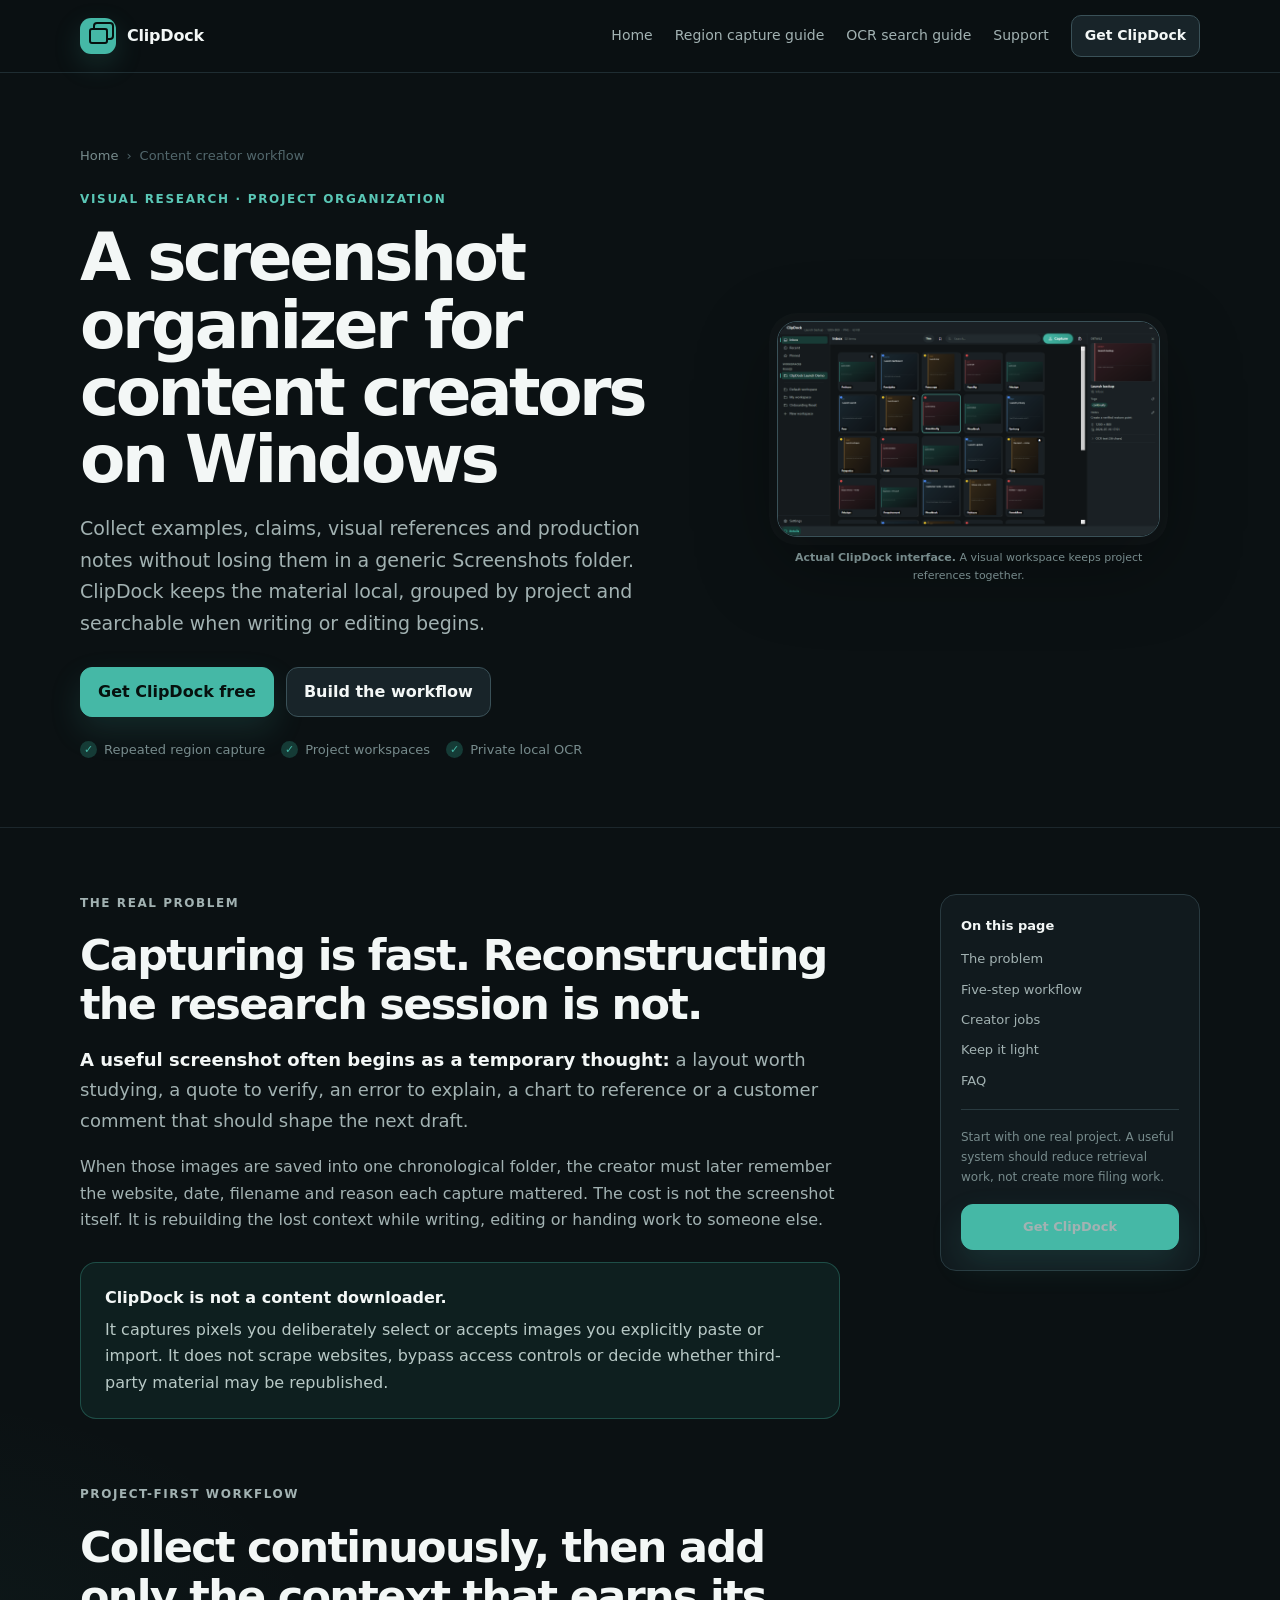
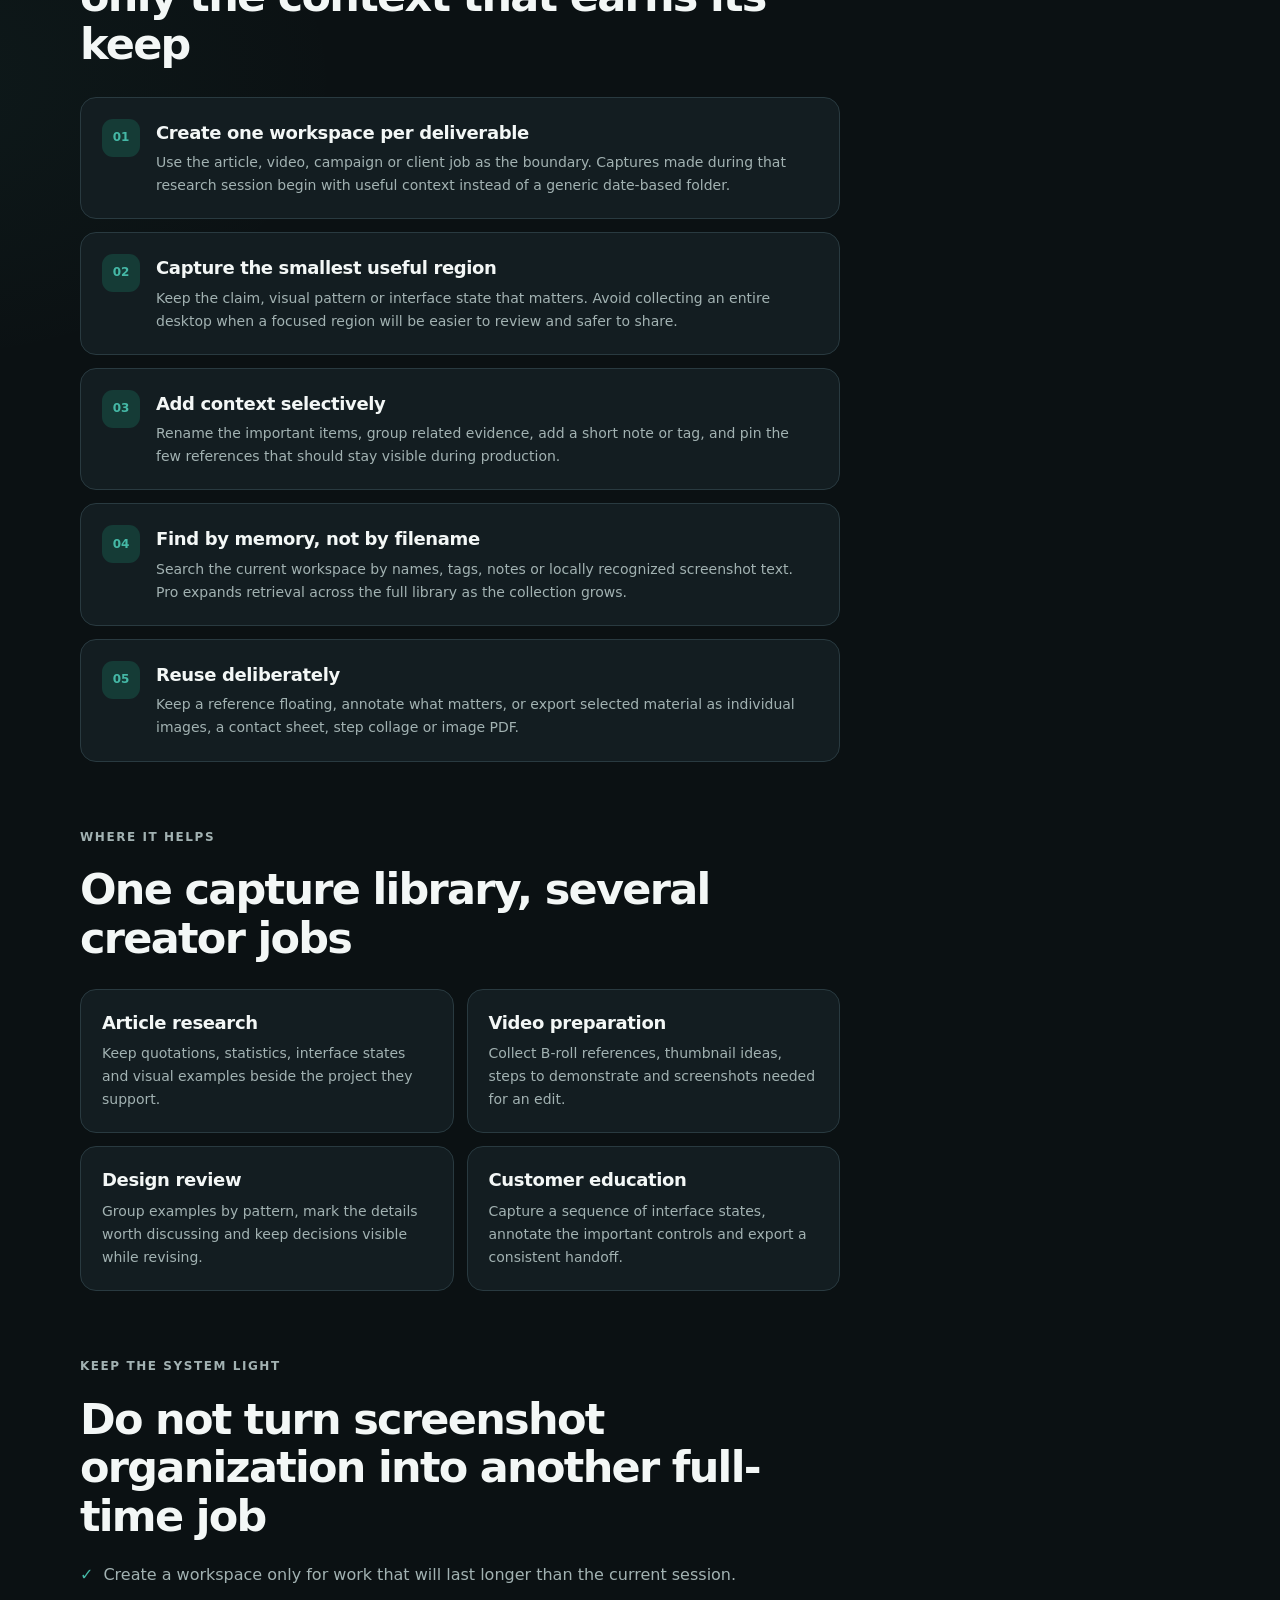
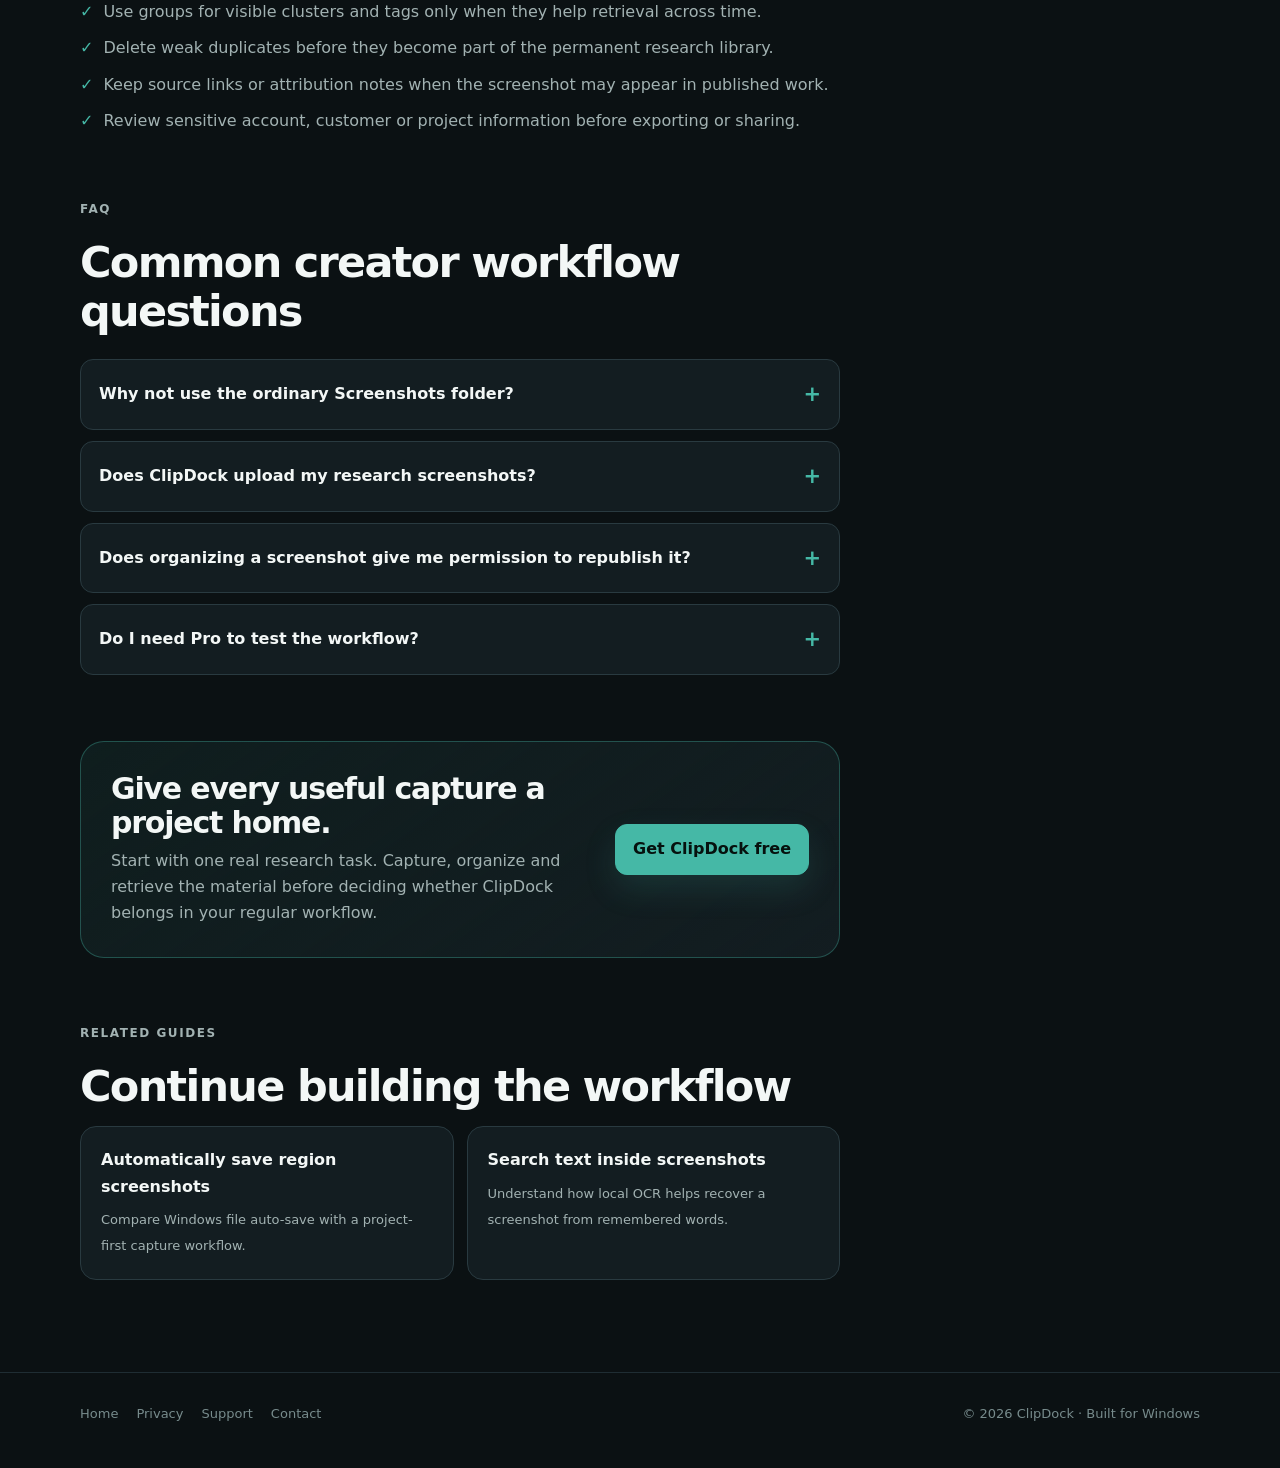
<file: screenshot-organizer-content-creators.html>
<!doctype html>
<html lang="en">
<head>
  <meta charset="utf-8">
  <meta name="viewport" content="width=device-width, initial-scale=1">
  <meta name="color-scheme" content="dark">
  <meta name="theme-color" content="#0b1113">
  <meta name="robots" content="index,follow,max-image-preview:large,max-snippet:-1,max-video-preview:-1">
  <meta name="description" content="A Windows screenshot organizer workflow for content creators: collect visual research by project, find remembered text locally, and reuse material in articles and videos.">
  <link rel="canonical" href="https://getclipdock.com/screenshot-organizer-content-creators.html">
  <link rel="icon" href="favicon.svg" type="image/svg+xml">
  <link rel="icon" href="favicon-32.png" sizes="32x32" type="image/png">
  <link rel="apple-touch-icon" href="apple-touch-icon.png">
  <link rel="manifest" href="site.webmanifest">
  <link rel="stylesheet" href="/assets/content.css">

  <meta property="og:type" content="article">
  <meta property="og:site_name" content="ClipDock">
  <meta property="og:locale" content="en_US">
  <meta property="og:title" content="Screenshot Organizer for Content Creators on Windows">
  <meta property="og:description" content="Collect visual research without breaking your flow, keep it grouped by project, and find useful screenshots later with local OCR.">
  <meta property="og:url" content="https://getclipdock.com/screenshot-organizer-content-creators.html">
  <meta property="og:image" content="https://getclipdock.com/assets/og/clipdock-og.png">
  <meta property="og:image:width" content="1200">
  <meta property="og:image:height" content="630">
  <meta property="og:image:alt" content="ClipDock screenshot workspace with organized visual references">
  <meta property="article:published_time" content="2026-07-22">
  <meta property="article:modified_time" content="2026-07-22">

  <meta name="twitter:card" content="summary_large_image">
  <meta name="twitter:title" content="Screenshot Organizer for Content Creators on Windows">
  <meta name="twitter:description" content="A project-first workflow for collecting, finding and reusing screenshot research.">
  <meta name="twitter:image" content="https://getclipdock.com/assets/og/clipdock-og.png">
  <title>Screenshot Organizer for Content Creators on Windows | ClipDock</title>

  <script type="application/ld+json">
  {
    "@context":"https://schema.org",
    "@graph":[
      {
        "@type":"BreadcrumbList",
        "itemListElement":[
          {"@type":"ListItem","position":1,"name":"Home","item":"https://getclipdock.com/"},
          {"@type":"ListItem","position":2,"name":"Screenshot organizer for content creators","item":"https://getclipdock.com/screenshot-organizer-content-creators.html"}
        ]
      },
      {
        "@type":"Article",
        "headline":"Screenshot organizer workflow for content creators on Windows",
        "description":"A project-first workflow for collecting visual research, finding remembered text locally and reusing screenshots in content production.",
        "datePublished":"2026-07-22",
        "dateModified":"2026-07-22",
        "mainEntityOfPage":{"@type":"WebPage","@id":"https://getclipdock.com/screenshot-organizer-content-creators.html"},
        "author":{"@type":"Organization","name":"ClipDock","url":"https://getclipdock.com/"},
        "publisher":{"@type":"Organization","name":"ClipDock","url":"https://getclipdock.com/"},
        "image":"https://getclipdock.com/assets/og/clipdock-og.png",
        "about":["Content creation","Screenshot organization","Visual research","Local OCR"]
      }
    ]
  }
  </script>
</head>
<body>
  <a class="skipLink" href="#main">Skip to content</a>
  <header class="siteHeader"><div class="shell headerInner"><a class="brandLockup" href="index.html" aria-label="ClipDock home"><span class="brandMark" aria-hidden="true"></span><span>ClipDock</span></a><nav class="headerNav" aria-label="Primary navigation"><a href="index.html">Home</a><a href="automatically-save-region-screenshots-windows.html">Region capture guide</a><a href="search-text-in-screenshots-windows.html">OCR search guide</a><a href="support.html">Support</a><a class="button buttonSmall headerStore" href="https://apps.microsoft.com/detail/9NG4M120496J?cid=clipdock_website_creator_header" target="_blank" rel="noopener noreferrer">Get ClipDock</a></nav></div></header>

  <main id="main">
    <section class="shell guideHero" aria-labelledby="hero-title">
      <div class="guideHeroCopy">
        <nav class="breadcrumbs" aria-label="Breadcrumb"><a href="index.html">Home</a><span aria-hidden="true">›</span><span>Content creator workflow</span></nav>
        <p class="eyebrow">Visual research · project organization</p>
        <h1 id="hero-title">A screenshot organizer for content creators on Windows</h1>
        <p class="heroLead">Collect examples, claims, visual references and production notes without losing them in a generic Screenshots folder. ClipDock keeps the material local, grouped by project and searchable when writing or editing begins.</p>
        <div class="heroActions"><a class="button buttonPrimary" href="https://apps.microsoft.com/detail/9NG4M120496J?cid=clipdock_website_creator_hero" target="_blank" rel="noopener noreferrer">Get ClipDock free</a><a class="button" href="#workflow">Build the workflow</a></div>
        <ul class="heroMeta" aria-label="Workflow facts"><li>Repeated region capture</li><li>Project workspaces</li><li>Private local OCR</li></ul>
      </div>
      <figure><div class="productVisual"><img class="actualProduct" src="/assets/product/clipdock-workspace-2.0.1.png" width="1600" height="900" fetchpriority="high" decoding="async" alt="Actual ClipDock workspace displaying organized visual research cards"></div><figcaption class="visualCaption"><strong>Actual ClipDock interface.</strong> A visual workspace keeps project references together.</figcaption></figure>
    </section>

    <section class="contentSection">
      <div class="shell contentLayout">
        <article class="article">
          <section id="problem">
            <p class="kicker">The real problem</p>
            <h2>Capturing is fast. Reconstructing the research session is not.</h2>
            <p class="lede"><strong>A useful screenshot often begins as a temporary thought:</strong> a layout worth studying, a quote to verify, an error to explain, a chart to reference or a customer comment that should shape the next draft.</p>
            <p>When those images are saved into one chronological folder, the creator must later remember the website, date, filename and reason each capture mattered. The cost is not the screenshot itself. It is rebuilding the lost context while writing, editing or handing work to someone else.</p>
            <div class="callout"><strong>ClipDock is not a content downloader.</strong><p>It captures pixels you deliberately select or accepts images you explicitly paste or import. It does not scrape websites, bypass access controls or decide whether third-party material may be republished.</p></div>
          </section>

          <section id="workflow">
            <p class="kicker">Project-first workflow</p>
            <h2>Collect continuously, then add only the context that earns its keep</h2>
            <div class="stepList">
              <div class="stepCard"><span class="stepNo">01</span><div><h3>Create one workspace per deliverable</h3><p>Use the article, video, campaign or client job as the boundary. Captures made during that research session begin with useful context instead of a generic date-based folder.</p></div></div>
              <div class="stepCard"><span class="stepNo">02</span><div><h3>Capture the smallest useful region</h3><p>Keep the claim, visual pattern or interface state that matters. Avoid collecting an entire desktop when a focused region will be easier to review and safer to share.</p></div></div>
              <div class="stepCard"><span class="stepNo">03</span><div><h3>Add context selectively</h3><p>Rename the important items, group related evidence, add a short note or tag, and pin the few references that should stay visible during production.</p></div></div>
              <div class="stepCard"><span class="stepNo">04</span><div><h3>Find by memory, not by filename</h3><p>Search the current workspace by names, tags, notes or locally recognized screenshot text. Pro expands retrieval across the full library as the collection grows.</p></div></div>
              <div class="stepCard"><span class="stepNo">05</span><div><h3>Reuse deliberately</h3><p>Keep a reference floating, annotate what matters, or export selected material as individual images, a contact sheet, step collage or image PDF.</p></div></div>
            </div>
          </section>

          <section id="roles">
            <p class="kicker">Where it helps</p>
            <h2>One capture library, several creator jobs</h2>
            <div class="featureGrid">
              <div class="featureCard"><h3>Article research</h3><p>Keep quotations, statistics, interface states and visual examples beside the project they support.</p></div>
              <div class="featureCard"><h3>Video preparation</h3><p>Collect B-roll references, thumbnail ideas, steps to demonstrate and screenshots needed for an edit.</p></div>
              <div class="featureCard"><h3>Design review</h3><p>Group examples by pattern, mark the details worth discussing and keep decisions visible while revising.</p></div>
              <div class="featureCard"><h3>Customer education</h3><p>Capture a sequence of interface states, annotate the important controls and export a consistent handoff.</p></div>
            </div>
          </section>

          <section id="system">
            <p class="kicker">Keep the system light</p>
            <h2>Do not turn screenshot organization into another full-time job</h2>
            <ul class="checkList">
              <li>Create a workspace only for work that will last longer than the current session.</li>
              <li>Use groups for visible clusters and tags only when they help retrieval across time.</li>
              <li>Delete weak duplicates before they become part of the permanent research library.</li>
              <li>Keep source links or attribution notes when the screenshot may appear in published work.</li>
              <li>Review sensitive account, customer or project information before exporting or sharing.</li>
            </ul>
          </section>

          <section id="faq">
            <p class="kicker">FAQ</p>
            <h2>Common creator workflow questions</h2>
            <div class="faqList">
              <details><summary>Why not use the ordinary Screenshots folder?</summary><p>Use it if filenames and dates are enough. ClipDock becomes useful when screenshots belong to projects, need visual grouping, or must be found later by remembered text and context.</p></details>
              <details><summary>Does ClipDock upload my research screenshots?</summary><p>Normal capture and OCR search remain local. Backups go only to a destination you explicitly choose.</p></details>
              <details><summary>Does organizing a screenshot give me permission to republish it?</summary><p>No. ClipDock organizes your local working material. Copyright, confidentiality, attribution and platform rules still apply to anything you publish.</p></details>
              <details><summary>Do I need Pro to test the workflow?</summary><p>No. Free includes the core visual workbench, basic organization and a limited local OCR experience. Pro is intended for a growing full-library workflow, automated recovery and repeatable export recipes.</p></details>
            </div>
          </section>

          <section class="articleCta" aria-label="Get ClipDock"><div><h2>Give every useful capture a project home.</h2><p>Start with one real research task. Capture, organize and retrieve the material before deciding whether ClipDock belongs in your regular workflow.</p></div><a class="button buttonPrimary" href="https://apps.microsoft.com/detail/9NG4M120496J?cid=clipdock_website_creator_cta" target="_blank" rel="noopener noreferrer">Get ClipDock free</a></section>

          <section id="related"><p class="kicker">Related guides</p><h2>Continue building the workflow</h2><div class="relatedGrid"><a class="relatedCard" href="automatically-save-region-screenshots-windows.html"><strong>Automatically save region screenshots</strong><span>Compare Windows file auto-save with a project-first capture workflow.</span></a><a class="relatedCard" href="search-text-in-screenshots-windows.html"><strong>Search text inside screenshots</strong><span>Understand how local OCR helps recover a screenshot from remembered words.</span></a></div></section>
        </article>

        <aside class="sideRail" aria-label="On this page"><strong>On this page</strong><nav><a href="#problem">The problem</a><a href="#workflow">Five-step workflow</a><a href="#roles">Creator jobs</a><a href="#system">Keep it light</a><a href="#faq">FAQ</a></nav><div class="railRule"></div><p>Start with one real project. A useful system should reduce retrieval work, not create more filing work.</p><a class="button buttonPrimary" href="https://apps.microsoft.com/detail/9NG4M120496J?cid=clipdock_website_creator_rail" target="_blank" rel="noopener noreferrer">Get ClipDock</a></aside>
      </div>
    </section>
  </main>

  <footer><div class="shell footerInner"><div class="footerLinks"><a href="index.html">Home</a><a href="privacy.html">Privacy</a><a href="support.html">Support</a><a href="mailto:limingjin777@gmail.com">Contact</a></div><div>© 2026 ClipDock · Built for Windows</div></div></footer>
</body>
</html>
</file>
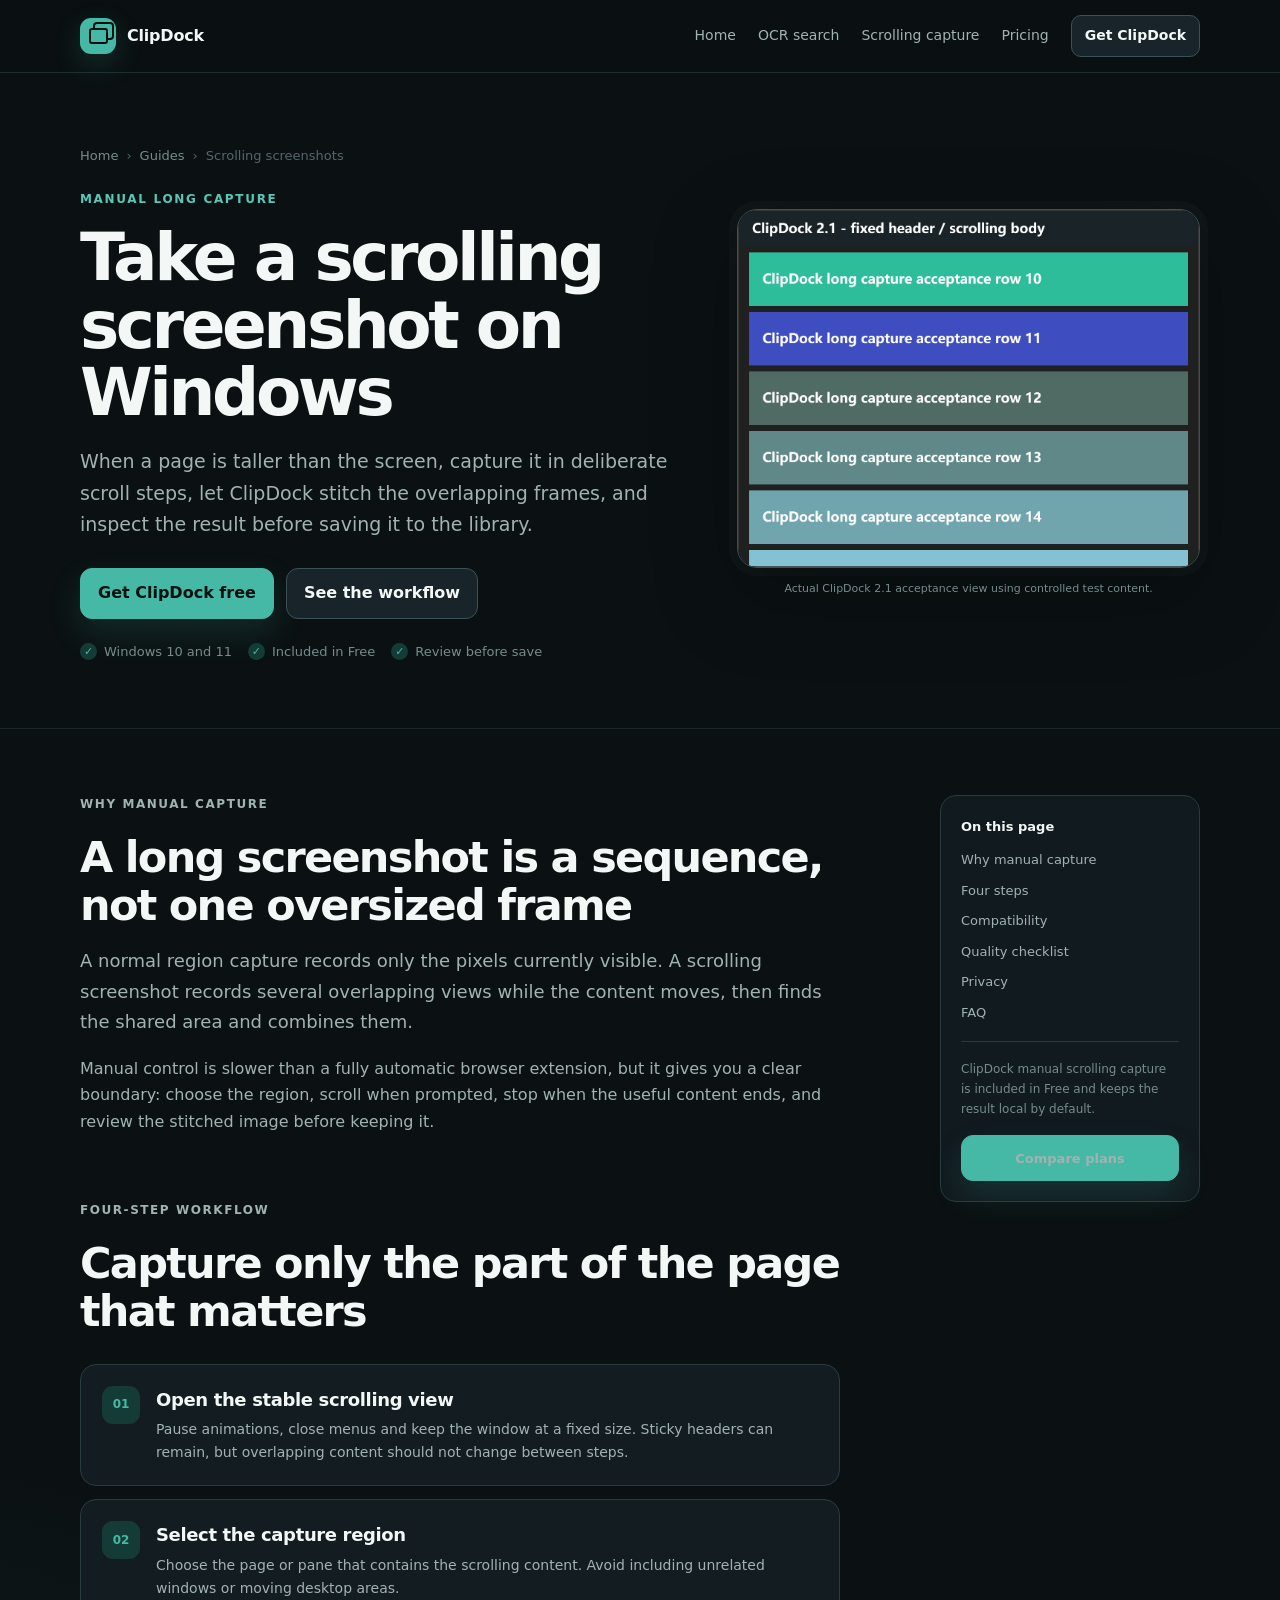
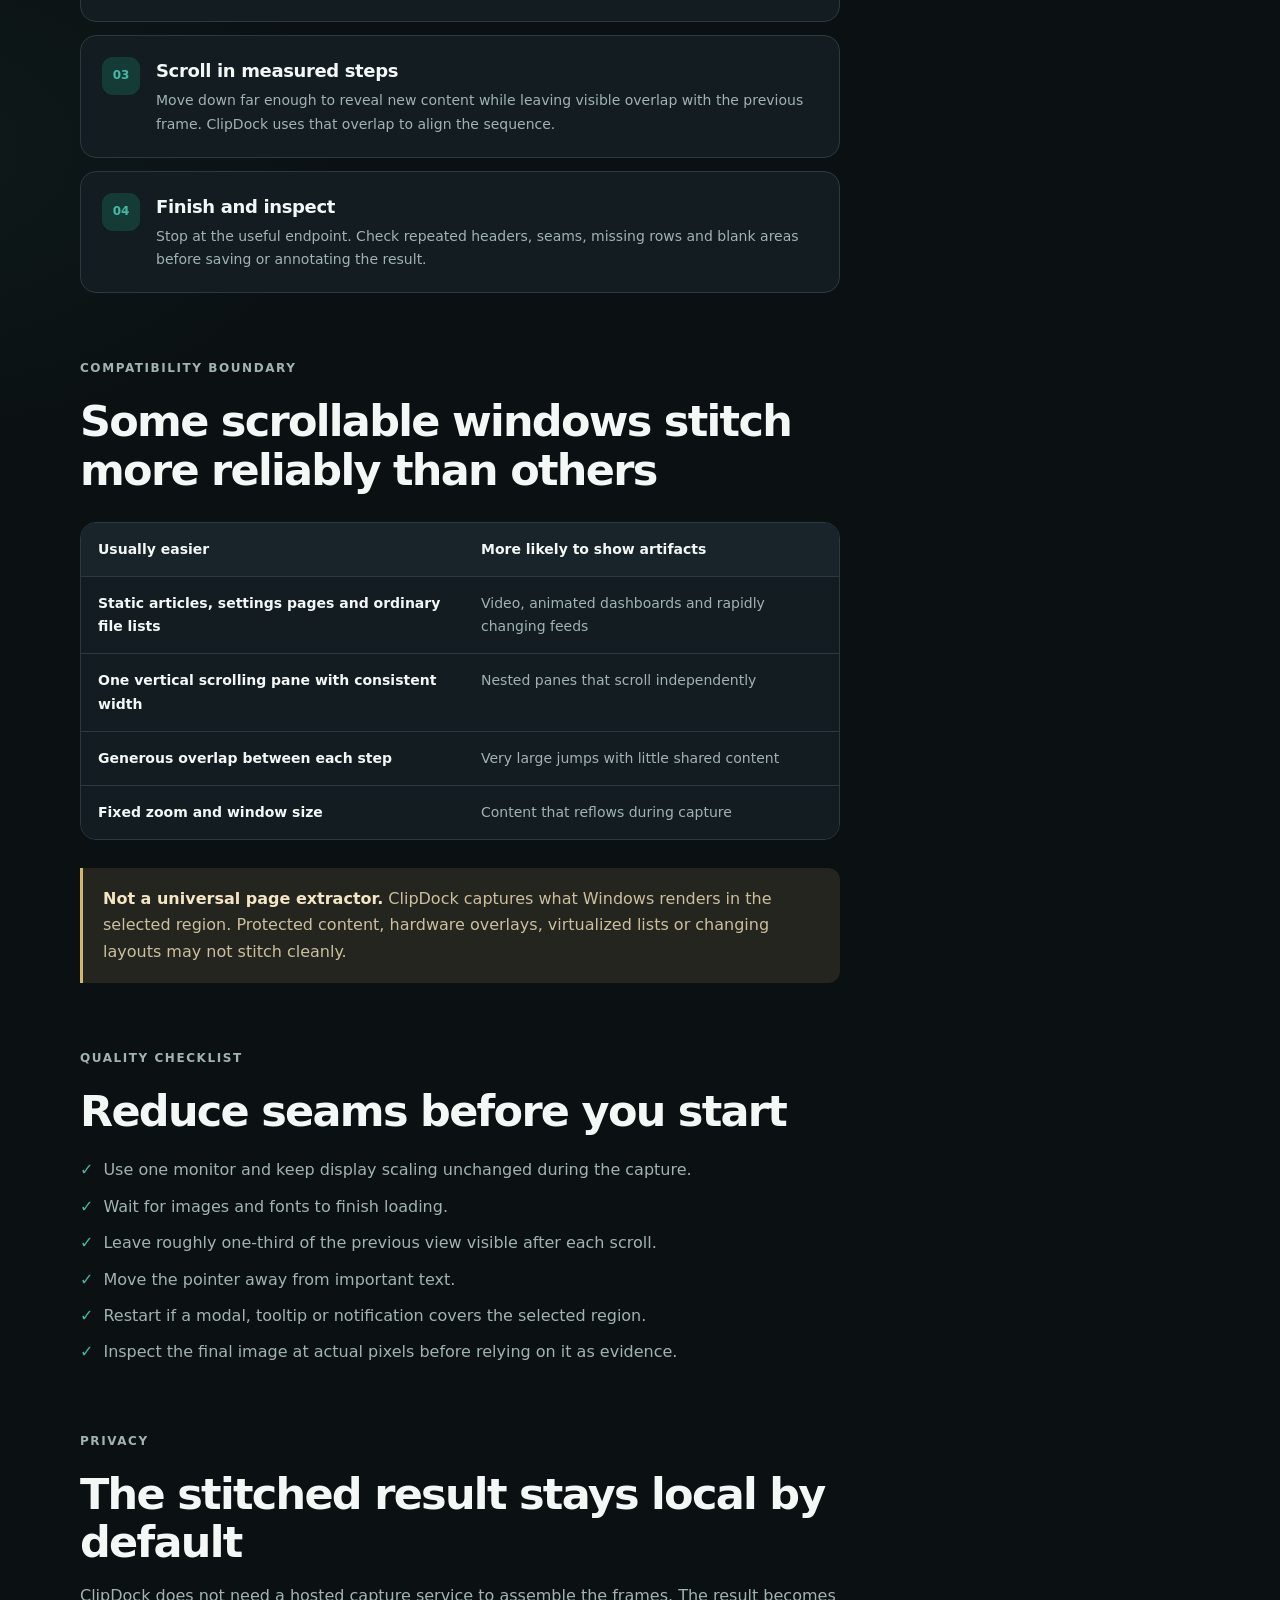
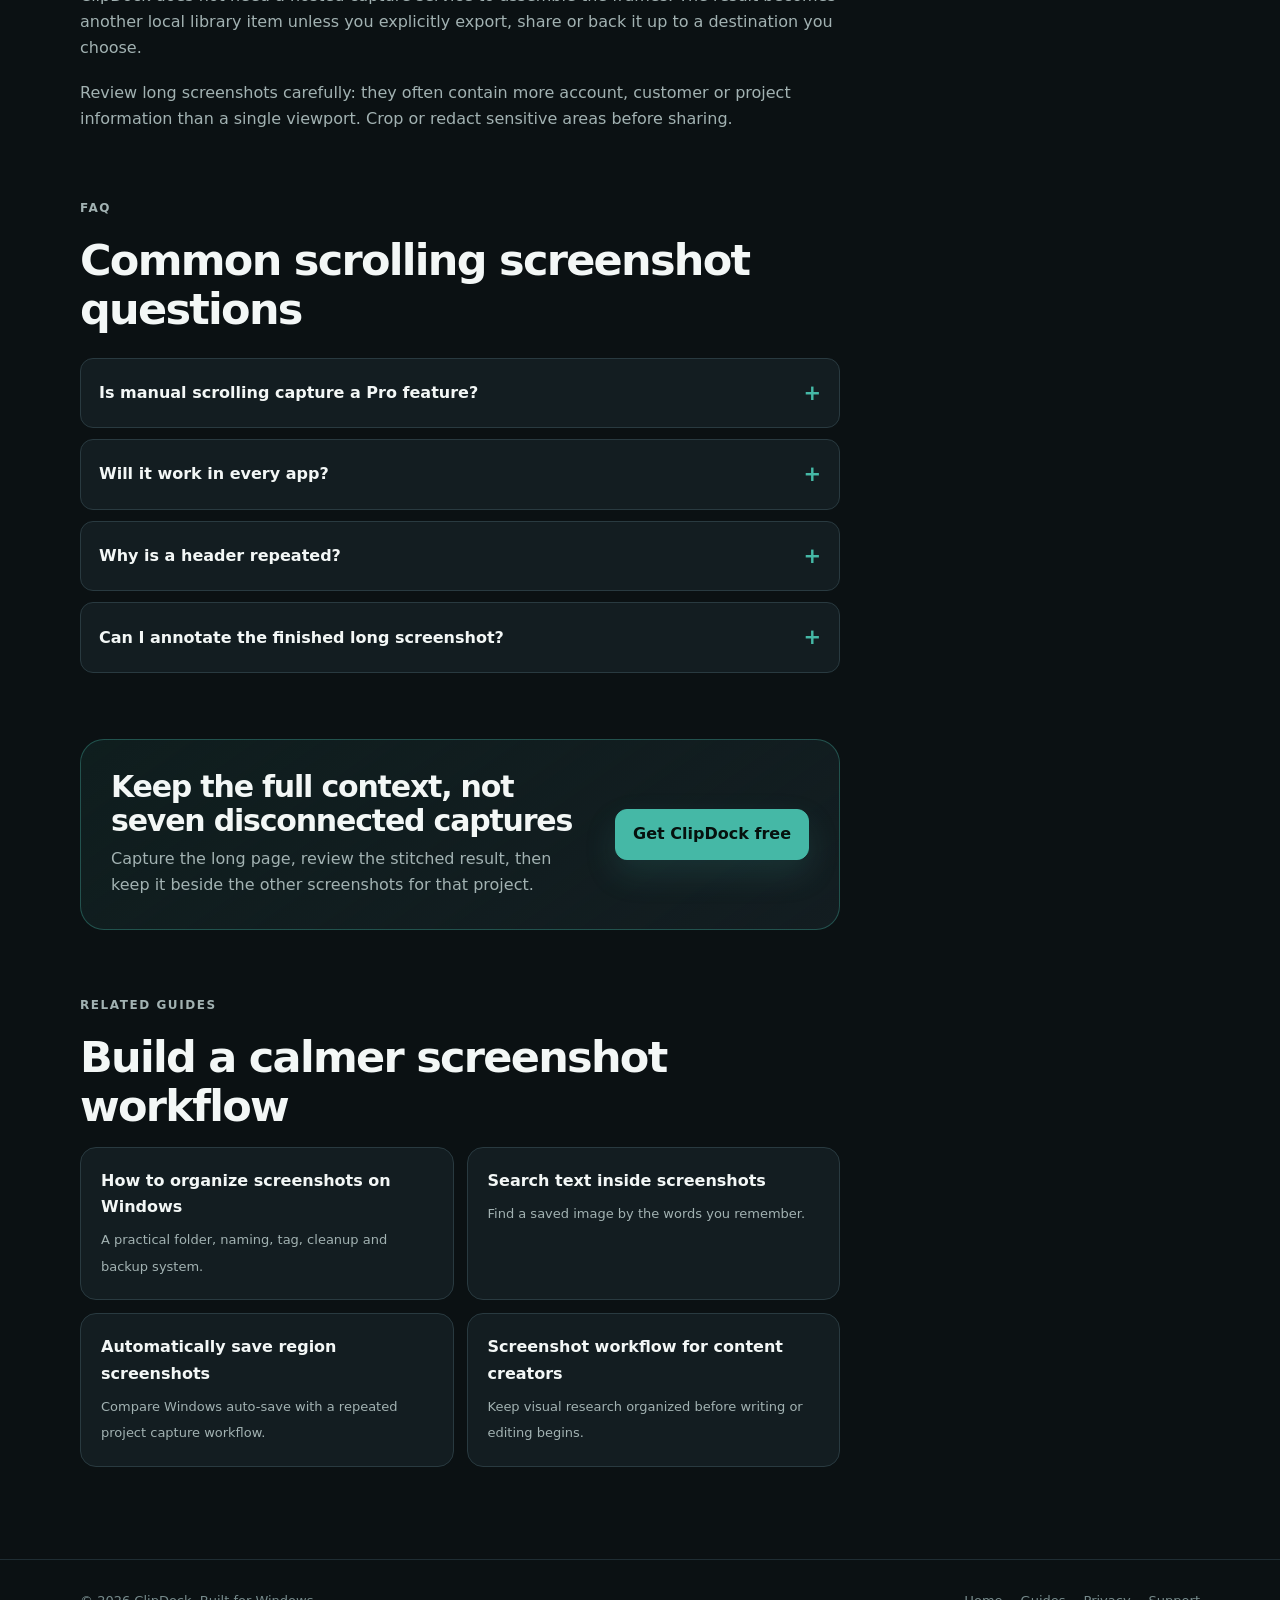
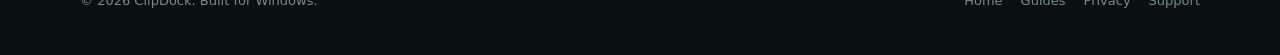
<file: scrolling-screenshot-windows.html>
<!doctype html>
<html lang="en">
<head>
  <meta charset="utf-8" />
  <meta name="viewport" content="width=device-width,initial-scale=1" />
  <meta name="color-scheme" content="dark" />
  <meta name="theme-color" content="#0b1113" />
  <meta name="robots" content="index,follow,max-image-preview:large" />
  <meta name="description" content="Learn how to take a manual scrolling screenshot on Windows, review the stitched result, and avoid common long-capture artifacts." />
  <link rel="canonical" href="https://getclipdock.com/scrolling-screenshot-windows.html" />
  <link rel="icon" href="/favicon.svg" type="image/svg+xml" />
  <link rel="icon" href="/favicon-32.png" sizes="32x32" type="image/png" />
  <link rel="apple-touch-icon" href="/apple-touch-icon.png" />
  <link rel="manifest" href="/site.webmanifest" />
  <link rel="stylesheet" href="/assets/content.css" />
  <meta property="og:type" content="article" />
  <meta property="og:site_name" content="ClipDock" />
  <meta property="og:locale" content="en_US" />
  <meta property="og:title" content="How to Take a Scrolling Screenshot on Windows" />
  <meta property="og:description" content="A practical manual scrolling-capture workflow with honest compatibility limits." />
  <meta property="og:url" content="https://getclipdock.com/scrolling-screenshot-windows.html" />
  <meta property="og:image" content="https://getclipdock.com/assets/og/clipdock-og.png" />
  <meta property="og:image:width" content="1200" />
  <meta property="og:image:height" content="630" />
  <meta property="og:image:alt" content="ClipDock screenshot workspace for Windows" />
  <meta name="twitter:card" content="summary_large_image" />
  <meta name="twitter:title" content="How to Take a Scrolling Screenshot on Windows" />
  <meta name="twitter:description" content="Capture a long page in deliberate scroll steps and review the stitched result." />
  <meta name="twitter:image" content="https://getclipdock.com/assets/og/clipdock-og.png" />
  <title>How to Take a Scrolling Screenshot on Windows | ClipDock</title>
  <script type="application/ld+json">
  {
    "@context":"https://schema.org",
    "@graph":[
      {
        "@type":"BreadcrumbList",
        "itemListElement":[
          {"@type":"ListItem","position":1,"name":"Home","item":"https://getclipdock.com/"},
          {"@type":"ListItem","position":2,"name":"Guides","item":"https://getclipdock.com/#guides"},
          {"@type":"ListItem","position":3,"name":"Scrolling screenshots","item":"https://getclipdock.com/scrolling-screenshot-windows.html"}
        ]
      },
      {
        "@type":"Article",
        "headline":"How to take a scrolling screenshot on Windows",
        "description":"A practical manual scrolling-capture workflow with honest compatibility limits.",
        "datePublished":"2026-07-21",
        "dateModified":"2026-07-21",
        "author":{"@type":"Organization","name":"ClipDock"},
        "publisher":{"@type":"Organization","name":"ClipDock","url":"https://getclipdock.com/"},
        "mainEntityOfPage":"https://getclipdock.com/scrolling-screenshot-windows.html",
        "image":"https://getclipdock.com/assets/og/clipdock-og.png"
      }
    ]
  }
  </script>
</head>
<body>
  <a class="skipLink" href="#main">Skip to content</a>
  <header class="siteHeader">
    <div class="shell headerInner">
      <a class="brandLockup" href="/" aria-label="ClipDock home"><span class="brandMark" aria-hidden="true"></span><span>ClipDock</span></a>
      <nav class="headerNav" aria-label="Primary navigation">
        <a href="/">Home</a>
        <a href="/search-text-in-screenshots-windows.html">OCR search</a>
        <a href="/scrolling-screenshot-windows.html" aria-current="page">Scrolling capture</a>
        <a href="/#pricing">Pricing</a>
        <a class="button buttonSmall headerStore" href="https://apps.microsoft.com/detail/9NG4M120496J?cid=clipdock_seo_scrolling_header" target="_blank" rel="noopener noreferrer">Get ClipDock</a>
      </nav>
    </div>
  </header>

  <main id="main">
    <div class="shell guideHero">
      <div class="guideHeroCopy">
        <nav class="breadcrumbs" aria-label="Breadcrumb"><a href="/">Home</a><span>›</span><a href="/#guides">Guides</a><span>›</span><span>Scrolling screenshots</span></nav>
        <p class="eyebrow">Manual long capture</p>
        <h1>Take a scrolling screenshot on Windows</h1>
        <p class="heroLead">When a page is taller than the screen, capture it in deliberate scroll steps, let ClipDock stitch the overlapping frames, and inspect the result before saving it to the library.</p>
        <div class="heroActions">
          <a class="button buttonPrimary" href="https://apps.microsoft.com/detail/9NG4M120496J?cid=clipdock_seo_scrolling" target="_blank" rel="noopener noreferrer">Get ClipDock free</a>
          <a class="button" href="#workflow">See the workflow</a>
        </div>
        <ul class="heroMeta" aria-label="Product assurances"><li>Windows 10 and 11</li><li>Included in Free</li><li>Review before save</li></ul>
      </div>
      <div>
        <div class="productVisual"><img class="actualProduct" src="/assets/product/clipdock-manual-scrolling-capture-2.1.png" width="620" height="480" alt="Actual ClipDock 2.1 controlled acceptance window for manual scrolling capture" /></div>
        <p class="visualCaption">Actual ClipDock 2.1 acceptance view using controlled test content.</p>
      </div>
    </div>

    <div class="contentSection">
      <div class="shell contentLayout">
        <article class="article">
          <section id="why">
            <p class="kicker">Why manual capture</p>
            <h2>A long screenshot is a sequence, not one oversized frame</h2>
            <p class="lede">A normal region capture records only the pixels currently visible. A scrolling screenshot records several overlapping views while the content moves, then finds the shared area and combines them.</p>
            <p>Manual control is slower than a fully automatic browser extension, but it gives you a clear boundary: choose the region, scroll when prompted, stop when the useful content ends, and review the stitched image before keeping it.</p>
          </section>

          <section id="workflow">
            <p class="kicker">Four-step workflow</p>
            <h2>Capture only the part of the page that matters</h2>
            <div class="stepList">
              <div class="stepCard"><span class="stepNo">01</span><div><h3>Open the stable scrolling view</h3><p>Pause animations, close menus and keep the window at a fixed size. Sticky headers can remain, but overlapping content should not change between steps.</p></div></div>
              <div class="stepCard"><span class="stepNo">02</span><div><h3>Select the capture region</h3><p>Choose the page or pane that contains the scrolling content. Avoid including unrelated windows or moving desktop areas.</p></div></div>
              <div class="stepCard"><span class="stepNo">03</span><div><h3>Scroll in measured steps</h3><p>Move down far enough to reveal new content while leaving visible overlap with the previous frame. ClipDock uses that overlap to align the sequence.</p></div></div>
              <div class="stepCard"><span class="stepNo">04</span><div><h3>Finish and inspect</h3><p>Stop at the useful endpoint. Check repeated headers, seams, missing rows and blank areas before saving or annotating the result.</p></div></div>
            </div>
          </section>

          <section id="compatibility">
            <p class="kicker">Compatibility boundary</p>
            <h2>Some scrollable windows stitch more reliably than others</h2>
            <div class="comparisonWrap">
              <table class="comparison">
                <thead><tr><th>Usually easier</th><th>More likely to show artifacts</th></tr></thead>
                <tbody>
                  <tr><td>Static articles, settings pages and ordinary file lists</td><td>Video, animated dashboards and rapidly changing feeds</td></tr>
                  <tr><td>One vertical scrolling pane with consistent width</td><td>Nested panes that scroll independently</td></tr>
                  <tr><td>Generous overlap between each step</td><td>Very large jumps with little shared content</td></tr>
                  <tr><td>Fixed zoom and window size</td><td>Content that reflows during capture</td></tr>
                </tbody>
              </table>
            </div>
            <div class="note"><strong>Not a universal page extractor.</strong> ClipDock captures what Windows renders in the selected region. Protected content, hardware overlays, virtualized lists or changing layouts may not stitch cleanly.</div>
          </section>

          <section id="quality">
            <p class="kicker">Quality checklist</p>
            <h2>Reduce seams before you start</h2>
            <ul class="checkList"><li>Use one monitor and keep display scaling unchanged during the capture.</li><li>Wait for images and fonts to finish loading.</li><li>Leave roughly one-third of the previous view visible after each scroll.</li><li>Move the pointer away from important text.</li><li>Restart if a modal, tooltip or notification covers the selected region.</li><li>Inspect the final image at actual pixels before relying on it as evidence.</li></ul>
          </section>

          <section id="privacy">
            <p class="kicker">Privacy</p>
            <h2>The stitched result stays local by default</h2>
            <p>ClipDock does not need a hosted capture service to assemble the frames. The result becomes another local library item unless you explicitly export, share or back it up to a destination you choose.</p>
            <p>Review long screenshots carefully: they often contain more account, customer or project information than a single viewport. Crop or redact sensitive areas before sharing.</p>
          </section>

          <section id="faq">
            <p class="kicker">FAQ</p>
            <h2>Common scrolling screenshot questions</h2>
            <div class="faqList">
              <details><summary>Is manual scrolling capture a Pro feature?</summary><p>No. The core manual scrolling-capture workflow is included in ClipDock Free.</p></details>
              <details><summary>Will it work in every app?</summary><p>No. Results depend on how the app renders and scrolls its content. Stable vertical pages work better than protected, animated or heavily virtualized surfaces.</p></details>
              <details><summary>Why is a header repeated?</summary><p>A sticky element may move or redraw between frames. Try selecting only the scrolling body, using smaller scroll steps, or cropping the duplicate area afterward.</p></details>
              <details><summary>Can I annotate the finished long screenshot?</summary><p>Yes. After saving the result, use the normal ClipDock annotation tools to crop, draw, add text, number steps or redact pixels.</p></details>
            </div>
          </section>

          <section id="next">
            <div class="articleCta"><div><h2>Keep the full context, not seven disconnected captures</h2><p>Capture the long page, review the stitched result, then keep it beside the other screenshots for that project.</p></div><a class="button buttonPrimary" href="https://apps.microsoft.com/detail/9NG4M120496J?cid=clipdock_seo_scrolling_bottom" target="_blank" rel="noopener noreferrer">Get ClipDock free</a></div>
          </section>

          <section aria-labelledby="related-title">
            <p class="kicker">Related guides</p><h2 id="related-title">Build a calmer screenshot workflow</h2>
            <div class="relatedGrid">
              <a class="relatedCard" href="/how-to-organize-screenshots-on-windows.html"><strong>How to organize screenshots on Windows</strong><span>A practical folder, naming, tag, cleanup and backup system.</span></a>
              <a class="relatedCard" href="/search-text-in-screenshots-windows.html"><strong>Search text inside screenshots</strong><span>Find a saved image by the words you remember.</span></a>
              <a class="relatedCard" href="/automatically-save-region-screenshots-windows.html"><strong>Automatically save region screenshots</strong><span>Compare Windows auto-save with a repeated project capture workflow.</span></a>
              <a class="relatedCard" href="/screenshot-organizer-content-creators.html"><strong>Screenshot workflow for content creators</strong><span>Keep visual research organized before writing or editing begins.</span></a>
            </div>
          </section>
        </article>

        <aside class="sideRail" aria-label="On this page">
          <strong>On this page</strong>
          <nav><a href="#why">Why manual capture</a><a href="#workflow">Four steps</a><a href="#compatibility">Compatibility</a><a href="#quality">Quality checklist</a><a href="#privacy">Privacy</a><a href="#faq">FAQ</a></nav>
          <div class="railRule"></div><p>ClipDock manual scrolling capture is included in Free and keeps the result local by default.</p><a class="button buttonPrimary" href="/#pricing">Compare plans</a>
        </aside>
      </div>
    </div>
  </main>

  <footer><div class="shell footerInner"><span>© 2026 ClipDock. Built for Windows.</span><div class="footerLinks"><a href="/">Home</a><a href="/#guides">Guides</a><a href="/privacy.html">Privacy</a><a href="/support.html">Support</a></div></div></footer>
</body>
</html>
</file>
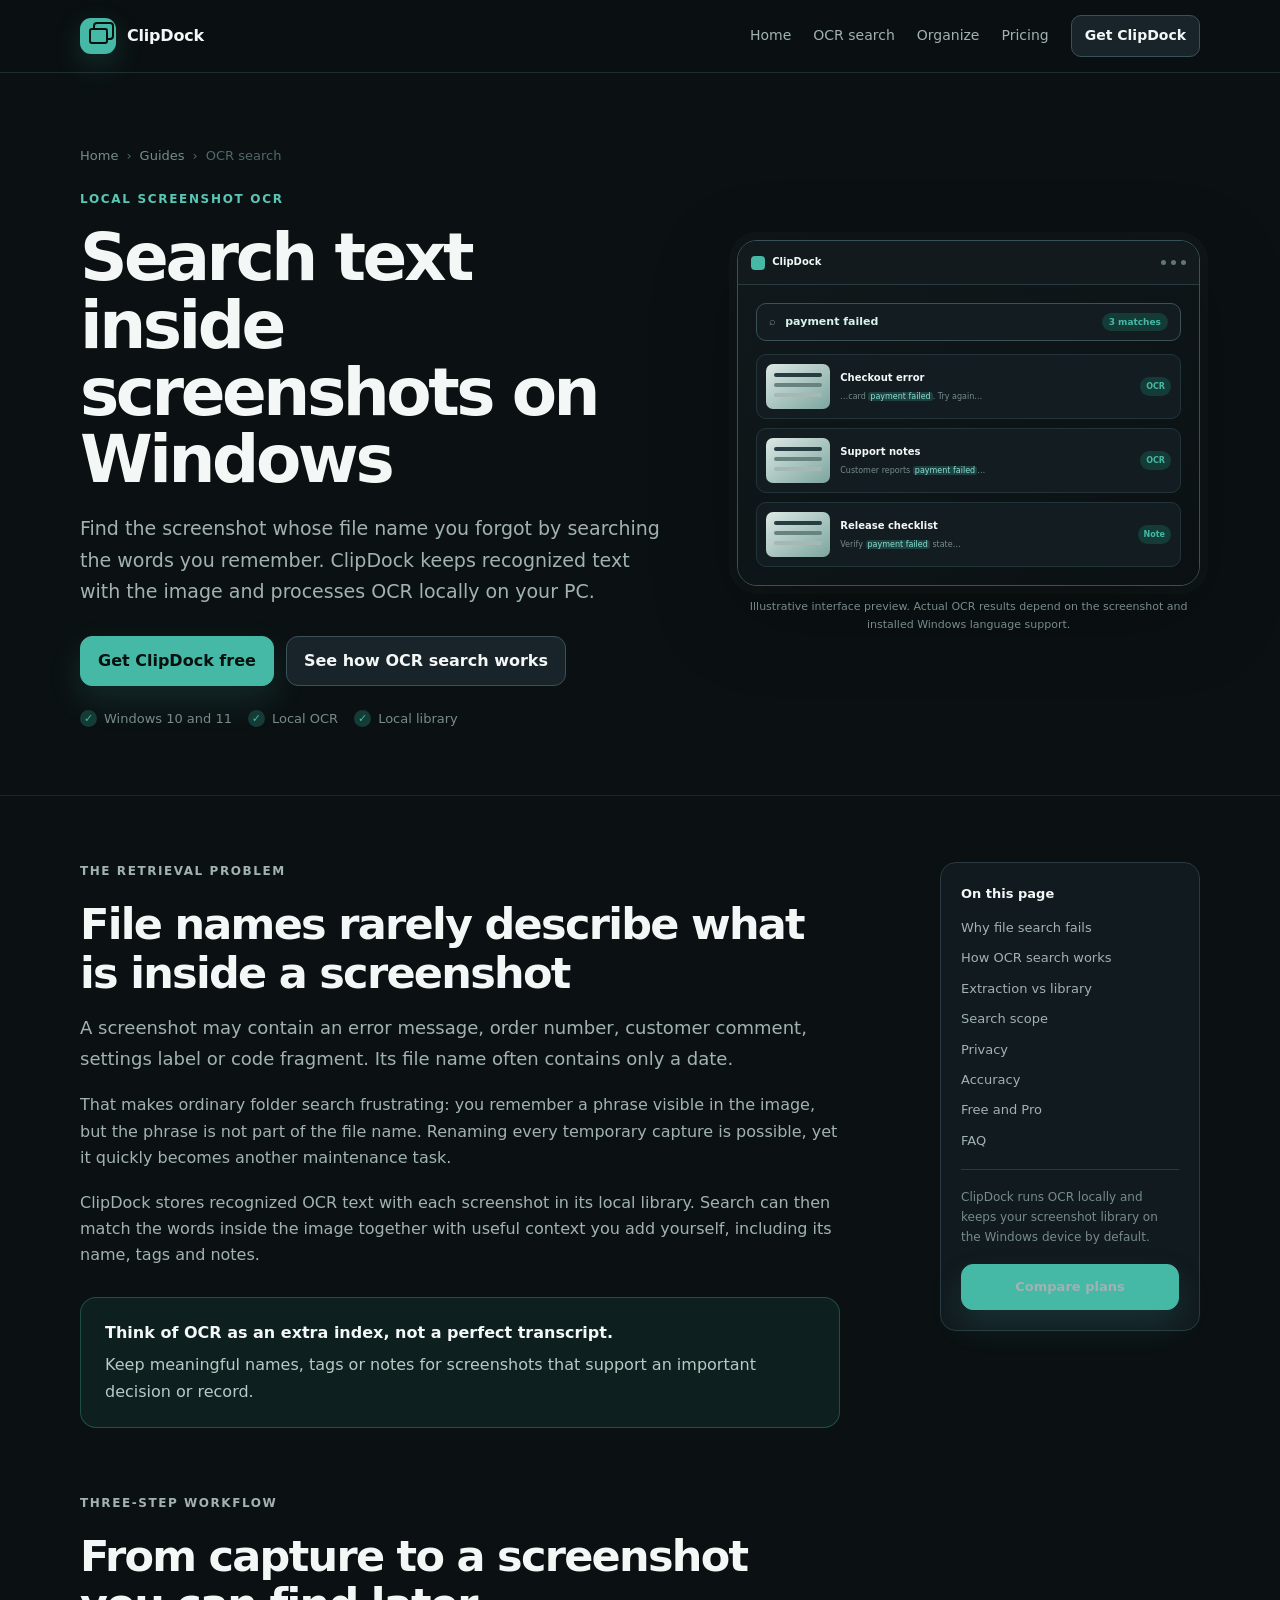
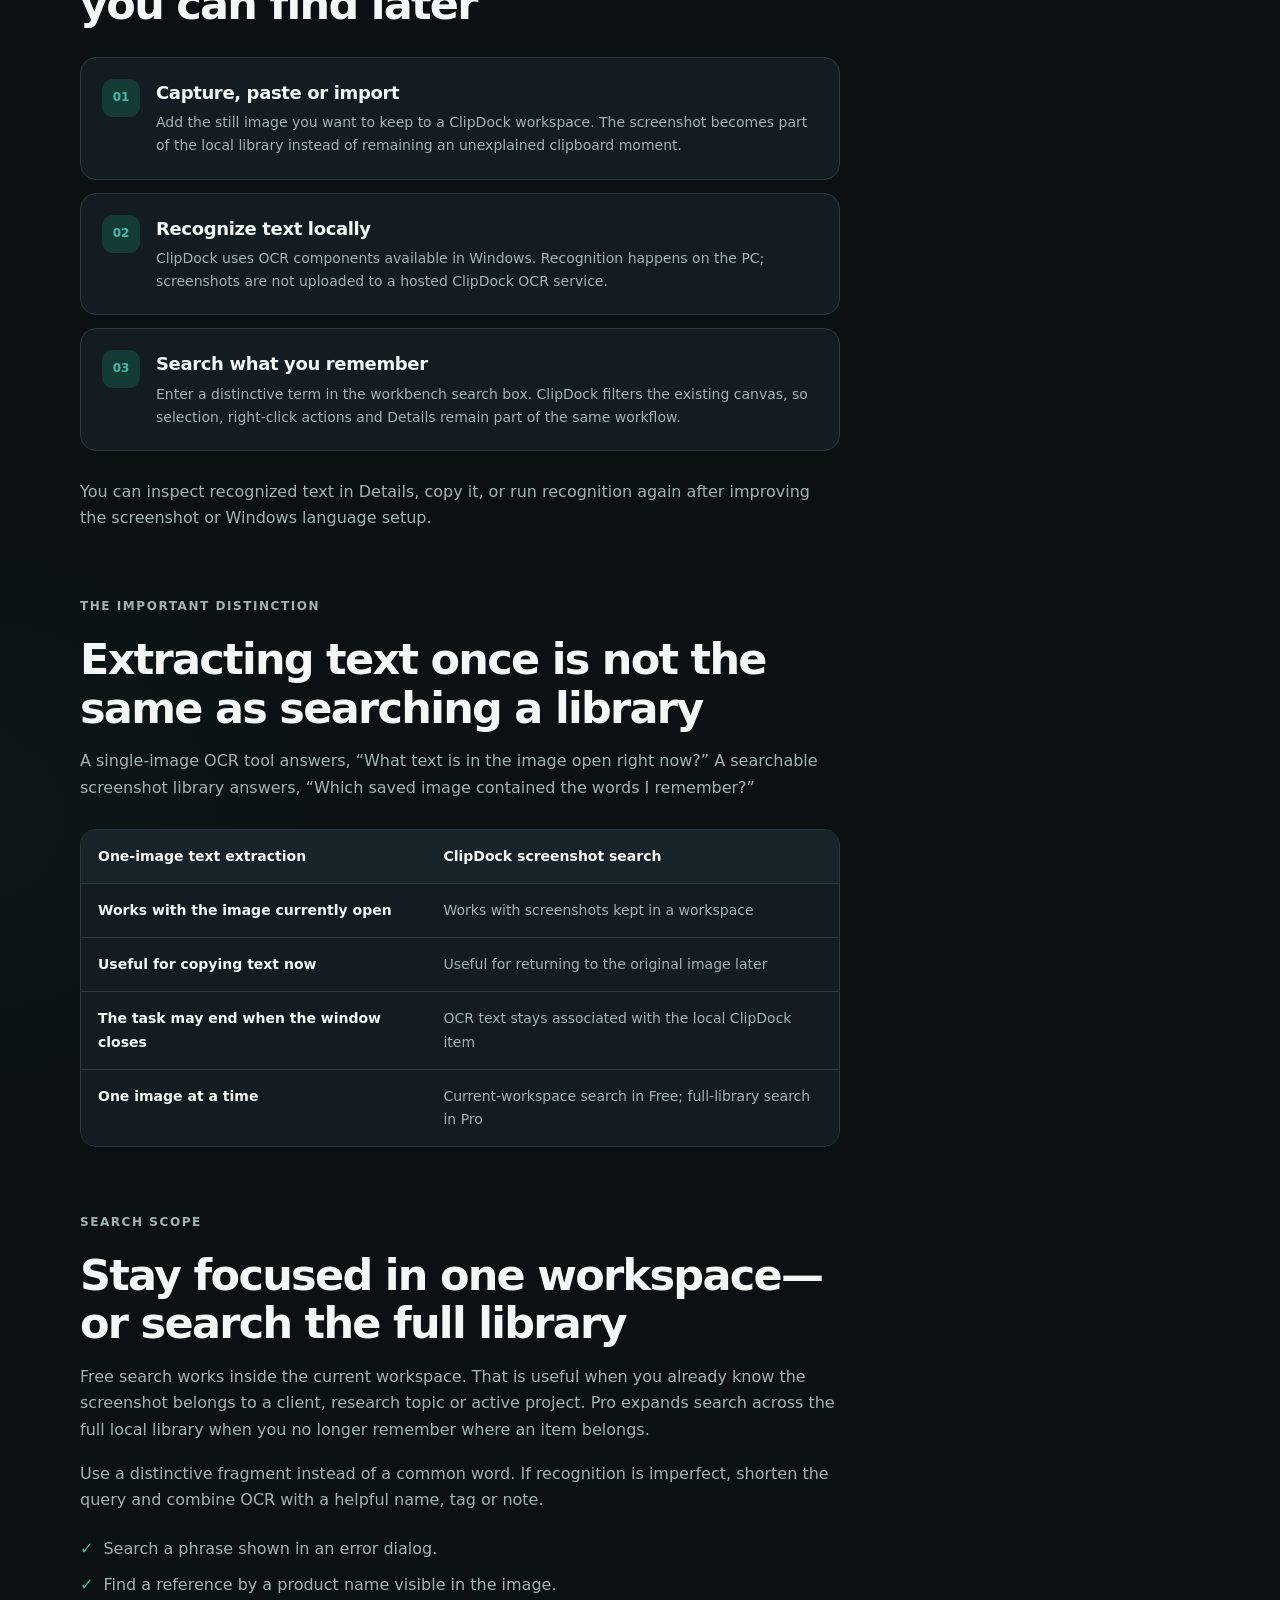
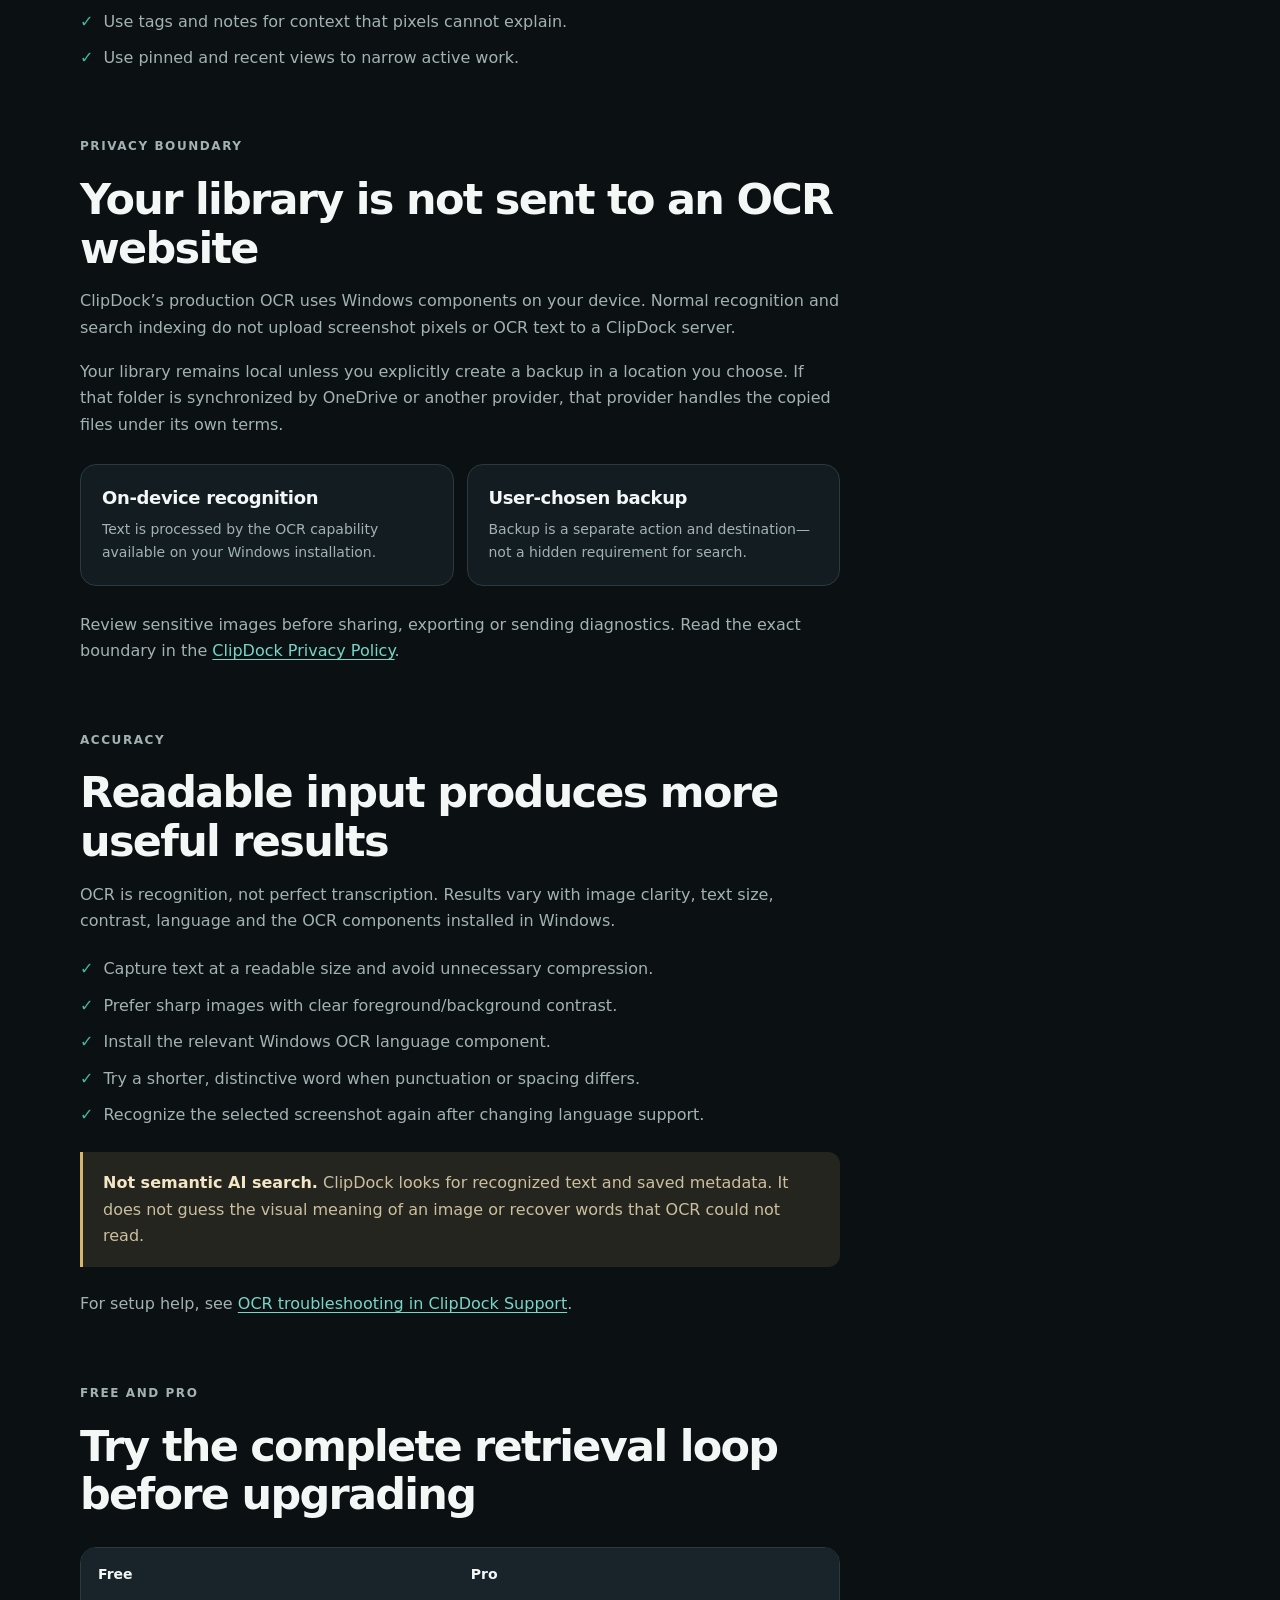
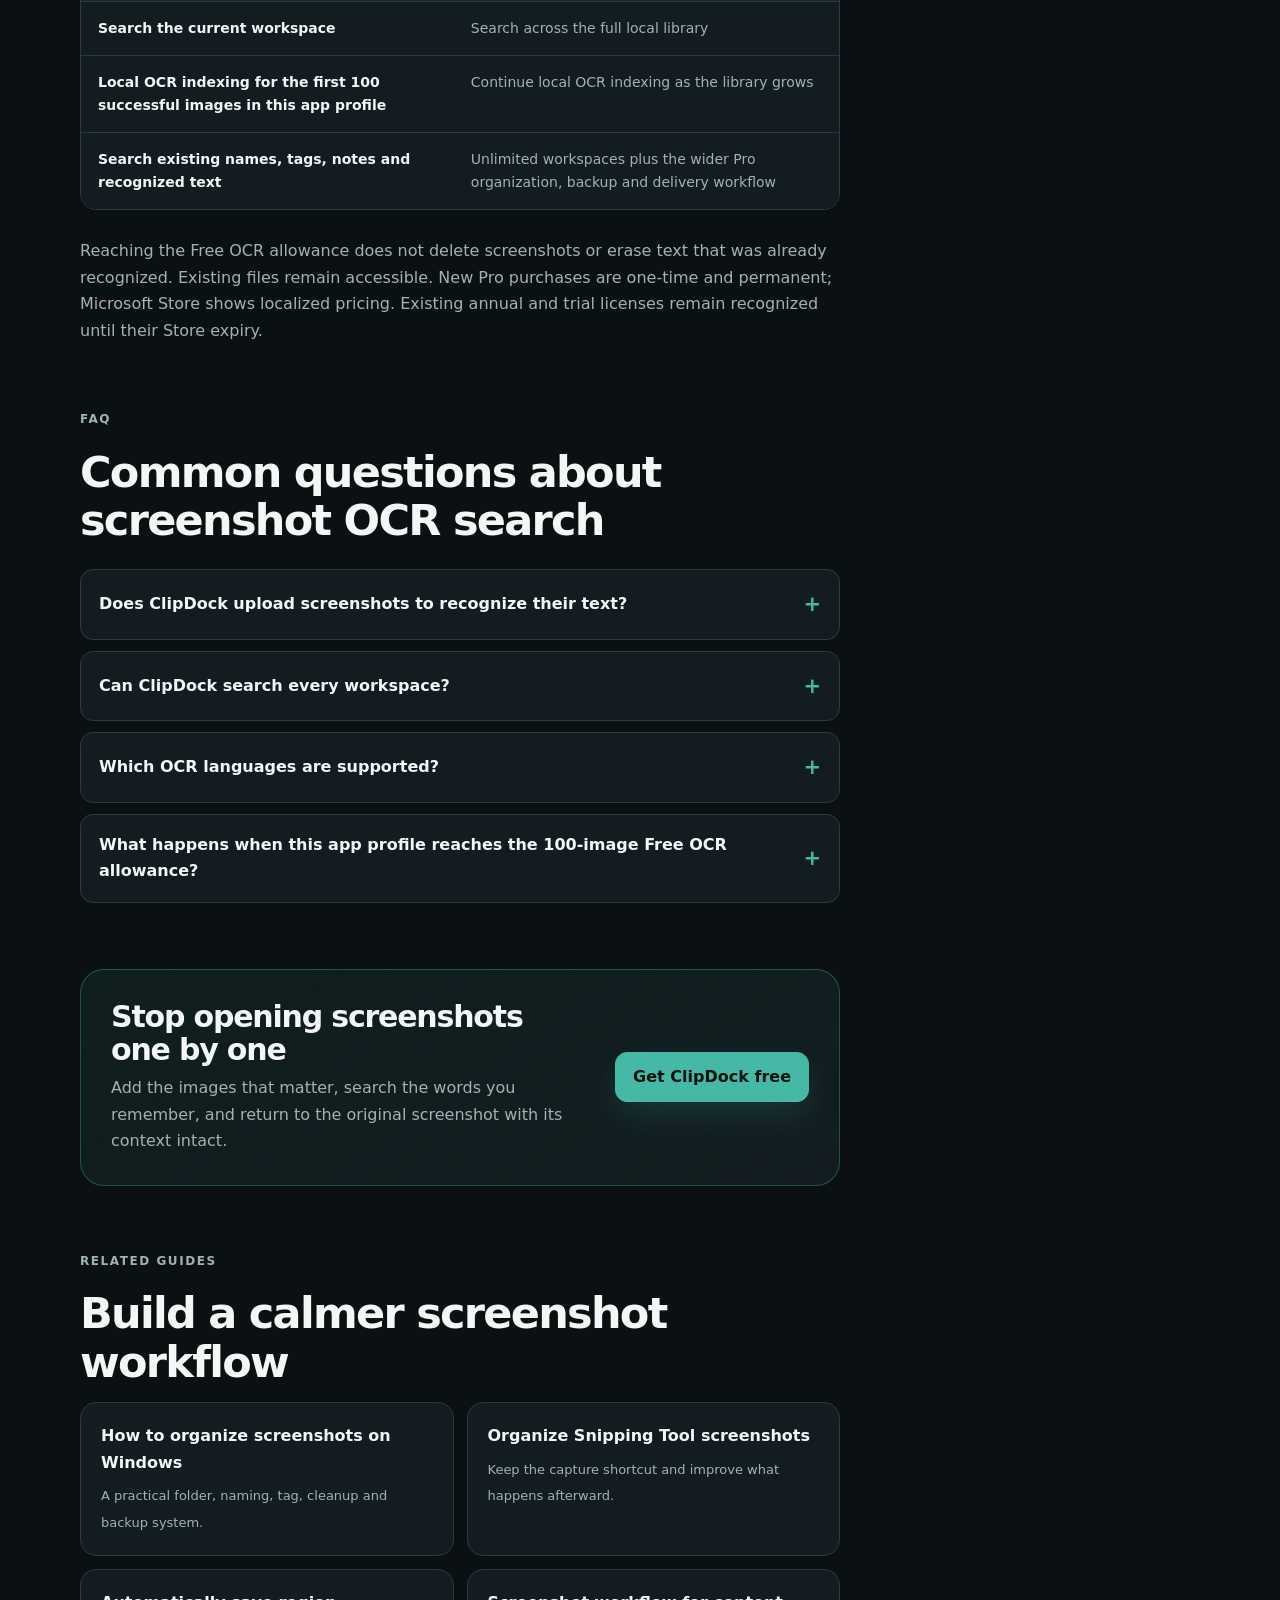
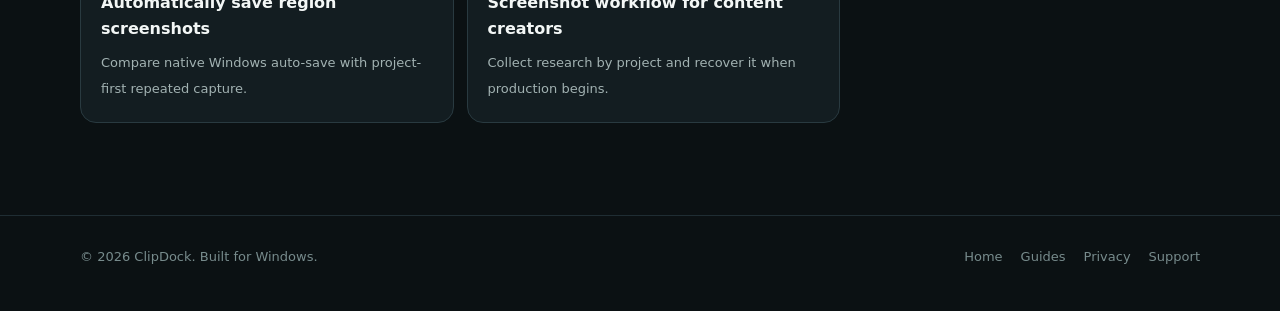
<file: search-text-in-screenshots-windows.html>
<!doctype html>
<html lang="en">
<head>
  <meta charset="utf-8" />
  <meta name="viewport" content="width=device-width,initial-scale=1" />
  <meta name="color-scheme" content="dark" />
  <meta name="theme-color" content="#0b1113" />
  <meta name="robots" content="index,follow,max-image-preview:large" />
  <meta name="description" content="Search text inside screenshots on Windows 10 and 11 with local OCR, Free indexing for the first 100 successful images in the app profile, and full-library Pro search." />
  <link rel="canonical" href="https://getclipdock.com/search-text-in-screenshots-windows.html" />
  <link rel="icon" href="/favicon.svg" type="image/svg+xml" />
  <link rel="icon" href="/favicon-32.png" sizes="32x32" type="image/png" />
  <link rel="apple-touch-icon" href="/apple-touch-icon.png" />
  <link rel="manifest" href="/site.webmanifest" />
  <link rel="stylesheet" href="/assets/content.css" />
  <meta property="og:type" content="article" />
  <meta property="og:site_name" content="ClipDock" />
  <meta property="og:locale" content="en_US" />
  <meta property="og:title" content="Search Text Inside Screenshots on Windows" />
  <meta property="og:description" content="Find saved screenshots by the words shown inside them, with OCR that runs locally on your Windows PC." />
  <meta property="og:url" content="https://getclipdock.com/search-text-in-screenshots-windows.html" />
  <meta property="og:image" content="https://getclipdock.com/assets/og/clipdock-og.png" />
  <meta property="og:image:width" content="1200" />
  <meta property="og:image:height" content="630" />
  <meta property="og:image:alt" content="ClipDock searchable screenshot workspace for Windows" />
  <meta name="twitter:card" content="summary_large_image" />
  <meta name="twitter:title" content="Search Text Inside Screenshots on Windows" />
  <meta name="twitter:description" content="A practical guide to local OCR search for a Windows screenshot library." />
  <meta name="twitter:image" content="https://getclipdock.com/assets/og/clipdock-og.png" />
  <title>Search Text Inside Screenshots on Windows | ClipDock</title>
  <script type="application/ld+json">
  {
    "@context":"https://schema.org",
    "@graph":[
      {
        "@type":"BreadcrumbList",
        "itemListElement":[
          {"@type":"ListItem","position":1,"name":"Home","item":"https://getclipdock.com/"},
          {"@type":"ListItem","position":2,"name":"Guides","item":"https://getclipdock.com/#guides"},
          {"@type":"ListItem","position":3,"name":"Search text inside screenshots","item":"https://getclipdock.com/search-text-in-screenshots-windows.html"}
        ]
      },
      {
        "@type":"Article",
        "headline":"Search text inside screenshots on Windows",
        "description":"A practical guide to finding Windows screenshots by locally recognized text.",
        "datePublished":"2026-07-18",
        "dateModified":"2026-07-18",
        "author":{"@type":"Organization","name":"ClipDock"},
        "publisher":{"@type":"Organization","name":"ClipDock","url":"https://getclipdock.com/"},
        "mainEntityOfPage":"https://getclipdock.com/search-text-in-screenshots-windows.html",
        "image":"https://getclipdock.com/assets/og/clipdock-og.png"
      }
    ]
  }
  </script>
</head>
<body>
  <a class="skipLink" href="#main">Skip to content</a>
  <header class="siteHeader">
    <div class="shell headerInner">
      <a class="brandLockup" href="/" aria-label="ClipDock home"><span class="brandMark" aria-hidden="true"></span><span>ClipDock</span></a>
      <nav class="headerNav" aria-label="Primary navigation">
        <a href="/">Home</a>
        <a href="/search-text-in-screenshots-windows.html" aria-current="page">OCR search</a>
        <a href="/how-to-organize-screenshots-on-windows.html">Organize</a>
        <a href="/#pricing">Pricing</a>
        <a class="button buttonSmall headerStore" href="https://apps.microsoft.com/detail/9NG4M120496J?cid=clipdock_seo_ocr_search_header" target="_blank" rel="noopener noreferrer">Get ClipDock</a>
      </nav>
    </div>
  </header>

  <main id="main">
    <div class="shell guideHero">
      <div class="guideHeroCopy">
        <nav class="breadcrumbs" aria-label="Breadcrumb"><a href="/">Home</a><span>›</span><a href="/#guides">Guides</a><span>›</span><span>OCR search</span></nav>
        <p class="eyebrow">Local screenshot OCR</p>
        <h1>Search text inside screenshots on Windows</h1>
        <p class="heroLead">Find the screenshot whose file name you forgot by searching the words you remember. ClipDock keeps recognized text with the image and processes OCR locally on your PC.</p>
        <div class="heroActions">
          <a class="button buttonPrimary" href="https://apps.microsoft.com/detail/9NG4M120496J?cid=clipdock_seo_ocr_search" target="_blank" rel="noopener noreferrer">Get ClipDock free</a>
          <a class="button" href="#how-it-works">See how OCR search works</a>
        </div>
        <ul class="heroMeta" aria-label="Product assurances"><li>Windows 10 and 11</li><li>Local OCR</li><li>Local library</li></ul>
      </div>

      <div>
        <div class="productVisual" role="img" aria-label="Illustrated ClipDock search interface with three screenshot results containing the phrase payment failed">
          <div class="visualTop"><span class="visualBrand"><i></i>ClipDock</span><span class="visualDots" aria-hidden="true"><i></i><i></i><i></i></span></div>
          <div class="visualBody">
            <div class="visualSearch">⌕ <b>payment failed</b><span class="visualCount">3 matches</span></div>
            <div class="resultList">
              <div class="resultRow"><span class="resultThumb"></span><span class="resultCopy"><strong>Checkout error</strong><span>…card <mark>payment failed</mark>. Try again…</span></span><span class="resultTag">OCR</span></div>
              <div class="resultRow"><span class="resultThumb"></span><span class="resultCopy"><strong>Support notes</strong><span>Customer reports <mark>payment failed</mark>…</span></span><span class="resultTag">OCR</span></div>
              <div class="resultRow"><span class="resultThumb"></span><span class="resultCopy"><strong>Release checklist</strong><span>Verify <mark>payment failed</mark> state…</span></span><span class="resultTag">Note</span></div>
            </div>
          </div>
        </div>
        <p class="visualCaption">Illustrative interface preview. Actual OCR results depend on the screenshot and installed Windows language support.</p>
      </div>
    </div>

    <div class="contentSection">
      <div class="shell contentLayout">
        <article class="article">
          <section id="problem">
            <p class="kicker">The retrieval problem</p>
            <h2>File names rarely describe what is inside a screenshot</h2>
            <p class="lede">A screenshot may contain an error message, order number, customer comment, settings label or code fragment. Its file name often contains only a date.</p>
            <p>That makes ordinary folder search frustrating: you remember a phrase visible in the image, but the phrase is not part of the file name. Renaming every temporary capture is possible, yet it quickly becomes another maintenance task.</p>
            <p>ClipDock stores recognized OCR text with each screenshot in its local library. Search can then match the words inside the image together with useful context you add yourself, including its name, tags and notes.</p>
            <div class="callout"><strong>Think of OCR as an extra index, not a perfect transcript.</strong><p>Keep meaningful names, tags or notes for screenshots that support an important decision or record.</p></div>
          </section>

          <section id="how-it-works">
            <p class="kicker">Three-step workflow</p>
            <h2>From capture to a screenshot you can find later</h2>
            <div class="stepList">
              <div class="stepCard"><span class="stepNo">01</span><div><h3>Capture, paste or import</h3><p>Add the still image you want to keep to a ClipDock workspace. The screenshot becomes part of the local library instead of remaining an unexplained clipboard moment.</p></div></div>
              <div class="stepCard"><span class="stepNo">02</span><div><h3>Recognize text locally</h3><p>ClipDock uses OCR components available in Windows. Recognition happens on the PC; screenshots are not uploaded to a hosted ClipDock OCR service.</p></div></div>
              <div class="stepCard"><span class="stepNo">03</span><div><h3>Search what you remember</h3><p>Enter a distinctive term in the workbench search box. ClipDock filters the existing canvas, so selection, right-click actions and Details remain part of the same workflow.</p></div></div>
            </div>
            <p>You can inspect recognized text in Details, copy it, or run recognition again after improving the screenshot or Windows language setup.</p>
          </section>

          <section id="difference">
            <p class="kicker">The important distinction</p>
            <h2>Extracting text once is not the same as searching a library</h2>
            <p>A single-image OCR tool answers, “What text is in the image open right now?” A searchable screenshot library answers, “Which saved image contained the words I remember?”</p>
            <div class="comparisonWrap">
              <table class="comparison">
                <thead><tr><th>One-image text extraction</th><th>ClipDock screenshot search</th></tr></thead>
                <tbody>
                  <tr><td>Works with the image currently open</td><td>Works with screenshots kept in a workspace</td></tr>
                  <tr><td>Useful for copying text now</td><td>Useful for returning to the original image later</td></tr>
                  <tr><td>The task may end when the window closes</td><td>OCR text stays associated with the local ClipDock item</td></tr>
                  <tr><td>One image at a time</td><td>Current-workspace search in Free; full-library search in Pro</td></tr>
                </tbody>
              </table>
            </div>
          </section>

          <section id="scope">
            <p class="kicker">Search scope</p>
            <h2>Stay focused in one workspace—or search the full library</h2>
            <p>Free search works inside the current workspace. That is useful when you already know the screenshot belongs to a client, research topic or active project. Pro expands search across the full local library when you no longer remember where an item belongs.</p>
            <p>Use a distinctive fragment instead of a common word. If recognition is imperfect, shorten the query and combine OCR with a helpful name, tag or note.</p>
            <ul class="checkList"><li>Search a phrase shown in an error dialog.</li><li>Find a reference by a product name visible in the image.</li><li>Use tags and notes for context that pixels cannot explain.</li><li>Use pinned and recent views to narrow active work.</li></ul>
          </section>

          <section id="privacy">
            <p class="kicker">Privacy boundary</p>
            <h2>Your library is not sent to an OCR website</h2>
            <p>ClipDock’s production OCR uses Windows components on your device. Normal recognition and search indexing do not upload screenshot pixels or OCR text to a ClipDock server.</p>
            <p>Your library remains local unless you explicitly create a backup in a location you choose. If that folder is synchronized by OneDrive or another provider, that provider handles the copied files under its own terms.</p>
            <div class="featureGrid">
              <div class="featureCard"><h3>On-device recognition</h3><p>Text is processed by the OCR capability available on your Windows installation.</p></div>
              <div class="featureCard"><h3>User-chosen backup</h3><p>Backup is a separate action and destination—not a hidden requirement for search.</p></div>
            </div>
            <p>Review sensitive images before sharing, exporting or sending diagnostics. Read the exact boundary in the <a href="/privacy.html">ClipDock Privacy Policy</a>.</p>
          </section>

          <section id="quality">
            <p class="kicker">Accuracy</p>
            <h2>Readable input produces more useful results</h2>
            <p>OCR is recognition, not perfect transcription. Results vary with image clarity, text size, contrast, language and the OCR components installed in Windows.</p>
            <ul class="checkList"><li>Capture text at a readable size and avoid unnecessary compression.</li><li>Prefer sharp images with clear foreground/background contrast.</li><li>Install the relevant Windows OCR language component.</li><li>Try a shorter, distinctive word when punctuation or spacing differs.</li><li>Recognize the selected screenshot again after changing language support.</li></ul>
            <div class="note"><strong>Not semantic AI search.</strong> ClipDock looks for recognized text and saved metadata. It does not guess the visual meaning of an image or recover words that OCR could not read.</div>
            <p>For setup help, see <a href="/support.html">OCR troubleshooting in ClipDock Support</a>.</p>
          </section>

          <section id="plans">
            <p class="kicker">Free and Pro</p>
            <h2>Try the complete retrieval loop before upgrading</h2>
            <div class="comparisonWrap">
              <table class="comparison">
                <thead><tr><th>Free</th><th>Pro</th></tr></thead>
                <tbody>
                  <tr><td>Search the current workspace</td><td>Search across the full local library</td></tr>
                  <tr><td>Local OCR indexing for the first 100 successful images in this app profile</td><td>Continue local OCR indexing as the library grows</td></tr>
                  <tr><td>Search existing names, tags, notes and recognized text</td><td>Unlimited workspaces plus the wider Pro organization, backup and delivery workflow</td></tr>
                </tbody>
              </table>
            </div>
            <p>Reaching the Free OCR allowance does not delete screenshots or erase text that was already recognized. Existing files remain accessible. New Pro purchases are one-time and permanent; Microsoft Store shows localized pricing. Existing annual and trial licenses remain recognized until their Store expiry.</p>
          </section>

          <section id="faq">
            <p class="kicker">FAQ</p>
            <h2>Common questions about screenshot OCR search</h2>
            <div class="faqList">
              <details><summary>Does ClipDock upload screenshots to recognize their text?</summary><p>No. Production OCR runs through Windows OCR components on your PC. Normal OCR recognition and search do not upload your library to a ClipDock service.</p></details>
              <details><summary>Can ClipDock search every workspace?</summary><p>Free searches the current workspace. Pro adds search across the full local library so you can find an item without remembering which workspace contains it.</p></details>
              <details><summary>Which OCR languages are supported?</summary><p>Support depends on the OCR language components installed in Windows, and recognition quality varies by language and image. Check the in-app OCR status and install the relevant Windows language component.</p></details>
              <details><summary>What happens when this app profile reaches the 100-image Free OCR allowance?</summary><p>ClipDock stops indexing additional new screenshots under Free. Your images are not deleted, and previously recognized text stays available. Pro continues OCR indexing.</p></details>
            </div>
          </section>

          <section id="next">
            <div class="articleCta"><div><h2>Stop opening screenshots one by one</h2><p>Add the images that matter, search the words you remember, and return to the original screenshot with its context intact.</p></div><a class="button buttonPrimary" href="https://apps.microsoft.com/detail/9NG4M120496J?cid=clipdock_seo_ocr_search_bottom" target="_blank" rel="noopener noreferrer">Get ClipDock free</a></div>
          </section>

          <section aria-labelledby="related-title">
            <p class="kicker">Related guides</p><h2 id="related-title">Build a calmer screenshot workflow</h2>
            <div class="relatedGrid">
              <a class="relatedCard" href="/how-to-organize-screenshots-on-windows.html"><strong>How to organize screenshots on Windows</strong><span>A practical folder, naming, tag, cleanup and backup system.</span></a>
              <a class="relatedCard" href="/organize-snipping-tool-screenshots.html"><strong>Organize Snipping Tool screenshots</strong><span>Keep the capture shortcut and improve what happens afterward.</span></a>
              <a class="relatedCard" href="/automatically-save-region-screenshots-windows.html"><strong>Automatically save region screenshots</strong><span>Compare native Windows auto-save with project-first repeated capture.</span></a>
              <a class="relatedCard" href="/screenshot-organizer-content-creators.html"><strong>Screenshot workflow for content creators</strong><span>Collect research by project and recover it when production begins.</span></a>
            </div>
          </section>
        </article>

        <aside class="sideRail" aria-label="On this page">
          <strong>On this page</strong>
          <nav><a href="#problem">Why file search fails</a><a href="#how-it-works">How OCR search works</a><a href="#difference">Extraction vs library</a><a href="#scope">Search scope</a><a href="#privacy">Privacy</a><a href="#quality">Accuracy</a><a href="#plans">Free and Pro</a><a href="#faq">FAQ</a></nav>
          <div class="railRule"></div><p>ClipDock runs OCR locally and keeps your screenshot library on the Windows device by default.</p><a class="button buttonPrimary" href="/#pricing">Compare plans</a>
        </aside>
      </div>
    </div>
  </main>

  <footer><div class="shell footerInner"><span>© 2026 ClipDock. Built for Windows.</span><div class="footerLinks"><a href="/">Home</a><a href="/#guides">Guides</a><a href="/privacy.html">Privacy</a><a href="/support.html">Support</a></div></div></footer>
</body>
</html>
</file>
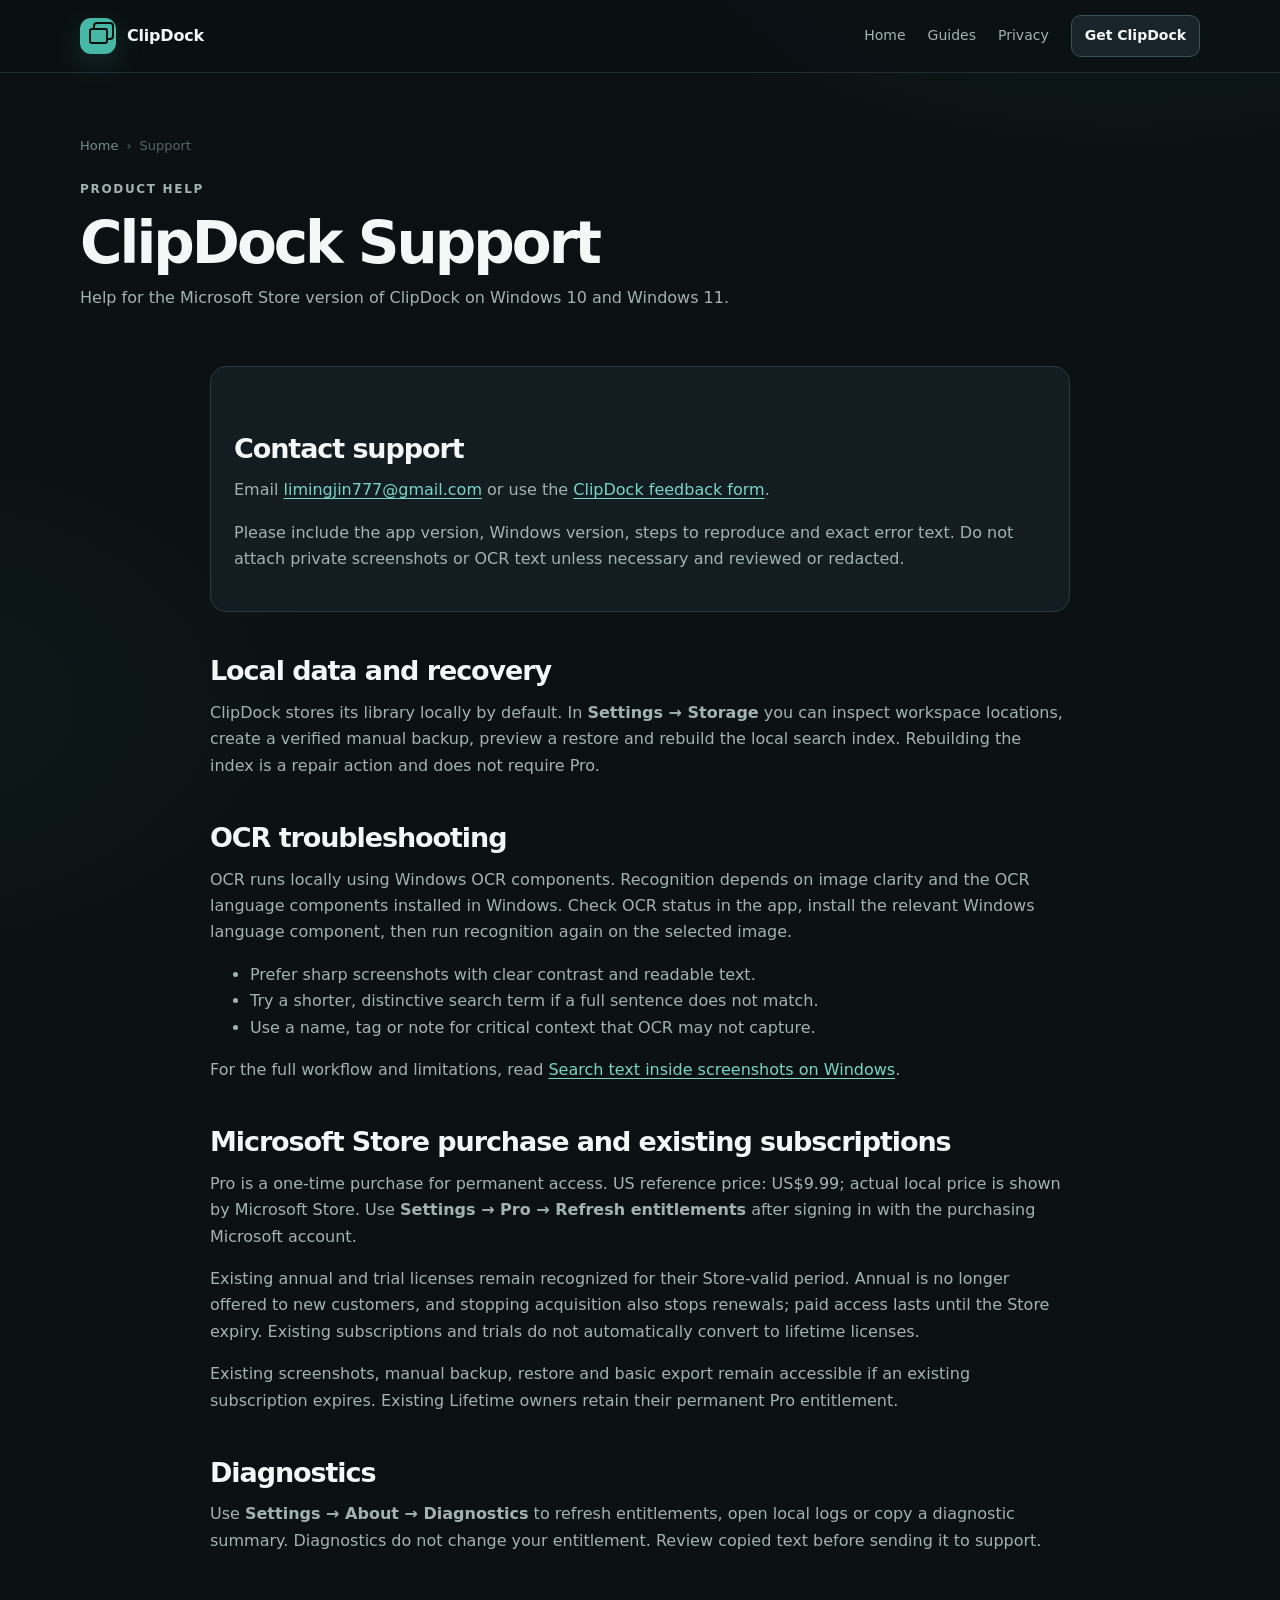
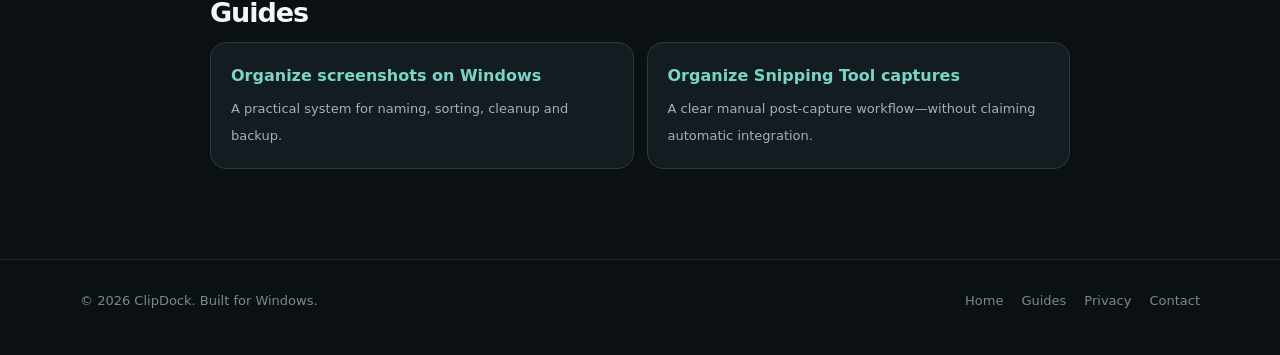
<file: support.html>
<!doctype html>
<html lang="en">
<head>
  <meta charset="utf-8" />
  <meta name="viewport" content="width=device-width,initial-scale=1" />
  <meta name="color-scheme" content="dark" />
  <meta name="theme-color" content="#0b1113" />
  <meta name="description" content="ClipDock support for local OCR, workspace recovery, backup, diagnostics and Microsoft Store entitlements." />
  <meta name="robots" content="index,follow,max-image-preview:large" />
  <link rel="canonical" href="https://getclipdock.com/support.html" />
  <link rel="icon" href="/favicon.svg" type="image/svg+xml" />
  <link rel="icon" href="/favicon-32.png" sizes="32x32" type="image/png" />
  <link rel="apple-touch-icon" href="/apple-touch-icon.png" />
  <link rel="manifest" href="/site.webmanifest" />
  <link rel="stylesheet" href="/assets/content.css" />
  <meta property="og:type" content="website" />
  <meta property="og:site_name" content="ClipDock" />
  <meta property="og:title" content="ClipDock Support" />
  <meta property="og:description" content="Help with local OCR, recovery, backup, diagnostics and Microsoft Store entitlements." />
  <meta property="og:url" content="https://getclipdock.com/support.html" />
  <meta property="og:image" content="https://getclipdock.com/assets/og/clipdock-og.png" />
  <meta name="twitter:card" content="summary_large_image" />
  <meta name="twitter:title" content="ClipDock Support" />
  <meta name="twitter:description" content="Practical help for the ClipDock Windows screenshot workspace." />
  <meta name="twitter:image" content="https://getclipdock.com/assets/og/clipdock-og.png" />
  <title>ClipDock Support</title>
</head>
<body>
  <a class="skipLink" href="#main">Skip to content</a>
  <header class="siteHeader"><div class="shell headerInner"><a class="brandLockup" href="/" aria-label="ClipDock home"><span class="brandMark" aria-hidden="true"></span><span>ClipDock</span></a><nav class="headerNav" aria-label="Primary navigation"><a href="/">Home</a><a href="/#guides">Guides</a><a href="/privacy.html">Privacy</a><a class="button buttonSmall headerStore" href="https://apps.microsoft.com/detail/9NG4M120496J?cid=clipdock_support_header" target="_blank" rel="noopener noreferrer">Get ClipDock</a></nav></div></header>

  <main id="main">
    <div class="shell legalHero"><nav class="breadcrumbs" aria-label="Breadcrumb"><a href="/">Home</a><span>›</span><span>Support</span></nav><p class="eyebrow">Product help</p><h1>ClipDock Support</h1><p>Help for the Microsoft Store version of ClipDock on Windows 10 and Windows 11.</p></div>
    <div class="shell legalBody">
      <div class="supportCard">
        <h2>Contact support</h2>
        <p>Email <a href="mailto:limingjin777@gmail.com?subject=ClipDock%20Support">limingjin777@gmail.com</a> or use the <a href="https://forms.office.com/r/xg2vda9q4z" target="_blank" rel="noopener noreferrer">ClipDock feedback form</a>.</p>
        <p>Please include the app version, Windows version, steps to reproduce and exact error text. Do not attach private screenshots or OCR text unless necessary and reviewed or redacted.</p>
      </div>

      <h2>Local data and recovery</h2>
      <p>ClipDock stores its library locally by default. In <strong>Settings → Storage</strong> you can inspect workspace locations, create a verified manual backup, preview a restore and rebuild the local search index. Rebuilding the index is a repair action and does not require Pro.</p>

      <h2>OCR troubleshooting</h2>
      <p>OCR runs locally using Windows OCR components. Recognition depends on image clarity and the OCR language components installed in Windows. Check OCR status in the app, install the relevant Windows language component, then run recognition again on the selected image.</p>
      <ul><li>Prefer sharp screenshots with clear contrast and readable text.</li><li>Try a shorter, distinctive search term if a full sentence does not match.</li><li>Use a name, tag or note for critical context that OCR may not capture.</li></ul>
      <p>For the full workflow and limitations, read <a href="/search-text-in-screenshots-windows.html">Search text inside screenshots on Windows</a>.</p>

      <h2>Microsoft Store purchase and existing subscriptions</h2>
      <p>Pro is a one-time purchase for permanent access. US reference price: US$9.99; actual local price is shown by Microsoft Store. Use <strong>Settings → Pro → Refresh entitlements</strong> after signing in with the purchasing Microsoft account.</p><p>Existing annual and trial licenses remain recognized for their Store-valid period. Annual is no longer offered to new customers, and stopping acquisition also stops renewals; paid access lasts until the Store expiry. Existing subscriptions and trials do not automatically convert to lifetime licenses.</p>
      <p>Existing screenshots, manual backup, restore and basic export remain accessible if an existing subscription expires. Existing Lifetime owners retain their permanent Pro entitlement.</p>

      <h2>Diagnostics</h2>
      <p>Use <strong>Settings → About → Diagnostics</strong> to refresh entitlements, open local logs or copy a diagnostic summary. Diagnostics do not change your entitlement. Review copied text before sending it to support.</p>

      <h2>Guides</h2>
      <div class="relatedGrid">
        <a class="relatedCard" href="/how-to-organize-screenshots-on-windows.html"><strong>Organize screenshots on Windows</strong><span>A practical system for naming, sorting, cleanup and backup.</span></a>
        <a class="relatedCard" href="/organize-snipping-tool-screenshots.html"><strong>Organize Snipping Tool captures</strong><span>A clear manual post-capture workflow—without claiming automatic integration.</span></a>
      </div>
    </div>
  </main>
  <footer><div class="shell footerInner"><span>© 2026 ClipDock. Built for Windows.</span><div class="footerLinks"><a href="/">Home</a><a href="/#guides">Guides</a><a href="/privacy.html">Privacy</a><a href="mailto:limingjin777@gmail.com">Contact</a></div></div></footer>
</body>
</html>
</file>
<file: assets/content.css>
:root{
  --bg:#0b1113;
  --bg-deep:#080d0f;
  --surface:#131d21;
  --surface-raised:#182429;
  --surface-high:#1d2b30;
  --border:#293a40;
  --border-strong:#3a5158;
  --text:#f3f7f6;
  --muted:#a2b2b2;
  --muted-2:#778b8c;
  --brand:#45b8a6;
  --brand-hover:#5ac7b6;
  --brand-soft:#153b36;
  --on-brand:#06110e;
  --pro:#d6b56c;
  --pro-soft:rgba(214,181,108,.12);
  --danger:#ff7b79;
  --shadow:0 26px 80px rgba(0,0,0,.34);
  --radius-sm:10px;
  --radius-md:16px;
  --radius-lg:24px;
  --shell:1120px;
}

*{box-sizing:border-box}
html{scroll-behavior:smooth}
body{
  margin:0;
  min-width:320px;
  color:var(--text);
  background:
    radial-gradient(820px 480px at 88% -8%,rgba(69,184,166,.11),transparent 68%),
    radial-gradient(620px 400px at -8% 36%,rgba(69,184,166,.05),transparent 72%),
    var(--bg);
  font-family:Inter,ui-sans-serif,system-ui,-apple-system,"Segoe UI",Roboto,Arial,sans-serif;
  font-size:16px;
  line-height:1.65;
  -webkit-font-smoothing:antialiased;
}

a{color:inherit}
a,button,summary{-webkit-tap-highlight-color:transparent}
a:focus-visible,summary:focus-visible{
  outline:3px solid rgba(69,184,166,.55);
  outline-offset:3px;
  border-radius:8px;
}
.skipLink{
  position:fixed;left:16px;top:-64px;z-index:100;
  padding:10px 14px;border-radius:10px;background:var(--brand);color:var(--on-brand);
  font-weight:850;transition:top .18s ease;
}
.skipLink:focus{top:16px}
.shell{width:min(var(--shell),calc(100% - 40px));margin-inline:auto}

.siteHeader{
  position:sticky;top:0;z-index:50;border-bottom:1px solid rgba(41,58,64,.72);
  background:rgba(11,17,19,.86);backdrop-filter:blur(18px);
}
.headerInner{min-height:72px;display:flex;align-items:center;justify-content:space-between;gap:24px}
.brandLockup{display:inline-flex;align-items:center;gap:11px;text-decoration:none;font-weight:850;letter-spacing:-.2px}
.brandMark{
  position:relative;display:grid;place-items:center;width:36px;height:36px;border-radius:11px;
  background:var(--brand);box-shadow:0 10px 28px rgba(69,184,166,.17);
}
.brandMark::before{
  content:"";width:15px;height:12px;border:2px solid var(--on-brand);border-radius:3px;
  box-shadow:5px -5px 0 -1px var(--brand),5px -5px 0 1px var(--on-brand);
}
.headerNav{display:flex;align-items:center;gap:22px;color:var(--muted);font-size:14px}
.headerNav a{text-decoration:none;transition:color .16s ease}
.headerNav a:hover{color:var(--text)}

.button{
  display:inline-flex;align-items:center;justify-content:center;gap:9px;min-height:46px;
  padding:11px 17px;border:1px solid var(--border-strong);border-radius:12px;
  background:var(--surface-raised);color:var(--text);text-decoration:none;font-weight:800;
  transition:transform .16s ease,background .16s ease,border-color .16s ease,box-shadow .16s ease;
}
.button:hover{transform:translateY(-1px);background:var(--surface-high);border-color:#4c666d}
.buttonPrimary{background:var(--brand);color:var(--on-brand);border-color:var(--brand);box-shadow:0 14px 32px rgba(69,184,166,.15)}
.buttonPrimary:hover{background:var(--brand-hover);border-color:var(--brand-hover)}
.buttonSmall{min-height:38px;padding:8px 13px;border-radius:10px;font-size:14px}

.breadcrumbs{display:flex;align-items:center;gap:8px;margin:0 0 24px;color:var(--muted-2);font-size:13px}
.breadcrumbs a{text-decoration:none}.breadcrumbs a:hover{color:var(--text)}
.breadcrumbs span{color:#52676c}
.guideHero{display:grid;grid-template-columns:minmax(0,1fr) minmax(390px,.78fr);gap:64px;align-items:center;padding-block:72px 66px}
.guideHeroCopy{min-width:0}
.eyebrow{margin:0 0 14px;color:var(--brand-hover);font-size:12px;font-weight:900;letter-spacing:.14em;text-transform:uppercase}
h1,h2,h3,p{margin-top:0}
h1{max-width:760px;margin-bottom:20px;font-size:clamp(42px,5.2vw,66px);line-height:1.02;letter-spacing:-.052em}
.heroLead{max-width:720px;margin-bottom:0;color:var(--muted);font-size:19px;line-height:1.65}
.heroActions{display:flex;gap:12px;flex-wrap:wrap;margin-top:28px}
.heroMeta{display:flex;gap:16px;flex-wrap:wrap;margin:22px 0 0;padding:0;list-style:none;color:var(--muted-2);font-size:13px}
.heroMeta li{display:flex;align-items:center;gap:7px}
.heroMeta li::before{content:"✓";display:grid;place-items:center;width:17px;height:17px;border-radius:50%;background:var(--brand-soft);color:var(--brand);font-size:11px;font-weight:900}

.productVisual{
  overflow:hidden;border:1px solid var(--border-strong);border-radius:20px;
  background:var(--bg-deep);box-shadow:var(--shadow),0 0 0 8px rgba(255,255,255,.018);
}
.productVisual img.actualProduct{display:block;width:100%;height:auto}
.visualTop{display:flex;align-items:center;gap:8px;height:44px;padding:0 13px;border-bottom:1px solid var(--border);background:#121a1e;color:var(--muted);font-size:10px}
.visualBrand{display:flex;align-items:center;gap:7px;color:var(--text);font-weight:850}.visualBrand i{width:14px;height:14px;border-radius:4px;background:var(--brand)}
.visualDots{display:flex;gap:5px;margin-left:auto}.visualDots i{width:5px;height:5px;border-radius:50%;background:#617478}
.visualBody{padding:18px;background:linear-gradient(145deg,#10181b,#0b1113)}
.visualSearch{display:flex;align-items:center;gap:9px;height:38px;padding:0 12px;border:1px solid var(--border-strong);border-radius:10px;background:var(--surface);color:var(--muted-2);font-size:11px}
.visualSearch b{color:#d8f2ed;font-weight:700}.visualCount{margin-left:auto;padding:2px 7px;border-radius:999px;background:var(--brand-soft);color:var(--brand);font-size:9px;font-weight:850}
.resultList{display:grid;gap:9px;margin-top:13px}
.resultRow{display:grid;grid-template-columns:64px 1fr auto;gap:10px;align-items:center;padding:9px;border:1px solid #22343a;border-radius:10px;background:#131d21}
.resultThumb{height:45px;border-radius:7px;background:linear-gradient(145deg,#dce8e4,#7ca59e);position:relative;overflow:hidden}
.resultThumb::before{content:"";position:absolute;left:8px;right:8px;top:9px;height:4px;border-radius:4px;background:#263d41;box-shadow:0 10px 0 #68827f,0 20px 0 #a5b8b4}
.resultCopy strong{display:block;font-size:10px}.resultCopy span{display:block;margin-top:4px;color:var(--muted-2);font-size:8px}.resultCopy mark{padding:0 2px;border-radius:3px;background:rgba(69,184,166,.22);color:#8ae0d3}
.resultTag{padding:3px 6px;border-radius:999px;background:var(--brand-soft);color:var(--brand);font-size:8px;font-weight:850}
.workspaceMock{display:grid;grid-template-columns:93px 1fr;min-height:286px}
.workspaceSide{padding:12px 8px;border-right:1px solid var(--border);background:#10181b}
.workspaceSide span{display:block;margin-bottom:6px;padding:7px 8px;border-radius:7px;color:#829697;font-size:8px}.workspaceSide .active{background:var(--brand-soft);color:#d8f2ed}
.workspaceCanvas{padding:13px;background:#0b1113}.workspaceHead{display:flex;justify-content:space-between;margin-bottom:10px;color:var(--muted);font-size:9px}.workspaceHead strong{color:var(--text)}
.workspaceGrid{display:grid;grid-template-columns:repeat(3,1fr);gap:8px}.workspaceCard{height:73px;border:1px solid #273b41;border-radius:8px;background:linear-gradient(145deg,#dce6e4 0 64%,#172328 64%);box-shadow:0 6px 14px rgba(0,0,0,.15)}
.workspaceCard:nth-child(2n){background:linear-gradient(145deg,#e6dfd1 0 64%,#172328 64%)}.workspaceCard.pinned{border-color:var(--brand)}
.captureFlow{display:grid;gap:11px}.flowNode{display:flex;gap:12px;align-items:center;padding:14px;border:1px solid var(--border);border-radius:12px;background:var(--surface)}
.flowNumber{display:grid;place-items:center;flex:0 0 auto;width:30px;height:30px;border-radius:9px;background:var(--brand-soft);color:var(--brand);font-size:11px;font-weight:900}.flowNode strong{display:block;font-size:12px}.flowNode span{display:block;color:var(--muted-2);font-size:9px}.flowArrow{text-align:center;color:#4a6268}
.visualCaption{margin:12px 0 0;color:var(--muted-2);font-size:11px;text-align:center}

.contentSection{padding-block:66px 92px;border-top:1px solid rgba(41,58,64,.56)}
.contentLayout{display:grid;grid-template-columns:minmax(0,760px) 260px;gap:72px;align-items:start;justify-content:space-between}
.article{min-width:0}
.article section{scroll-margin-top:100px;margin-bottom:66px}
.article section:last-child{margin-bottom:0}
.kicker{margin-bottom:10px;color:var(--brand);font-size:12px;font-weight:900;letter-spacing:.13em;text-transform:uppercase}
h2{margin-bottom:16px;font-size:clamp(30px,4vw,43px);line-height:1.13;letter-spacing:-.04em}
h3{margin:28px 0 9px;font-size:21px;line-height:1.3;letter-spacing:-.02em}
.article p,.article li{color:var(--muted)}
.article p{margin-bottom:18px}.article strong{color:var(--text)}
.article a:not(.button){color:#78d5c7;text-underline-offset:3px}
.lede{font-size:18px;line-height:1.7}
.callout{margin:28px 0;padding:22px 24px;border:1px solid rgba(69,184,166,.3);border-radius:var(--radius-md);background:rgba(21,59,54,.36)}
.callout strong{display:block;margin-bottom:6px}.callout p{margin:0;color:#b8c9c6}
.note{margin:24px 0;padding:18px 20px;border-left:3px solid var(--pro);border-radius:0 12px 12px 0;background:var(--pro-soft);color:#cbbf9f}.note strong{color:#f4e5c4}
.stepList{display:grid;gap:13px;margin:28px 0}.stepCard{display:grid;grid-template-columns:auto 1fr;gap:16px;padding:21px;border:1px solid var(--border);border-radius:var(--radius-md);background:var(--surface)}
.stepNo{display:grid;place-items:center;width:38px;height:38px;border-radius:11px;background:var(--brand-soft);color:var(--brand);font-size:12px;font-weight:900}.stepCard h3{margin:2px 0 7px;font-size:18px}.stepCard p{margin:0;font-size:14px}
.featureGrid{display:grid;grid-template-columns:repeat(2,1fr);gap:13px;margin:26px 0}.featureCard{padding:21px;border:1px solid var(--border);border-radius:var(--radius-md);background:var(--surface)}.featureCard h3{margin:0 0 8px;font-size:18px}.featureCard p{margin:0;font-size:14px}
.checkList{display:grid;gap:10px;margin:22px 0;padding:0;list-style:none}.checkList li{display:flex;gap:10px}.checkList li::before{content:"✓";color:var(--brand);font-weight:900}
.comparisonWrap{overflow-x:auto;margin:28px 0;border:1px solid var(--border);border-radius:var(--radius-md)}
.comparison{width:100%;min-width:650px;border-collapse:collapse;background:var(--surface)}
.comparison th,.comparison td{padding:15px 17px;border-bottom:1px solid var(--border);text-align:left;vertical-align:top;font-size:14px}.comparison th{background:var(--surface-raised);color:var(--text)}.comparison td{color:var(--muted)}.comparison tr:last-child td{border-bottom:0}.comparison td:first-child{color:var(--text);font-weight:750}
.sideRail{position:sticky;top:96px;padding:20px;border:1px solid var(--border);border-radius:var(--radius-md);background:rgba(19,29,33,.86)}
.sideRail strong{display:block;margin-bottom:12px;font-size:13px}.sideRail nav{display:grid;gap:9px}.sideRail a{color:var(--muted);text-decoration:none;font-size:13px}.sideRail a:hover{color:var(--text)}
.railRule{height:1px;margin:18px 0;background:var(--border)}.sideRail p{margin:0;color:var(--muted-2);font-size:12px}.sideRail .button{width:100%;margin-top:16px}
.faqList{display:grid;gap:11px;margin-top:24px}.faqList details{border:1px solid var(--border);border-radius:13px;background:var(--surface);padding:0 18px}.faqList summary{display:flex;align-items:center;justify-content:space-between;gap:20px;padding:17px 0;cursor:pointer;font-weight:750;list-style:none}.faqList summary::-webkit-details-marker{display:none}.faqList summary::after{content:"+";color:var(--brand);font-size:21px}.faqList details[open] summary::after{content:"−"}.faqList details p{margin:0 0 17px;color:var(--muted);font-size:14px}
.articleCta{display:flex;align-items:center;justify-content:space-between;gap:28px;padding:30px;border:1px solid rgba(69,184,166,.34);border-radius:var(--radius-lg);background:linear-gradient(145deg,rgba(69,184,166,.08),var(--surface))}.articleCta h2{margin-bottom:8px;font-size:30px}.articleCta p{max-width:580px;margin:0}.articleCta .button{flex:0 0 auto}
.relatedGrid{display:grid;grid-template-columns:repeat(2,1fr);gap:13px}.relatedCard{display:block;padding:20px;border:1px solid var(--border);border-radius:var(--radius-md);background:var(--surface);text-decoration:none}.relatedCard:hover{border-color:var(--border-strong);background:var(--surface-raised)}.relatedCard strong{display:block;margin-bottom:6px}.relatedCard span{color:var(--muted);font-size:13px}

.legalHero{padding-block:62px 38px}.legalHero h1{max-width:800px;margin-bottom:12px;font-size:clamp(40px,5vw,58px)}.legalHero p{max-width:760px;color:var(--muted)}
.legalBody{max-width:860px;padding-bottom:90px}.legalBody h2{margin:44px 0 13px;font-size:27px}.legalBody p,.legalBody li{color:var(--muted)}.legalBody a{color:#78d5c7;text-underline-offset:3px}.legalBody code{padding:2px 6px;border-radius:5px;background:var(--surface-high);color:#d9e5e2}
.supportCard{padding:23px;border:1px solid var(--border);border-radius:var(--radius-md);background:var(--surface)}

footer{padding:30px 0 44px;border-top:1px solid rgba(41,58,64,.7);color:var(--muted-2);font-size:13px}
.footerInner{display:flex;align-items:center;justify-content:space-between;gap:20px}.footerLinks{display:flex;gap:18px;flex-wrap:wrap}.footerLinks a{text-decoration:none}.footerLinks a:hover{color:var(--text)}

@media (max-width:940px){
  .guideHero{grid-template-columns:1fr;gap:42px;padding-top:56px}.productVisual{max-width:700px}
  .contentLayout{grid-template-columns:1fr}.sideRail{position:static;order:-1}.sideRail nav{grid-template-columns:repeat(2,1fr)}
}
@media (max-width:760px){
  .headerNav a:not(.headerStore){display:none}.guideHero{padding-block:48px 52px}
  .contentSection{padding-block:52px 70px}.article section{margin-bottom:52px}
  .featureGrid,.relatedGrid{grid-template-columns:1fr}.articleCta{align-items:flex-start;flex-direction:column}.articleCta .button{width:100%}
}
@media (max-width:560px){
  .shell{width:min(100% - 28px,var(--shell))}.headerInner{min-height:64px}.headerStore{font-size:12px;padding-inline:11px}
  h1{font-size:clamp(38px,12vw,52px)}.heroLead{font-size:17px}.heroActions{align-items:stretch;flex-direction:column}.heroActions .button{width:100%}
  .heroMeta{align-items:flex-start;flex-direction:column;gap:8px}.visualBody{padding:12px}.resultRow{grid-template-columns:52px 1fr}.resultTag{display:none}
  .workspaceMock{grid-template-columns:72px 1fr}.workspaceSide{padding-inline:5px}.workspaceSide span{padding-inline:5px}.workspaceGrid{grid-template-columns:repeat(2,1fr)}
  .stepCard{grid-template-columns:1fr}.sideRail nav{grid-template-columns:1fr}.articleCta{padding:23px}.articleCta h2{font-size:27px}
  .footerInner{align-items:flex-start;flex-direction:column}
}
@media (prefers-reduced-motion:reduce){html{scroll-behavior:auto}.button,.skipLink{transition:none}.button:hover{transform:none}}
</file>
